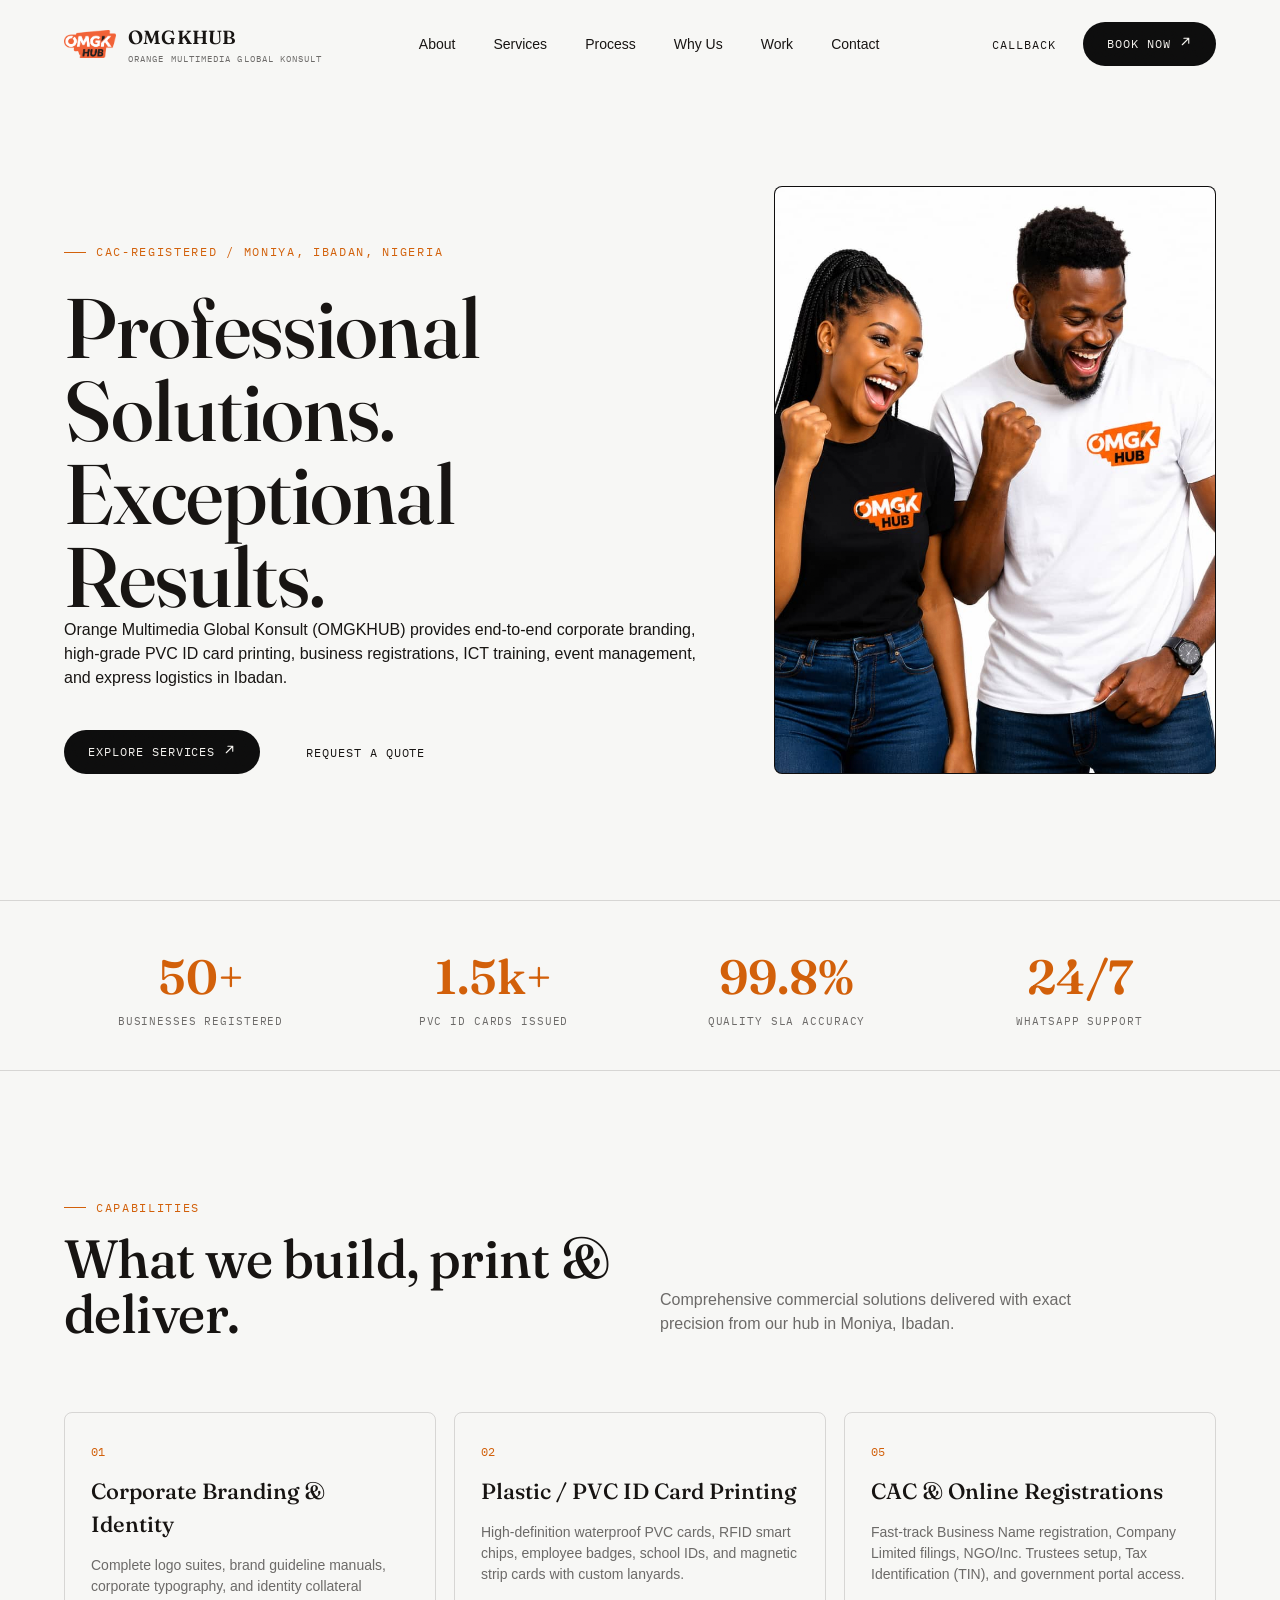
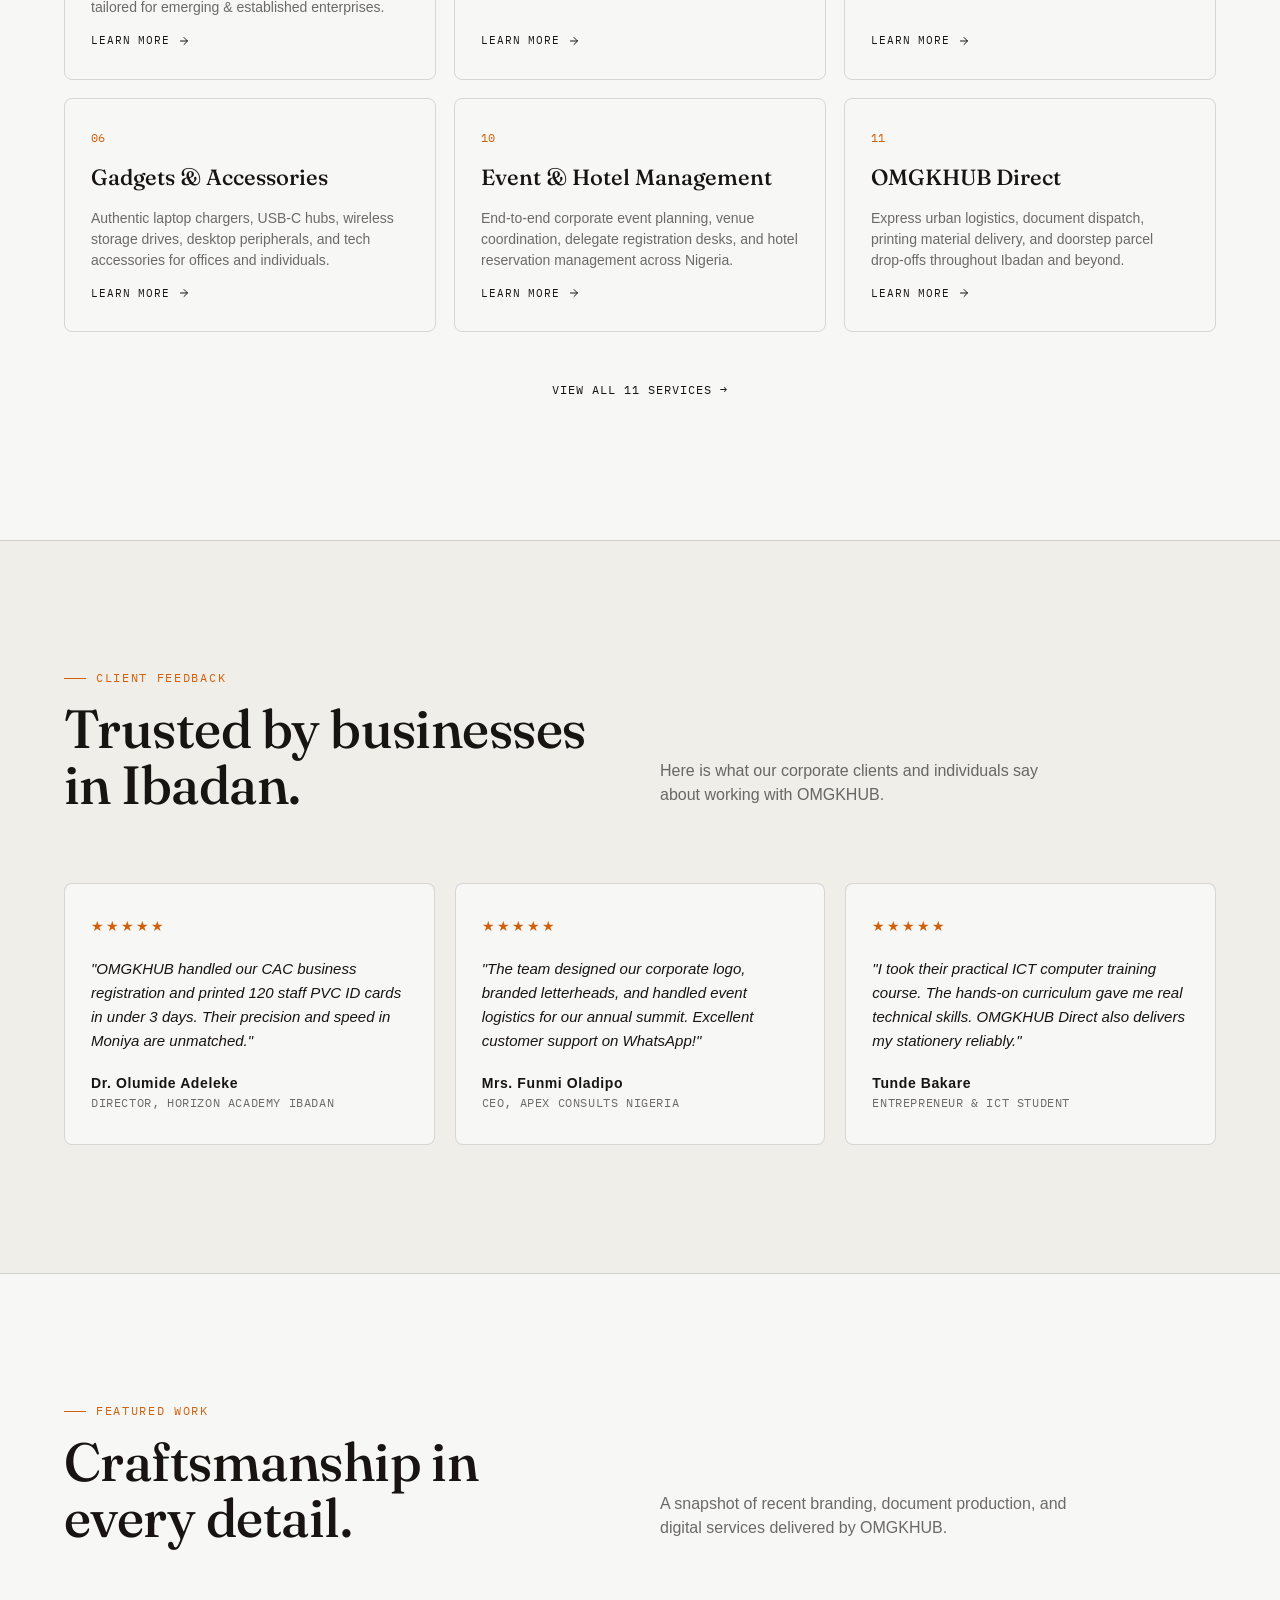
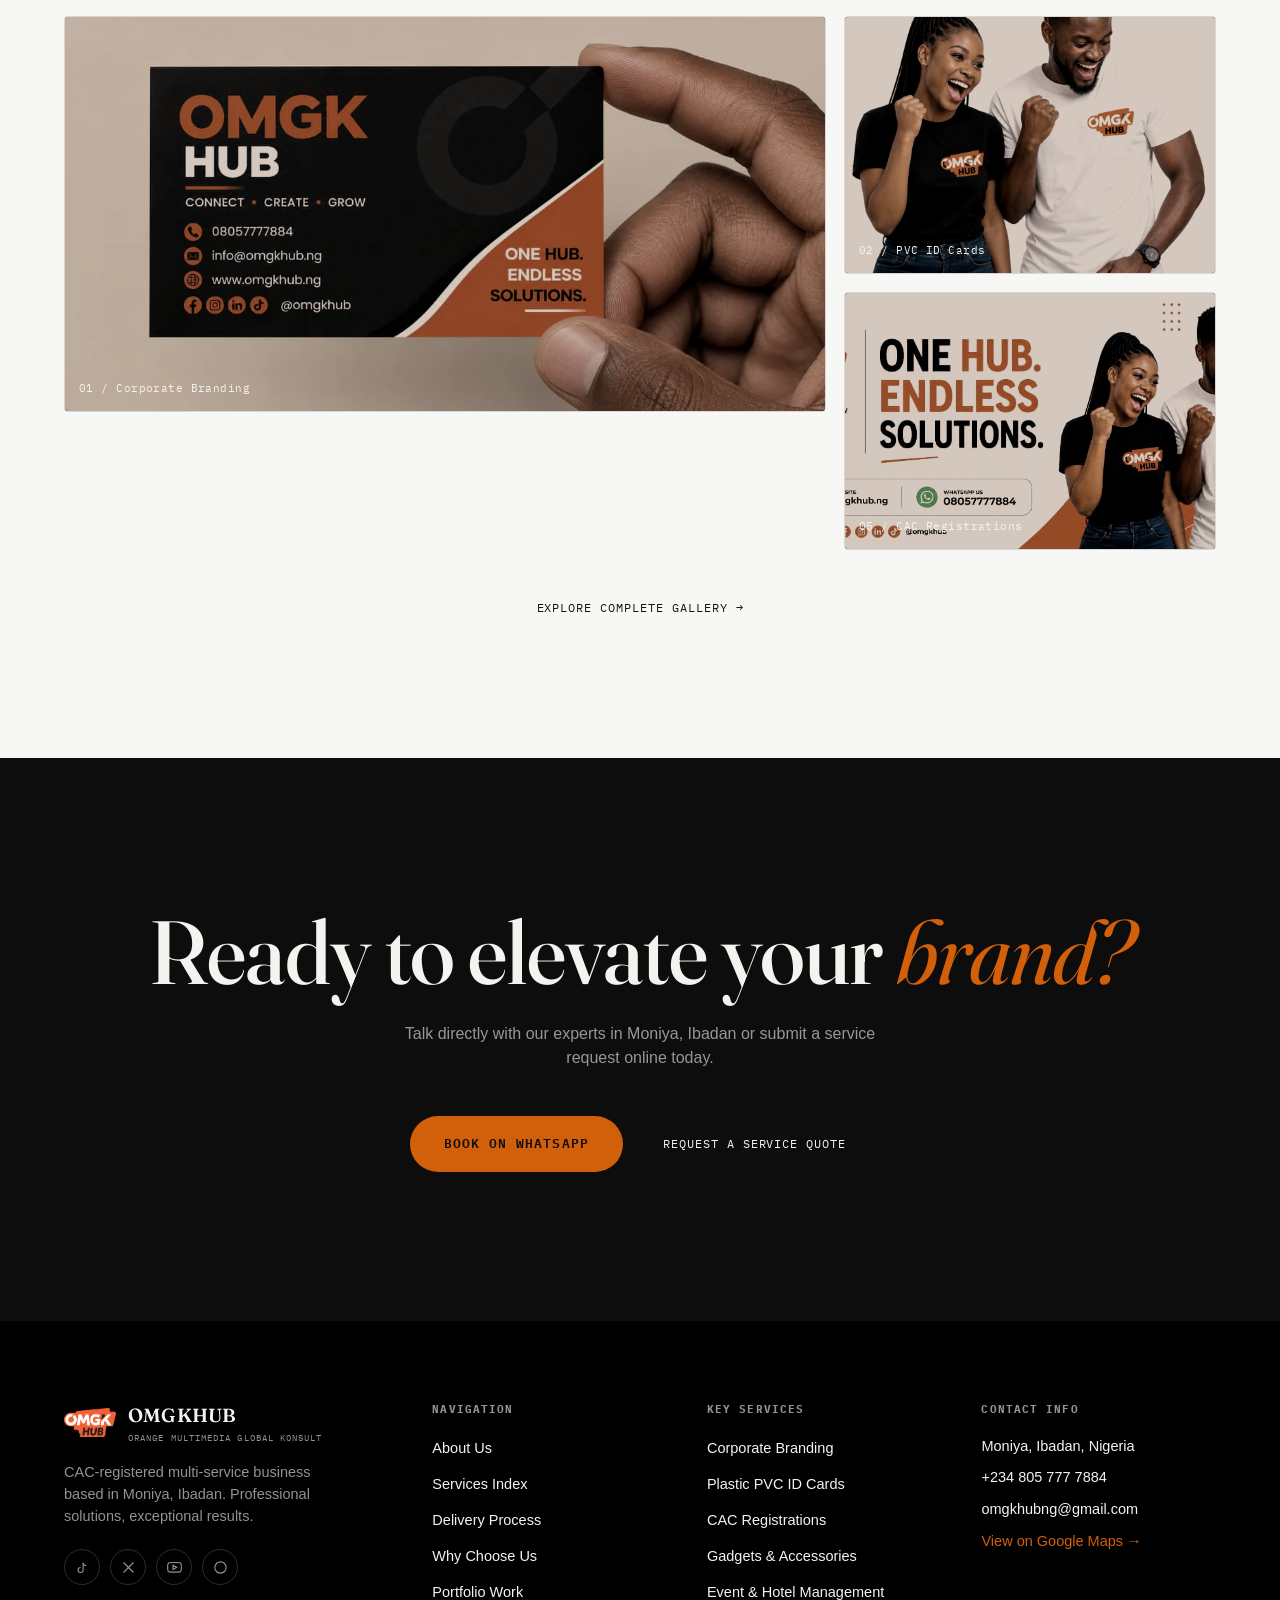
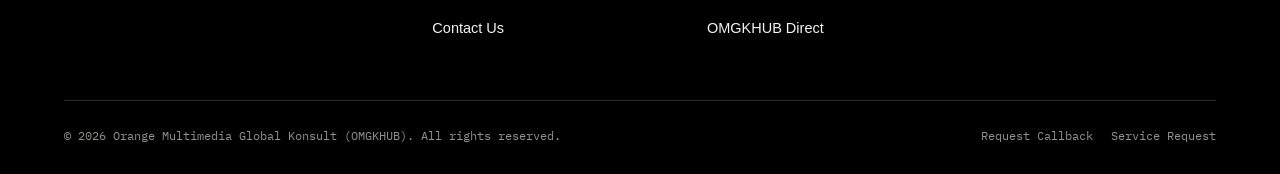
<file: index.html>
<!doctype html>
<html lang="en">
<head>
<meta charset="UTF-8">
<meta name="viewport" content="width=device-width, initial-scale=1.0">
<title>OMGKHUB | Branding, ID Cards, Print, CAC & ICT Training in Ibadan, Nigeria</title>
<meta name="description" content="Orange Multimedia Global Konsult (OMGKHUB) is a CAC-registered, multi-service company in Moniya, Ibadan offering corporate branding, plastic ID cards, graphic design, document services, CAC registration, ICT training, event management and OMGKHUB Direct delivery.">
<meta name="keywords" content="OMGKHUB, Orange Multimedia Global Konsult, corporate branding Ibadan, ID card printing Nigeria, CAC registration Ibadan, event management Ibadan, hotel management Ibadan, OMGKHUB Direct delivery">
<meta name="robots" content="index, follow">
<link rel="canonical" href="https://www.omgkhub.com/index.html">

<meta property="og:type" content="website">
<meta property="og:site_name" content="OMGKHUB">
<meta property="og:title" content="OMGKHUB | Branding, ID Cards, Print, CAC & ICT Training in Ibadan, Nigeria">
<meta property="og:description" content="Orange Multimedia Global Konsult (OMGKHUB) is a CAC-registered, multi-service company in Moniya, Ibadan offering corporate branding, plastic ID cards, graphic design, document services, CAC registration, ICT training, event management and OMGKHUB Direct delivery.">
<meta property="og:image" content="/images/og-cover.jpg">
<meta property="og:url" content="https://www.omgkhub.com/index.html">
<meta property="og:locale" content="en_NG">

<meta name="twitter:card" content="summary_large_image">
<meta name="twitter:title" content="OMGKHUB | Branding, ID Cards, Print, CAC & ICT Training in Ibadan, Nigeria">
<meta name="twitter:description" content="Orange Multimedia Global Konsult (OMGKHUB) is a CAC-registered, multi-service company in Moniya, Ibadan offering corporate branding, plastic ID cards, graphic design, document services, CAC registration, ICT training, event management and OMGKHUB Direct delivery.">
<meta name="twitter:image" content="/images/og-cover.jpg">

<!-- Strictly Favicon Only -->
<link rel="icon" type="image/png" href="images/omgkhub-logo.png">
<link rel="apple-touch-icon" href="images/omgkhub-logo.png">

<script type="application/ld+json">
{
  "@context": "https://schema.org",
  "@type": "ProfessionalService",
  "name": "Orange Multimedia Global Konsult (OMGKHUB)",
  "alternateName": "OMGKHUB",
  "description": "Orange Multimedia Global Konsult (OMGKHUB) is a CAC-registered, multi-service company in Moniya, Ibadan offering corporate branding, plastic ID cards, graphic design, document services, CAC registration, ICT training, event management and OMGKHUB Direct delivery.",
  "slogan": "Professional Solutions... Exceptional Results.",
  "email": "omgkhubng@gmail.com",
  "telephone": "+2348057777884",
  "address": {
    "@type": "PostalAddress",
    "addressLocality": "Moniya, Ibadan",
    "addressRegion": "Oyo State",
    "addressCountry": "NG"
  },
  "areaServed": "NG",
  "priceRange": "$$"
}
</script>

<link rel="preconnect" href="https://fonts.googleapis.com">
<link rel="preconnect" href="https://fonts.gstatic.com" crossorigin>
<link href="https://fonts.googleapis.com/css2?family=Fraunces:ital,opsz,wght@0,9..144,400;0,9..144,600;1,9..144,400&family=IBM+Plex+Mono:wght@400;500;600&display=swap" rel="stylesheet">
<link href="https://api.fontshare.com/v2/css?f[]=general-sans@400,500,600,700&display=swap" rel="stylesheet">
<link rel="stylesheet" href="css/style.css">
</head>
<body>
<a href="#main" class="skip-link">Skip to content</a>
<div class="grain" aria-hidden="true"></div>
<div class="reticle" id="reticle" aria-hidden="true"></div>
<header class="nav" id="nav">
  <a href="index.html" class="brand" aria-label="OMGKHUB, homepage">
    <img class="seal" src="images/omgkhub-logo.png" alt="OMGKHUB logo" width="52" height="29">
    <span>
      <span class="brand-word">OMGKHUB</span>
      <span class="brand-sub">Orange Multimedia Global Konsult</span>
    </span>
  </a>

  <nav class="nav-links" aria-label="Primary">
    <a href="about.html" class="">About</a>
    <a href="services.html" class="">Services</a>
    <a href="process.html" class="">Process</a>
    <a href="why-us.html" class="">Why Us</a>
    <a href="work.html" class="">Work</a>
    <a href="contact.html" class="">Contact</a>
  </nav>

  <div style="display:flex; align-items:center; gap:12px;">
    <button class="btn btn-secondary magnetic" data-magnetic data-open-modal="callbackModal" style="padding:10px 16px; font-size:12px;" aria-label="Request a Callback">
      <span class="btn-label">Callback</span>
    </button>
    <a href="https://wa.me/2348057777884" class="btn btn-primary magnetic" data-magnetic aria-label="Book now on WhatsApp">
      <span class="btn-label">Book Now</span>
      <svg width="13" height="13" viewBox="0 0 24 24" fill="none" aria-hidden="true"><path d="M6 18L18 6M18 6H9M18 6V15" stroke="currentColor" stroke-width="2" stroke-linecap="round" stroke-linejoin="round"/></svg>
    </a>
  </div>

  <button class="nav-toggle" id="navToggle" aria-label="Open menu" aria-expanded="false" aria-controls="mobileMenu">
    <svg width="24" height="24" viewBox="0 0 24 24" fill="none"><path d="M4 7h16M4 12h16M4 17h16" stroke="currentColor" stroke-width="1.6" stroke-linecap="round"/></svg>
  </button>
</header>

<div id="mobileMenu" class="mobile-menu" style="display:none; position:fixed; inset:0; z-index:600; background:var(--ink); color:var(--text-invert); padding:100px 30px; flex-direction:column; gap:26px;">
  <a href="index.html" style="color:var(--orange); font-family:var(--serif); font-size:32px;">Home</a>
  <a href="about.html" style="font-family:var(--serif); font-size:32px;">About</a>
  <a href="services.html" style="font-family:var(--serif); font-size:32px;">Services</a>
  <a href="process.html" style="font-family:var(--serif); font-size:32px;">Process</a>
  <a href="why-us.html" style="font-family:var(--serif); font-size:32px;">Why Us</a>
  <a href="work.html" style="font-family:var(--serif); font-size:32px;">Work</a>
  <a href="contact.html" style="font-family:var(--serif); font-size:32px;">Contact</a>
  <div style="margin-top:20px; display:flex; flex-direction:column; gap:12px;">
    <button class="btn btn-secondary" data-open-modal="callbackModal" style="width:100%; text-align:center;">Request Callback</button>
    <a href="https://wa.me/2348057777884" class="btn btn-primary" style="width:100%; text-align:center;">Book on WhatsApp</a>
  </div>
</div>
<main id="main">

  <!-- HERO SECTION -->
  <section class="hero" id="home" aria-label="Introduction">
    <div class="wrap hero-grid">
      <div>
        <div class="eyebrow hero-kicker">CAC-Registered / Moniya, Ibadan, Nigeria</div>
        <h1>
          <span class="line"><span>Professional Solutions.</span></span>
          <span class="line"><span>Exceptional Results.</span></span>
        </h1>
        <p class="hero-sub">
          Orange Multimedia Global Konsult (OMGKHUB) provides end-to-end corporate branding, high-grade PVC ID card printing, business registrations, ICT training, event management, and express logistics in Ibadan.
        </p>
        <div class="hero-actions">
          <a href="services.html" class="btn btn-primary magnetic" data-magnetic>
            <span>Explore Services</span>
            <svg width="13" height="13" viewBox="0 0 24 24" fill="none" aria-hidden="true"><path d="M6 18L18 6M18 6H9M18 6V15" stroke="currentColor" stroke-width="2" stroke-linecap="round" stroke-linejoin="round"/></svg>
          </a>
          <button class="btn btn-secondary magnetic" data-magnetic data-open-modal="serviceModal">
            <span>Request a Quote</span>
          </button>
        </div>
      </div>

      <div class="hero-frame" style="position:relative; overflow:hidden; border-radius:8px; border:1px solid var(--line);">
        <img src="images/image2.jpeg" alt="OMGKHUB Official Brand Workspace and Operations" style="width:100%; height:100%; object-fit:cover;">
      </div>
    </div>
  </section>

  <!-- KEY STATS STRIP -->
  <section class="sec" style="padding-top:40px; padding-bottom:40px; border-top:1px solid var(--line); border-bottom:1px solid var(--line);">
    <div class="wrap">
      <div style="display:grid; grid-template-columns:repeat(4, 1fr); gap:20px; text-align:center;">
        <div>
          <div style="font-family:var(--serif); font-size:clamp(32px, 4vw, 48px); font-weight:600; color:var(--orange)">50+</div>
          <div style="font-family:var(--mono); font-size:11px; text-transform:uppercase; color:var(--text-dim); letter-spacing:.08em;">Businesses Registered</div>
        </div>
        <div>
          <div style="font-family:var(--serif); font-size:clamp(32px, 4vw, 48px); font-weight:600; color:var(--orange)">1.5k+</div>
          <div style="font-family:var(--mono); font-size:11px; text-transform:uppercase; color:var(--text-dim); letter-spacing:.08em;">PVC ID Cards Issued</div>
        </div>
        <div>
          <div style="font-family:var(--serif); font-size:clamp(32px, 4vw, 48px); font-weight:600; color:var(--orange)">99.8%</div>
          <div style="font-family:var(--mono); font-size:11px; text-transform:uppercase; color:var(--text-dim); letter-spacing:.08em;">Quality SLA Accuracy</div>
        </div>
        <div>
          <div style="font-family:var(--serif); font-size:clamp(32px, 4vw, 48px); font-weight:600; color:var(--orange)">24/7</div>
          <div style="font-family:var(--mono); font-size:11px; text-transform:uppercase; color:var(--text-dim); letter-spacing:.08em;">WhatsApp Support</div>
        </div>
      </div>
    </div>
  </section>

  <!-- SERVICES PREVIEW -->
  <section class="sec" aria-labelledby="serv-h">
    <div class="wrap">
      <div class="sec-head">
        <div class="reveal">
          <div class="eyebrow">Capabilities</div>
          <h2 id="serv-h">What we build, print &amp; deliver.</h2>
        </div>
        <p class="desc reveal">Comprehensive commercial solutions delivered with exact precision from our hub in Moniya, Ibadan.</p>
      </div>

      <div class="teaser-grid reveal">
        <div class="teaser-card">
          <span class="teaser-num">01</span>
          <h3>Corporate Branding &amp; Identity</h3>
          <p>Complete logo suites, brand guideline manuals, corporate typography, and identity collateral tailored for emerging &amp; established enterprises.</p>
          <a href="services.html#service-01" class="teaser-link">Learn More <svg width="12" height="12" viewBox="0 0 24 24" fill="none"><path d="M5 12h14M12 5l7 7-7 7" stroke="currentColor" stroke-width="2" stroke-linecap="round"/></svg></a>
        </div>

        <div class="teaser-card">
          <span class="teaser-num">02</span>
          <h3>Plastic / PVC ID Card Printing</h3>
          <p>High-definition waterproof PVC cards, RFID smart chips, employee badges, school IDs, and magnetic strip cards with custom lanyards.</p>
          <a href="services.html#service-02" class="teaser-link">Learn More <svg width="12" height="12" viewBox="0 0 24 24" fill="none"><path d="M5 12h14M12 5l7 7-7 7" stroke="currentColor" stroke-width="2" stroke-linecap="round"/></svg></a>
        </div>

        <div class="teaser-card">
          <span class="teaser-num">05</span>
          <h3>CAC &amp; Online Registrations</h3>
          <p>Fast-track Business Name registration, Company Limited filings, NGO/Inc. Trustees setup, Tax Identification (TIN), and government portal access.</p>
          <a href="services.html#service-05" class="teaser-link">Learn More <svg width="12" height="12" viewBox="0 0 24 24" fill="none"><path d="M5 12h14M12 5l7 7-7 7" stroke="currentColor" stroke-width="2" stroke-linecap="round"/></svg></a>
        </div>

        <div class="teaser-card">
          <span class="teaser-num">06</span>
          <h3>Gadgets &amp; Accessories</h3>
          <p>Authentic laptop chargers, USB-C hubs, wireless storage drives, desktop peripherals, and tech accessories for offices and individuals.</p>
          <a href="services.html#service-06" class="teaser-link">Learn More <svg width="12" height="12" viewBox="0 0 24 24" fill="none"><path d="M5 12h14M12 5l7 7-7 7" stroke="currentColor" stroke-width="2" stroke-linecap="round"/></svg></a>
        </div>

        <div class="teaser-card">
          <span class="teaser-num">10</span>
          <h3>Event &amp; Hotel Management</h3>
          <p>End-to-end corporate event planning, venue coordination, delegate registration desks, and hotel reservation management across Nigeria.</p>
          <a href="services.html#service-10" class="teaser-link">Learn More <svg width="12" height="12" viewBox="0 0 24 24" fill="none"><path d="M5 12h14M12 5l7 7-7 7" stroke="currentColor" stroke-width="2" stroke-linecap="round"/></svg></a>
        </div>

        <div class="teaser-card">
          <span class="teaser-num">11</span>
          <h3>OMGKHUB Direct</h3>
          <p>Express urban logistics, document dispatch, printing material delivery, and doorstep parcel drop-offs throughout Ibadan and beyond.</p>
          <a href="services.html#service-11" class="teaser-link">Learn More <svg width="12" height="12" viewBox="0 0 24 24" fill="none"><path d="M5 12h14M12 5l7 7-7 7" stroke="currentColor" stroke-width="2" stroke-linecap="round"/></svg></a>
        </div>
      </div>

      <div style="margin-top:36px; text-align:center;">
        <a href="services.html" class="btn btn-secondary">View All 11 Services &rarr;</a>
      </div>
    </div>
  </section>

  <!-- TESTIMONIALS SECTION -->
  <section class="sec" style="background:var(--paper-dim); border-top:1px solid var(--line); border-bottom:1px solid var(--line);" aria-labelledby="testi-h">
    <div class="wrap">
      <div class="sec-head">
        <div class="reveal">
          <div class="eyebrow">Client Feedback</div>
          <h2 id="testi-h">Trusted by businesses in Ibadan.</h2>
        </div>
        <p class="desc reveal">Here is what our corporate clients and individuals say about working with OMGKHUB.</p>
      </div>

      <div class="testi-grid reveal">
        <div class="testi-card">
          <div class="testi-stars">&#9733;&#9733;&#9733;&#9733;&#9733;</div>
          <p class="testi-quote">"OMGKHUB handled our CAC business registration and printed 120 staff PVC ID cards in under 3 days. Their precision and speed in Moniya are unmatched."</p>
          <div class="testi-author">
            <strong>Dr. Olumide Adeleke</strong>
            Director, Horizon Academy Ibadan
          </div>
        </div>

        <div class="testi-card">
          <div class="testi-stars">&#9733;&#9733;&#9733;&#9733;&#9733;</div>
          <p class="testi-quote">"The team designed our corporate logo, branded letterheads, and handled event logistics for our annual summit. Excellent customer support on WhatsApp!"</p>
          <div class="testi-author">
            <strong>Mrs. Funmi Oladipo</strong>
            CEO, Apex Consults Nigeria
          </div>
        </div>

        <div class="testi-card">
          <div class="testi-stars">&#9733;&#9733;&#9733;&#9733;&#9733;</div>
          <p class="testi-quote">"I took their practical ICT computer training course. The hands-on curriculum gave me real technical skills. OMGKHUB Direct also delivers my stationery reliably."</p>
          <div class="testi-author">
            <strong>Tunde Bakare</strong>
            Entrepreneur &amp; ICT Student
          </div>
        </div>
      </div>
    </div>
  </section>

  <!-- PORTFOLIO PREVIEW -->
  <section class="sec" aria-labelledby="work-h">
    <div class="wrap">
      <div class="sec-head">
        <div class="reveal">
          <div class="eyebrow">Featured Work</div>
          <h2 id="work-h">Craftsmanship in every detail.</h2>
        </div>
        <p class="desc reveal">A snapshot of recent branding, document production, and digital services delivered by OMGKHUB.</p>
      </div>

      <div class="work-grid reveal">
        <div class="work-item">
          <div class="work-frame">
            <img src="images/image1.jpeg" alt="Corporate Branding &amp; Print Production">
          </div>
          <span class="work-tag">01 / Corporate Branding</span>
        </div>
        <div class="work-item">
          <div class="work-frame">
            <img src="images/image2.jpeg" alt="PVC ID Card Production">
          </div>
          <span class="work-tag">02 / PVC ID Cards</span>
        </div>
        <div class="work-item">
          <div class="work-frame">
            <img src="images/image3.jpeg" alt="CAC Registrations &amp; Online Portals">
          </div>
          <span class="work-tag">05 / CAC Registrations</span>
        </div>
      </div>

      <div style="margin-top:36px; text-align:center;">
        <a href="work.html" class="btn btn-secondary">Explore Complete Gallery &rarr;</a>
      </div>
    </div>
  </section>

  <!-- CTA STRIP -->
  <section class="cta" aria-labelledby="cta-h">
    <div class="wrap">
      <h2 id="cta-h">Ready to elevate your <em>brand?</em></h2>
      <p class="cta-sub">Talk directly with our experts in Moniya, Ibadan or submit a service request online today.</p>
      <div style="display:flex; justify-content:center; gap:16px; flex-wrap:wrap;">
        <a href="https://wa.me/2348057777884" class="btn btn-primary magnetic" data-magnetic>Book on WhatsApp</a>
        <button class="btn btn-secondary magnetic" data-magnetic data-open-modal="serviceModal" style="background:transparent; color:var(--text-invert); border-color:var(--line-invert);">Request a Service Quote</button>
      </div>
    </div>
  </section>

</main><footer>
  <div class="wrap">
    <div class="foot-top">
      <div class="foot-brand">
        <a href="index.html" class="brand" aria-label="OMGKHUB homepage">
          <img class="seal" src="images/omgkhub-logo.png" alt="OMGKHUB logo" width="52" height="29">
          <span>
            <span class="brand-word" style="color:var(--text-invert)">OMGKHUB</span>
            <span class="brand-sub" style="color:var(--text-invert-dim)">Orange Multimedia Global Konsult</span>
          </span>
        </a>
        <p>CAC-registered multi-service business based in Moniya, Ibadan. Professional solutions, exceptional results.</p>
        <div class="social-row" aria-label="Social Profiles">
          <a class="social-icon" href="https://tiktok.com" aria-label="TikTok" target="_blank" rel="noopener"><svg width="15" height="15" viewBox="0 0 24 24" fill="none" stroke="currentColor" stroke-width="1.8"><path d="M9 12a4 4 0 1 0 4 4V4a5 5 0 0 0 5 5"/></svg></a>
          <a class="social-icon" href="https://x.com" aria-label="X (Twitter)" target="_blank" rel="noopener"><svg width="15" height="15" viewBox="0 0 24 24" fill="none" stroke="currentColor" stroke-width="1.8"><path d="M4 4l16 16M4 20L20 4"/></svg></a>
          <a class="social-icon" href="https://youtube.com" aria-label="YouTube" target="_blank" rel="noopener"><svg width="15" height="15" viewBox="0 0 24 24" fill="none" stroke="currentColor" stroke-width="1.8"><path d="M22.54 6.42a2.78 2.78 0 0 0-1.94-2C18.88 4 12 4 12 4s-6.88 0-8.6.46a2.78 2.78 0 0 0-1.94 2A29 29 0 0 0 1 11.75a29 29 0 0 0 .46 5.33A2.78 2.78 0 0 0 3.4 19c1.72.46 8.6.46 8.6.46s6.88 0 8.6-.46a2.78 2.78 0 0 0 1.94-2 29 29 0 0 0 .46-5.25 29 29 0 0 0-.46-5.33z"/><polygon points="9.75 15.02 15.5 11.75 9.75 8.48 9.75 15.02"/></svg></a>
          <a class="social-icon" href="https://snapchat.com" aria-label="Snapchat" target="_blank" rel="noopener"><svg width="15" height="15" viewBox="0 0 24 24" fill="none" stroke="currentColor" stroke-width="1.8"><circle cx="12" cy="12" r="9"/></svg></a>
        </div>
      </div>

      <div class="foot-col">
        <h4>Navigation</h4>
        <ul>
          <li><a href="about.html">About Us</a></li>
          <li><a href="services.html">Services Index</a></li>
          <li><a href="process.html">Delivery Process</a></li>
          <li><a href="why-us.html">Why Choose Us</a></li>
          <li><a href="work.html">Portfolio Work</a></li>
          <li><a href="contact.html">Contact Us</a></li>
        </ul>
      </div>

      <div class="foot-col">
        <h4>Key Services</h4>
        <ul>
          <li><a href="services.html#service-01">Corporate Branding</a></li>
          <li><a href="services.html#service-02">Plastic PVC ID Cards</a></li>
          <li><a href="services.html#service-05">CAC Registrations</a></li>
          <li><a href="services.html#service-06">Gadgets & Accessories</a></li>
          <li><a href="services.html#service-10">Event & Hotel Management</a></li>
          <li><a href="services.html#service-11">OMGKHUB Direct</a></li>
        </ul>
      </div>

      <div class="foot-col">
        <h4>Contact Info</h4>
        <address style="display:flex; flex-direction:column; gap:10px; font-size:14.5px;">
          <span>Moniya, Ibadan, Nigeria</span>
          <a href="tel:+2348057777884">+234 805 777 7884</a>
          <a href="mailto:omgkhubng@gmail.com">omgkhubng@gmail.com</a>
          <a href="https://maps.google.com/?q=Moniya,+Ibadan,+Nigeria" target="_blank" rel="noopener" style="color:var(--orange)">View on Google Maps &rarr;</a>
        </address>
      </div>
    </div>

    <div class="foot-bottom">
      <span>&copy; <span id="year">2026</span> Orange Multimedia Global Konsult (OMGKHUB). All rights reserved.</span>
      <div style="display:flex; gap:18px;">
        <a href="#" data-open-modal="callbackModal">Request Callback</a>
        <a href="contact.html">Service Request</a>
      </div>
    </div>
  </div>
</footer>

<!-- Callback Request Modal -->
<div id="callbackModal" class="modal-overlay" aria-hidden="true">
  <div class="modal-backdrop"></div>
  <div class="modal-content">
    <button class="modal-close" aria-label="Close modal">&times;</button>
    <div style="margin-bottom:20px;">
      <div class="eyebrow">Quick Contact</div>
      <h3 style="font-family:var(--serif); font-size:24px; margin-top:6px;">Request a Callback</h3>
      <p style="font-size:14px; color:var(--text-dim); margin-top:4px;">Leave your name and phone number. Our team in Ibadan will call you back promptly.</p>
    </div>
    <form name="callback" method="POST" data-netlify="true" data-netlify-honeypot="bot-field">
      <input type="hidden" name="form-name" value="callback">
      <p class="honey" style="display:none;"><label>Don't fill this out if you're human: <input name="bot-field" /></label></p>
      <div class="field">
        <label for="cb-name">Your Name</label>
        <input type="text" id="cb-name" name="name" placeholder="e.g. Adebayo Johnson" required>
      </div>
      <div class="field">
        <label for="cb-phone">Phone / WhatsApp Number</label>
        <input type="tel" id="cb-phone" name="phone" placeholder="+234 800 000 0000" required>
      </div>
      <div class="field">
        <label for="cb-service">Service Interested In</label>
        <select id="cb-service" name="service">
          <option value="General Inquiry">General Inquiry</option>
          <option value="Corporate Branding">Corporate Branding & Identity</option>
          <option value="PVC ID Cards">Plastic / PVC ID Cards</option>
          <option value="CAC Registration">CAC & Online Registrations</option>
          <option value="Gadgets">Gadgets & Accessories</option>
          <option value="Event & Hotel Management">Event & Hotel Management</option>
          <option value="OMGKHUB Direct">OMGKHUB Direct Delivery</option>
        </select>
      </div>
      <button type="submit" class="btn btn-primary" style="width:100%; justify-content:center; padding:14px;">Request Callback Now</button>
    </form>
  </div>
</div>

<!-- Service Request Modal -->
<div id="serviceModal" class="modal-overlay" aria-hidden="true">
  <div class="modal-backdrop"></div>
  <div class="modal-content">
    <button class="modal-close" aria-label="Close modal">&times;</button>
    <div style="margin-bottom:20px;">
      <div class="eyebrow">Order & Booking</div>
      <h3 style="font-family:var(--serif); font-size:24px; margin-top:6px;">Service Request Form</h3>
      <p style="font-size:14px; color:var(--text-dim); margin-top:4px;">Specify your requirements and get a custom quote within hours.</p>
    </div>
    <form name="service-request-modal" method="POST" data-netlify="true" data-netlify-honeypot="bot-field">
      <input type="hidden" name="form-name" value="service-request-modal">
      <p class="honey" style="display:none;"><label>Don't fill this out if you're human: <input name="bot-field" /></label></p>
      <div class="form-row">
        <div class="field">
          <label for="sr-name">Full Name</label>
          <input type="text" id="sr-name" name="name" required>
        </div>
        <div class="field">
          <label for="sr-phone">Phone / WhatsApp</label>
          <input type="tel" id="sr-phone" name="phone" required>
        </div>
      </div>
      <div class="field">
        <label for="sr-email">Email Address</label>
        <input type="email" id="sr-email" name="email" required>
      </div>
      <div class="field">
        <label for="sr-service">Required Service</label>
        <select id="sr-service" name="service" required>
          <option value="Corporate Branding">01. Corporate Branding & Identity Design</option>
          <option value="Plastic PVC ID Cards">02. Plastic / PVC ID Card Printing</option>
          <option value="Graphic Design & Printing">03. Graphic Design & High-Volume Printing</option>
          <option value="Document Processing">04. Document Processing & Secretariat Services</option>
          <option value="CAC & Online Registrations">05. CAC & Online Registrations</option>
          <option value="Gadgets & Accessories">06. Gadgets & Accessories</option>
          <option value="CV Writing">07. Professional CV Writing & Resume Enhancement</option>
          <option value="Practical ICT Training">08. Practical ICT & Digital Skills Training</option>
          <option value="FinTech Account Support">09. FinTech Services - Account Opening Support</option>
          <option value="Event & Hotel Management">10. Event and Hotel Management Services</option>
          <option value="OMGKHUB Direct">11. OMGKHUB Direct (Logistics & Express Delivery)</option>
        </select>
      </div>
      <div class="field">
        <label for="sr-details">Project / Order Details</label>
        <textarea id="sr-details" name="details" placeholder="Describe scope, quantity, deadlines, or specific preferences..." required></textarea>
      </div>
      <button type="submit" class="btn btn-primary" style="width:100%; justify-content:center; padding:14px;">Submit Service Request</button>
    </form>
  </div>
</div>
<script src="js/main.js"></script>
</body>
</html>
</file>
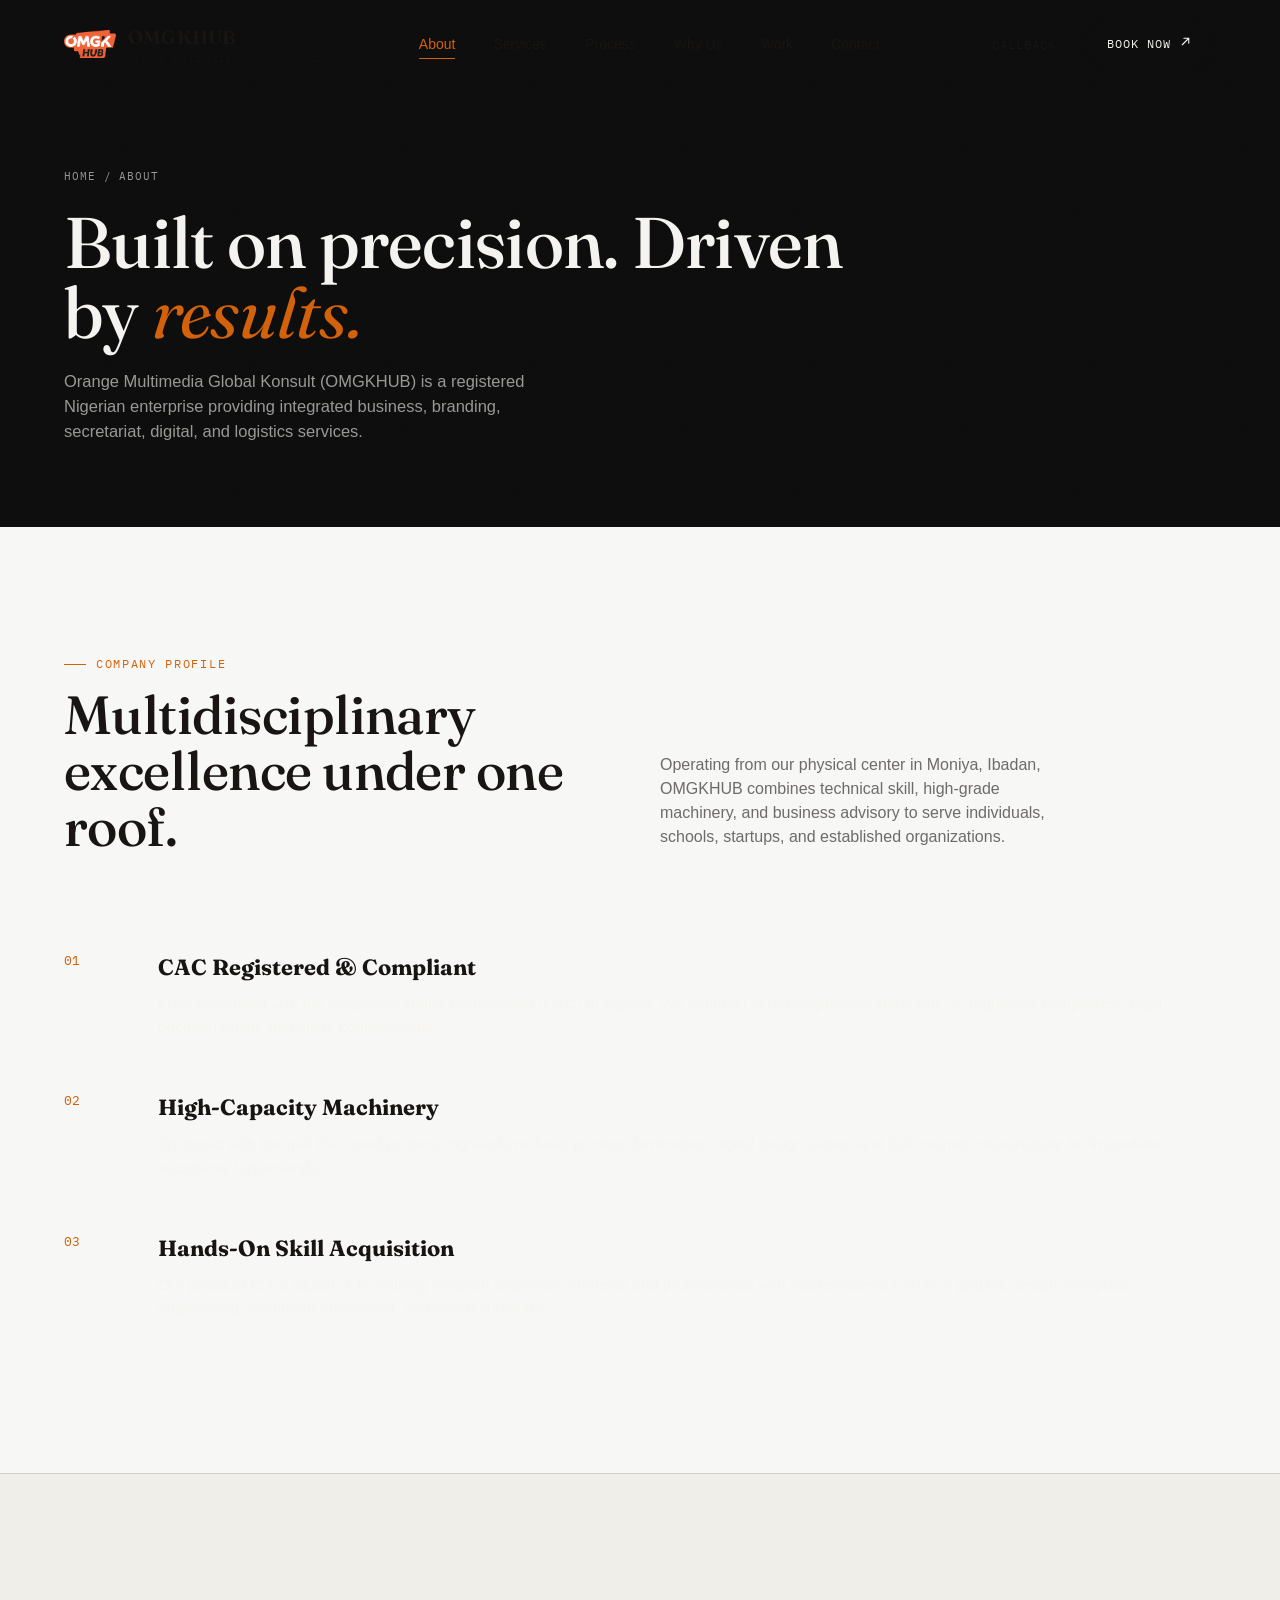
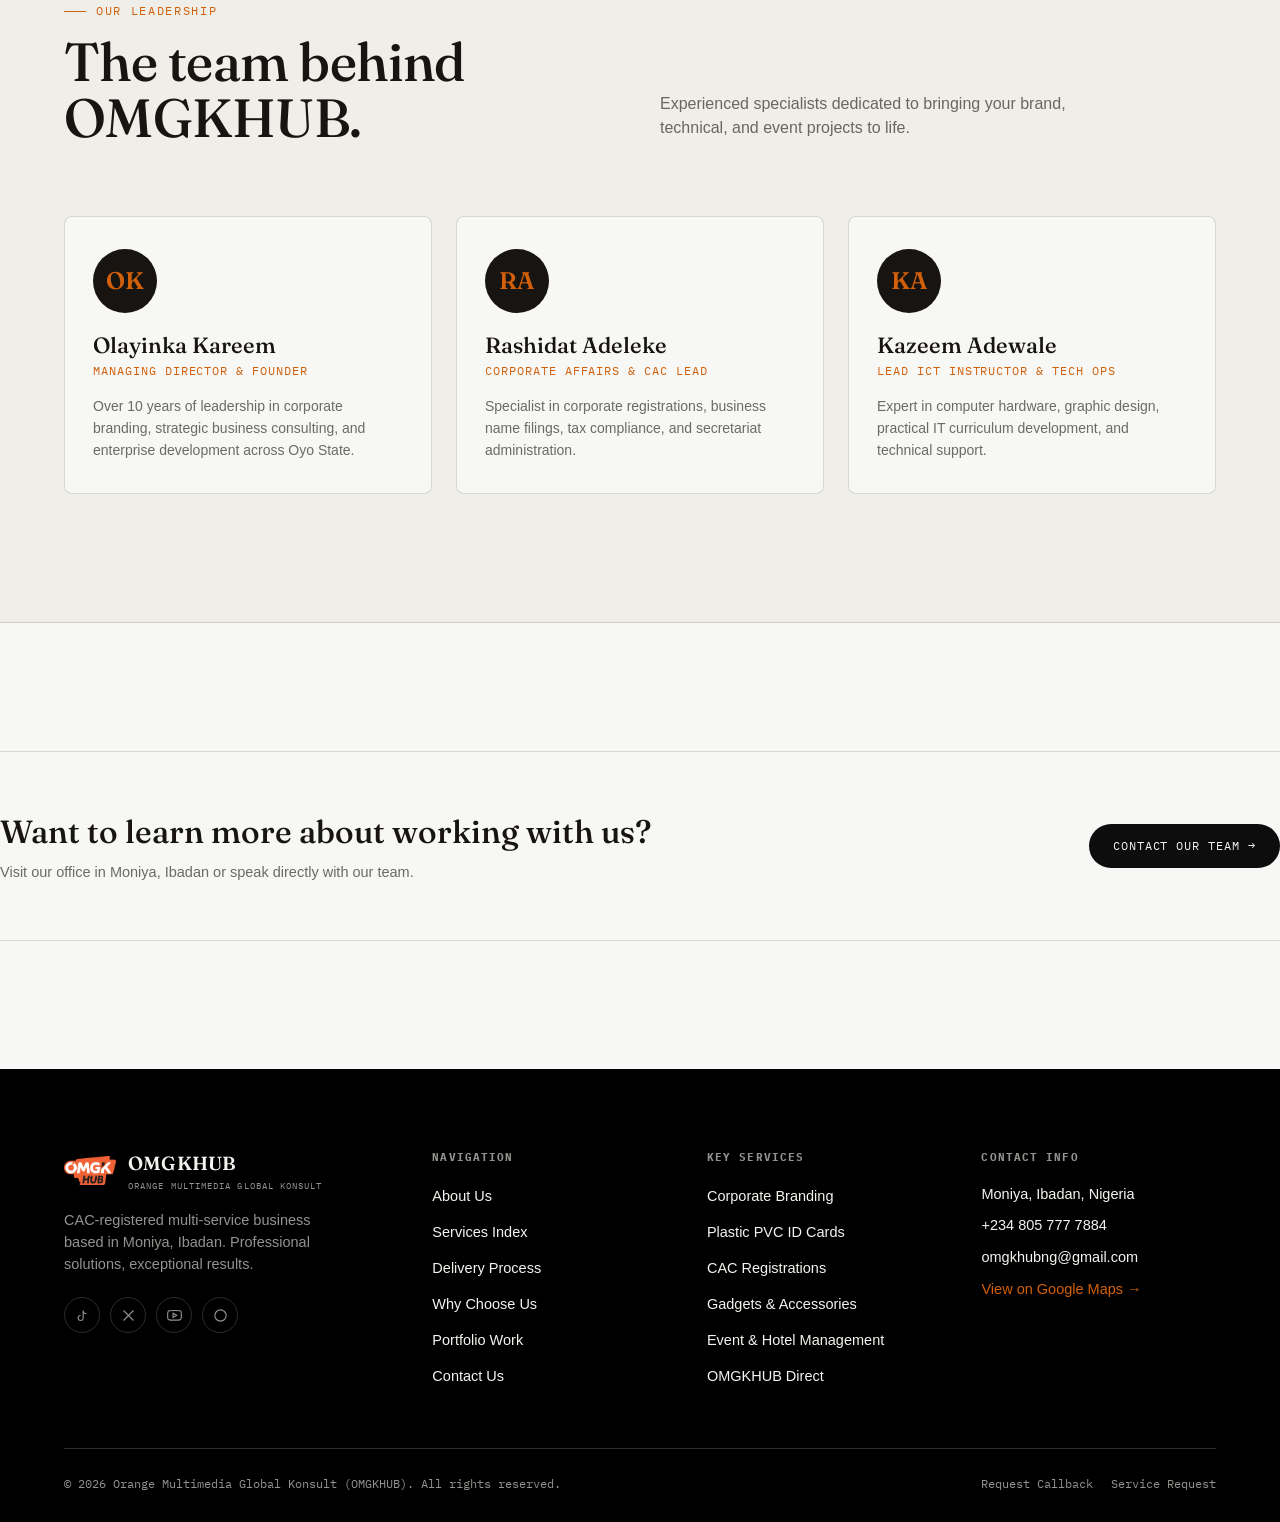
<file: about.html>
<!doctype html>
<html lang="en">

<head>
  <meta charset="UTF-8">
  <meta name="viewport" content="width=device-width, initial-scale=1.0">
  <title>About OMGKHUB | Our Mission, Leadership & Track Record in Ibadan</title>
  <meta name="description"
    content="Learn about Orange Multimedia Global Konsult (OMGKHUB) — a CAC-registered multi-service enterprise based in Moniya, Ibadan offering branding, printing, CAC filings, ICT training and event services.">
  <meta name="keywords"
    content="OMGKHUB, Orange Multimedia Global Konsult, corporate branding Ibadan, ID card printing Nigeria, CAC registration Ibadan, event management Ibadan, hotel management Ibadan, OMGKHUB Direct delivery">
  <meta name="robots" content="index, follow">
  <link rel="canonical" href="https://www.omgkhub.com/about.html">

  <meta property="og:type" content="website">
  <meta property="og:site_name" content="OMGKHUB">
  <meta property="og:title" content="About OMGKHUB | Our Mission, Leadership & Track Record in Ibadan">
  <meta property="og:description"
    content="Learn about Orange Multimedia Global Konsult (OMGKHUB) — a CAC-registered multi-service enterprise based in Moniya, Ibadan offering branding, printing, CAC filings, ICT training and event services.">
  <meta property="og:image" content="/images/og-cover.jpg">
  <meta property="og:url" content="https://www.omgkhub.com/about.html">
  <meta property="og:locale" content="en_NG">

  <meta name="twitter:card" content="summary_large_image">
  <meta name="twitter:title" content="About OMGKHUB | Our Mission, Leadership & Track Record in Ibadan">
  <meta name="twitter:description"
    content="Learn about Orange Multimedia Global Konsult (OMGKHUB) — a CAC-registered multi-service enterprise based in Moniya, Ibadan offering branding, printing, CAC filings, ICT training and event services.">
  <meta name="twitter:image" content="/images/og-cover.jpg">

  <!-- Strictly Favicon Only -->
  <link rel="icon" type="image/png" href="images/omgkhub-logo.png">
  <link rel="apple-touch-icon" href="images/omgkhub-logo.png">

  <script type="application/ld+json">
{
  "@context": "https://schema.org",
  "@type": "ProfessionalService",
  "name": "Orange Multimedia Global Konsult (OMGKHUB)",
  "alternateName": "OMGKHUB",
  "description": "Learn about Orange Multimedia Global Konsult (OMGKHUB) — a CAC-registered multi-service enterprise based in Moniya, Ibadan offering branding, printing, CAC filings, ICT training and event services.",
  "slogan": "Professional Solutions... Exceptional Results.",
  "email": "omgkhubng@gmail.com",
  "telephone": "+2348057777884",
  "address": {
    "@type": "PostalAddress",
    "addressLocality": "Moniya, Ibadan",
    "addressRegion": "Oyo State",
    "addressCountry": "NG"
  },
  "areaServed": "NG",
  "priceRange": "$$"
}
</script>

  <link rel="preconnect" href="https://fonts.googleapis.com">
  <link rel="preconnect" href="https://fonts.gstatic.com" crossorigin>
  <link
    href="https://fonts.googleapis.com/css2?family=Fraunces:ital,opsz,wght@0,9..144,400;0,9..144,600;1,9..144,400&family=IBM+Plex+Mono:wght@400;500;600&display=swap"
    rel="stylesheet">
  <link href="https://api.fontshare.com/v2/css?f[]=general-sans@400,500,600,700&display=swap" rel="stylesheet">
  <link rel="stylesheet" href="css/style.css">
</head>

<body>
  <a href="#main" class="skip-link">Skip to content</a>
  <div class="grain" aria-hidden="true"></div>
  <div class="reticle" id="reticle" aria-hidden="true"></div>
  <header class="nav" id="nav">
    <a href="index.html" class="brand" aria-label="OMGKHUB, homepage">
      <img class="seal" src="images/omgkhub-logo.png" alt="OMGKHUB logo" width="52" height="29">
      <span>
        <span class="brand-word">OMGKHUB</span>
        <span class="brand-sub">Orange Multimedia Global Konsult</span>
      </span>
    </a>

    <nav class="nav-links" aria-label="Primary">
      <a href="about.html" class="active">About</a>
      <a href="services.html" class="">Services</a>
      <a href="process.html" class="">Process</a>
      <a href="why-us.html" class="">Why Us</a>
      <a href="work.html" class="">Work</a>
      <a href="contact.html" class="">Contact</a>
    </nav>

    <div style="display:flex; align-items:center; gap:12px;">
      <button class="btn btn-secondary magnetic" data-magnetic data-open-modal="callbackModal"
        style="padding:10px 16px; font-size:12px;" aria-label="Request a Callback">
        <span class="btn-label">Callback</span>
      </button>
      <a href="https://wa.me/2348057777884" class="btn btn-primary magnetic" data-magnetic
        aria-label="Book now on WhatsApp">
        <span class="btn-label">Book Now</span>
        <svg width="13" height="13" viewBox="0 0 24 24" fill="none" aria-hidden="true">
          <path d="M6 18L18 6M18 6H9M18 6V15" stroke="currentColor" stroke-width="2" stroke-linecap="round"
            stroke-linejoin="round" />
        </svg>
      </a>
    </div>

    <button class="nav-toggle" id="navToggle" aria-label="Open menu" aria-expanded="false" aria-controls="mobileMenu">
      <svg width="24" height="24" viewBox="0 0 24 24" fill="none">
        <path d="M4 7h16M4 12h16M4 17h16" stroke="currentColor" stroke-width="1.6" stroke-linecap="round" />
      </svg>
    </button>
  </header>

  <div id="mobileMenu" class="mobile-menu"
    style="display:none; position:fixed; inset:0; z-index:600; background:var(--ink); color:var(--text-invert); padding:100px 30px; flex-direction:column; gap:26px;">
    <a href="index.html" style="font-family:var(--serif); font-size:32px;">Home</a>
    <a href="about.html" style="color:var(--orange); font-family:var(--serif); font-size:32px;">About</a>
    <a href="services.html" style="font-family:var(--serif); font-size:32px;">Services</a>
    <a href="process.html" style="font-family:var(--serif); font-size:32px;">Process</a>
    <a href="why-us.html" style="font-family:var(--serif); font-size:32px;">Why Us</a>
    <a href="work.html" style="font-family:var(--serif); font-size:32px;">Work</a>
    <a href="contact.html" style="font-family:var(--serif); font-size:32px;">Contact</a>
    <div style="margin-top:20px; display:flex; flex-direction:column; gap:12px;">
      <button class="btn btn-secondary" data-open-modal="callbackModal" style="width:100%; text-align:center;">Request
        Callback</button>
      <a href="https://wa.me/2348057777884" class="btn btn-primary" style="width:100%; text-align:center;">Book on
        WhatsApp</a>
    </div>
  </div>
  <main id="main">
    <section class="page-hero">
      <div class="wrap">
        <div class="breadcrumb">
          <a href="index.html">Home</a> <span>/</span> <span>About</span>
        </div>
        <h1>Built on precision. Driven by <em>results.</em></h1>
        <p class="page-sub">Orange Multimedia Global Konsult (OMGKHUB) is a registered Nigerian enterprise providing
          integrated business, branding, secretariat, digital, and logistics services.</p>
      </div>
    </section>

    <section class="sec">
      <div class="wrap">
        <div class="sec-head">
          <div class="reveal">
            <div class="eyebrow">Company Profile</div>
            <h2>Multidisciplinary excellence under one roof.</h2>
          </div>
          <p class="desc reveal">Operating from our physical center in Moniya, Ibadan, OMGKHUB combines technical skill,
            high-grade machinery, and business advisory to serve individuals, schools, startups, and established
            organizations.</p>
        </div>

        <div class="exec-list reveal">
          <div class="exec-item">
            <span class="exec-num">01</span>
            <div>
              <h3 style="font-family:var(--serif); font-size:22px; margin-bottom:8px;">CAC Registered &amp; Compliant
              </h3>
              <p>Fully accredited with the Corporate Affairs Commission (CAC) of Nigeria. We maintain zero-compromise
                standards on regulatory compliance, legal documentation, and client confidentiality.</p>
            </div>
          </div>
          <div class="exec-item">
            <span class="exec-num">02</span>
            <div>
              <h3 style="font-family:var(--serif); font-size:22px; margin-bottom:8px;">High-Capacity Machinery</h3>
              <p>Equipped with thermal PVC card printers, high-volume laser printers, laminators, digital design suites,
                and fast internet infrastructure for immediate secretariat turnarounds.</p>
            </div>
          </div>
          <div class="exec-item">
            <span class="exec-num">03</span>
            <div>
              <h3 style="font-family:var(--serif); font-size:22px; margin-bottom:8px;">Hands-On Skill Acquisition</h3>
              <p>Our practical ICT &amp; digital skills training program empowers students and professionals with
                market-relevant skills in graphic design, computer engineering, document processing, and web technology.
              </p>
            </div>
          </div>
        </div>
      </div>
    </section>

    <!-- TEAM SECTION -->
    <section class="sec"
      style="background:var(--paper-dim); border-top:1px solid var(--line); border-bottom:1px solid var(--line);">
      <div class="wrap">
        <div class="sec-head">
          <div class="reveal">
            <div class="eyebrow">Our Leadership</div>
            <h2>The team behind OMGKHUB.</h2>
          </div>
          <p class="desc reveal">Experienced specialists dedicated to bringing your brand, technical, and event projects
            to life.</p>
        </div>

        <div class="team-grid reveal">
          <div class="team-card">
            <div class="team-avatar">OK</div>
            <div>
              <h3 class="team-name">Olayinka Kareem</h3>
              <div class="team-role">Managing Director &amp; Founder</div>
            </div>
            <p class="team-bio">Over 10 years of leadership in corporate branding, strategic business consulting, and
              enterprise development across Oyo State.</p>
          </div>

          <div class="team-card">
            <div class="team-avatar">RA</div>
            <div>
              <h3 class="team-name">Rashidat Adeleke</h3>
              <div class="team-role">Corporate Affairs &amp; CAC Lead</div>
            </div>
            <p class="team-bio">Specialist in corporate registrations, business name filings, tax compliance, and
              secretariat administration.</p>
          </div>

          <div class="team-card">
            <div class="team-avatar">KA</div>
            <div>
              <h3 class="team-name">Kazeem Adewale</h3>
              <div class="team-role">Lead ICT Instructor &amp; Tech Ops</div>
            </div>
            <p class="team-bio">Expert in computer hardware, graphic design, practical IT curriculum development, and
              technical support.</p>
          </div>
        </div>
      </div>
    </section>

    <section class="sec">
      <div class="wrap mini-cta">
        <div>
          <h3>Want to learn more about working with us?</h3>
          <p>Visit our office in Moniya, Ibadan or speak directly with our team.</p>
        </div>
        <a href="contact.html" class="btn btn-primary">Contact Our Team &rarr;</a>
      </div>
    </section>
  </main>
  <footer>
    <div class="wrap">
      <div class="foot-top">
        <div class="foot-brand">
          <a href="index.html" class="brand" aria-label="OMGKHUB homepage">
            <img class="seal" src="images/omgkhub-logo.png" alt="OMGKHUB logo" width="52" height="29">
            <span>
              <span class="brand-word" style="color:var(--text-invert)">OMGKHUB</span>
              <span class="brand-sub" style="color:var(--text-invert-dim)">Orange Multimedia Global Konsult</span>
            </span>
          </a>
          <p>CAC-registered multi-service business based in Moniya, Ibadan. Professional solutions, exceptional results.
          </p>
          <div class="social-row" aria-label="Social Profiles">
            <a class="social-icon" href="https://tiktok.com" aria-label="TikTok" target="_blank" rel="noopener"><svg
                width="15" height="15" viewBox="0 0 24 24" fill="none" stroke="currentColor" stroke-width="1.8">
                <path d="M9 12a4 4 0 1 0 4 4V4a5 5 0 0 0 5 5" />
              </svg></a>
            <a class="social-icon" href="https://x.com" aria-label="X (Twitter)" target="_blank" rel="noopener"><svg
                width="15" height="15" viewBox="0 0 24 24" fill="none" stroke="currentColor" stroke-width="1.8">
                <path d="M4 4l16 16M4 20L20 4" />
              </svg></a>
            <a class="social-icon" href="https://youtube.com" aria-label="YouTube" target="_blank" rel="noopener"><svg
                width="15" height="15" viewBox="0 0 24 24" fill="none" stroke="currentColor" stroke-width="1.8">
                <path
                  d="M22.54 6.42a2.78 2.78 0 0 0-1.94-2C18.88 4 12 4 12 4s-6.88 0-8.6.46a2.78 2.78 0 0 0-1.94 2A29 29 0 0 0 1 11.75a29 29 0 0 0 .46 5.33A2.78 2.78 0 0 0 3.4 19c1.72.46 8.6.46 8.6.46s6.88 0 8.6-.46a2.78 2.78 0 0 0 1.94-2 29 29 0 0 0 .46-5.25 29 29 0 0 0-.46-5.33z" />
                <polygon points="9.75 15.02 15.5 11.75 9.75 8.48 9.75 15.02" />
              </svg></a>
            <a class="social-icon" href="https://snapchat.com" aria-label="Snapchat" target="_blank" rel="noopener"><svg
                width="15" height="15" viewBox="0 0 24 24" fill="none" stroke="currentColor" stroke-width="1.8">
                <circle cx="12" cy="12" r="9" />
              </svg></a>
          </div>
        </div>

        <div class="foot-col">
          <h4>Navigation</h4>
          <ul>
            <li><a href="about.html">About Us</a></li>
            <li><a href="services.html">Services Index</a></li>
            <li><a href="process.html">Delivery Process</a></li>
            <li><a href="why-us.html">Why Choose Us</a></li>
            <li><a href="work.html">Portfolio Work</a></li>
            <li><a href="contact.html">Contact Us</a></li>
          </ul>
        </div>

        <div class="foot-col">
          <h4>Key Services</h4>
          <ul>
            <li><a href="services.html#service-01">Corporate Branding</a></li>
            <li><a href="services.html#service-02">Plastic PVC ID Cards</a></li>
            <li><a href="services.html#service-05">CAC Registrations</a></li>
            <li><a href="services.html#service-06">Gadgets & Accessories</a></li>
            <li><a href="services.html#service-10">Event & Hotel Management</a></li>
            <li><a href="services.html#service-11">OMGKHUB Direct</a></li>
          </ul>
        </div>

        <div class="foot-col">
          <h4>Contact Info</h4>
          <address style="display:flex; flex-direction:column; gap:10px; font-size:14.5px;">
            <span>Moniya, Ibadan, Nigeria</span>
            <a href="tel:+2348057777884">+234 805 777 7884</a>
            <a href="mailto:omgkhubng@gmail.com">omgkhubng@gmail.com</a>
            <a href="https://maps.google.com/?q=Moniya,+Ibadan,+Nigeria" target="_blank" rel="noopener"
              style="color:var(--orange)">View on Google Maps &rarr;</a>
          </address>
        </div>
      </div>

      <div class="foot-bottom">
        <span>&copy; <span id="year">2026</span> Orange Multimedia Global Konsult (OMGKHUB). All rights reserved.</span>
        <div style="display:flex; gap:18px;">
          <a href="#" data-open-modal="callbackModal">Request Callback</a>
          <a href="contact.html">Service Request</a>
        </div>
      </div>
    </div>
  </footer>

  <!-- Callback Request Modal -->
  <div id="callbackModal" class="modal-overlay" aria-hidden="true">
    <div class="modal-backdrop"></div>
    <div class="modal-content">
      <button class="modal-close" aria-label="Close modal">&times;</button>
      <div style="margin-bottom:20px;">
        <div class="eyebrow">Quick Contact</div>
        <h3 style="font-family:var(--serif); font-size:24px; margin-top:6px;">Request a Callback</h3>
        <p style="font-size:14px; color:var(--text-dim); margin-top:4px;">Leave your name and phone number. Our team in
          Ibadan will call you back promptly.</p>
      </div>
      <form name="callback" method="POST" data-netlify="true" data-netlify-honeypot="bot-field">
        <input type="hidden" name="form-name" value="callback">
        <p class="honey" style="display:none;"><label>Don't fill this out if you're human: <input
              name="bot-field" /></label></p>
        <div class="field">
          <label for="cb-name">Your Name</label>
          <input type="text" id="cb-name" name="name" placeholder="e.g. Adebayo Johnson" required>
        </div>
        <div class="field">
          <label for="cb-phone">Phone / WhatsApp Number</label>
          <input type="tel" id="cb-phone" name="phone" placeholder="+234 800 000 0000" required>
        </div>
        <div class="field">
          <label for="cb-service">Service Interested In</label>
          <select id="cb-service" name="service">
            <option value="General Inquiry">General Inquiry</option>
            <option value="Corporate Branding">Corporate Branding & Identity</option>
            <option value="PVC ID Cards">Plastic / PVC ID Cards</option>
            <option value="CAC Registration">CAC & Online Registrations</option>
            <option value="Gadgets">Gadgets & Accessories</option>
            <option value="Event & Hotel Management">Event & Hotel Management</option>
            <option value="OMGKHUB Direct">OMGKHUB Direct Delivery</option>
          </select>
        </div>
        <button type="submit" class="btn btn-primary" style="width:100%; justify-content:center; padding:14px;">Request
          Callback Now</button>
      </form>
    </div>
  </div>

  <!-- Service Request Modal -->
  <div id="serviceModal" class="modal-overlay" aria-hidden="true">
    <div class="modal-backdrop"></div>
    <div class="modal-content">
      <button class="modal-close" aria-label="Close modal">&times;</button>
      <div style="margin-bottom:20px;">
        <div class="eyebrow">Order & Booking</div>
        <h3 style="font-family:var(--serif); font-size:24px; margin-top:6px;">Service Request Form</h3>
        <p style="font-size:14px; color:var(--text-dim); margin-top:4px;">Specify your requirements and get a custom
          quote within hours.</p>
      </div>
      <form name="service-request-modal" method="POST" data-netlify="true" data-netlify-honeypot="bot-field">
        <input type="hidden" name="form-name" value="service-request-modal">
        <p class="honey" style="display:none;"><label>Don't fill this out if you're human: <input
              name="bot-field" /></label></p>
        <div class="form-row">
          <div class="field">
            <label for="sr-name">Full Name</label>
            <input type="text" id="sr-name" name="name" required>
          </div>
          <div class="field">
            <label for="sr-phone">Phone / WhatsApp</label>
            <input type="tel" id="sr-phone" name="phone" required>
          </div>
        </div>
        <div class="field">
          <label for="sr-email">Email Address</label>
          <input type="email" id="sr-email" name="email" required>
        </div>
        <div class="field">
          <label for="sr-service">Required Service</label>
          <select id="sr-service" name="service" required>
            <option value="Corporate Branding">01. Corporate Branding & Identity Design</option>
            <option value="Plastic PVC ID Cards">02. Plastic / PVC ID Card Printing</option>
            <option value="Graphic Design & Printing">03. Graphic Design & High-Volume Printing</option>
            <option value="Document Processing">04. Document Processing & Secretariat Services</option>
            <option value="CAC & Online Registrations">05. CAC & Online Registrations</option>
            <option value="Gadgets & Accessories">06. Gadgets & Accessories</option>
            <option value="CV Writing">07. Professional CV Writing & Resume Enhancement</option>
            <option value="Practical ICT Training">08. Practical ICT & Digital Skills Training</option>
            <option value="FinTech Account Support">09. FinTech Services - Account Opening Support</option>
            <option value="Event & Hotel Management">10. Event and Hotel Management Services</option>
            <option value="OMGKHUB Direct">11. OMGKHUB Direct (Logistics & Express Delivery)</option>
          </select>
        </div>
        <div class="field">
          <label for="sr-details">Project / Order Details</label>
          <textarea id="sr-details" name="details"
            placeholder="Describe scope, quantity, deadlines, or specific preferences..." required></textarea>
        </div>
        <button type="submit" class="btn btn-primary" style="width:100%; justify-content:center; padding:14px;">Submit
          Service Request</button>
      </form>
    </div>
  </div>
  <script src="js/main.js"></script>
</body>

</html>
</file>
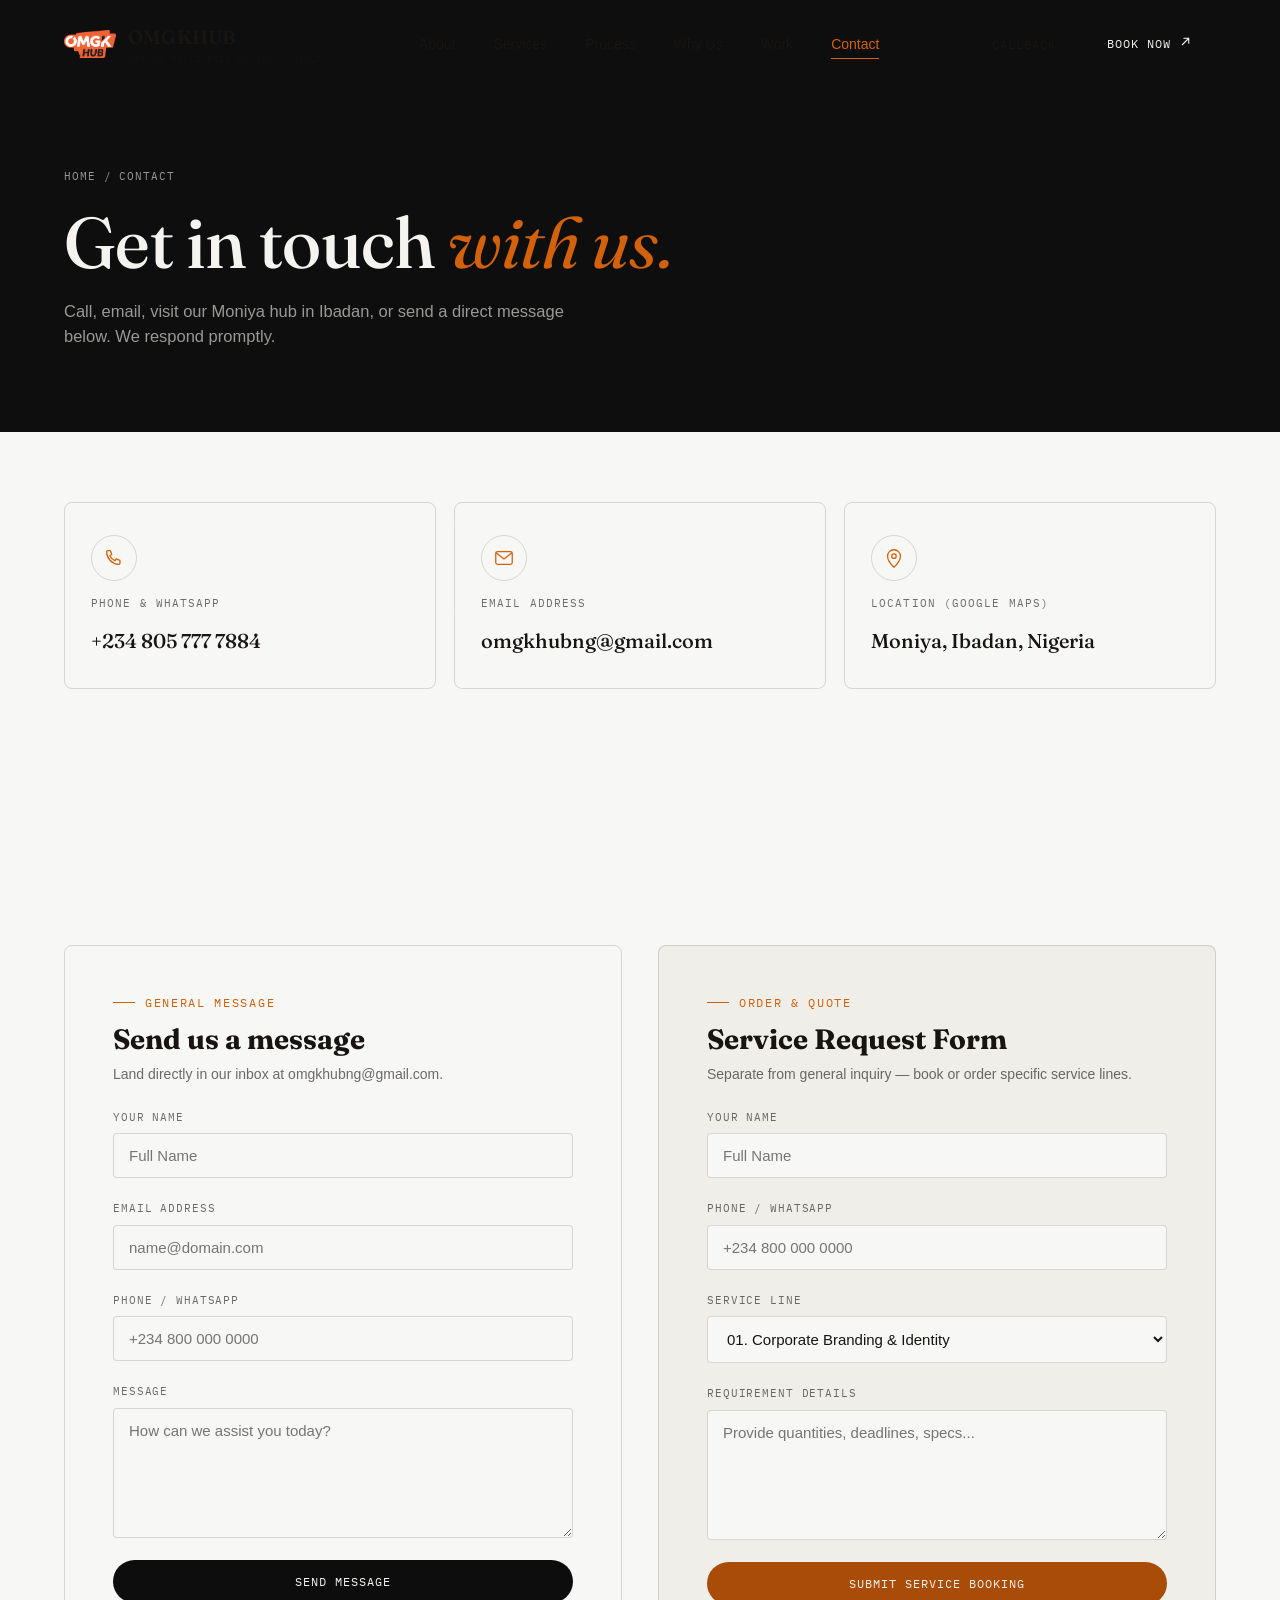
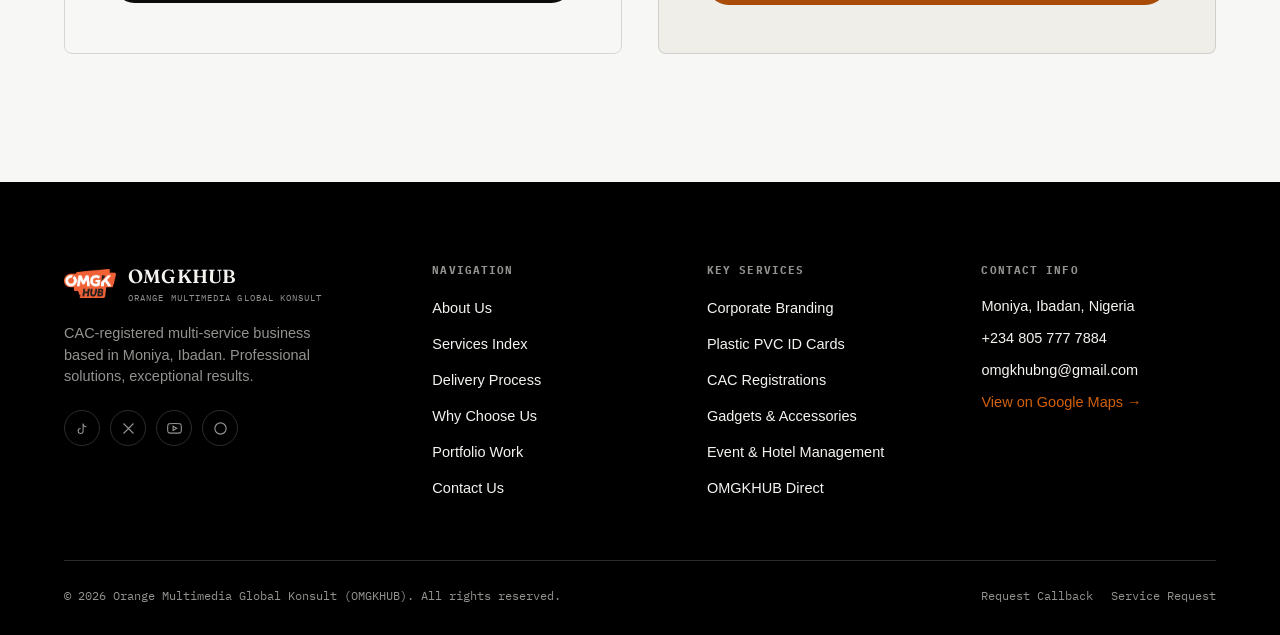
<file: contact.html>
<!doctype html>
<html lang="en">
<head>
<meta charset="UTF-8">
<meta name="viewport" content="width=device-width, initial-scale=1.0">
<title>Contact Us | OMGKHUB Moniya, Ibadan, Nigeria</title>
<meta name="description" content="Get in touch with OMGKHUB in Moniya, Ibadan. Call +234 805 777 7884, email omgkhubng@gmail.com, view Google Maps location, or submit a message or service request.">
<meta name="keywords" content="OMGKHUB, Orange Multimedia Global Konsult, corporate branding Ibadan, ID card printing Nigeria, CAC registration Ibadan, event management Ibadan, hotel management Ibadan, OMGKHUB Direct delivery">
<meta name="robots" content="index, follow">
<link rel="canonical" href="https://www.omgkhub.com/contact.html">

<meta property="og:type" content="website">
<meta property="og:site_name" content="OMGKHUB">
<meta property="og:title" content="Contact Us | OMGKHUB Moniya, Ibadan, Nigeria">
<meta property="og:description" content="Get in touch with OMGKHUB in Moniya, Ibadan. Call +234 805 777 7884, email omgkhubng@gmail.com, view Google Maps location, or submit a message or service request.">
<meta property="og:image" content="/images/og-cover.jpg">
<meta property="og:url" content="https://www.omgkhub.com/contact.html">
<meta property="og:locale" content="en_NG">

<meta name="twitter:card" content="summary_large_image">
<meta name="twitter:title" content="Contact Us | OMGKHUB Moniya, Ibadan, Nigeria">
<meta name="twitter:description" content="Get in touch with OMGKHUB in Moniya, Ibadan. Call +234 805 777 7884, email omgkhubng@gmail.com, view Google Maps location, or submit a message or service request.">
<meta name="twitter:image" content="/images/og-cover.jpg">

<!-- Strictly Favicon Only -->
<link rel="icon" type="image/png" href="images/omgkhub-logo.png">
<link rel="apple-touch-icon" href="images/omgkhub-logo.png">

<script type="application/ld+json">
{
  "@context": "https://schema.org",
  "@type": "ProfessionalService",
  "name": "Orange Multimedia Global Konsult (OMGKHUB)",
  "alternateName": "OMGKHUB",
  "description": "Get in touch with OMGKHUB in Moniya, Ibadan. Call +234 805 777 7884, email omgkhubng@gmail.com, view Google Maps location, or submit a message or service request.",
  "slogan": "Professional Solutions... Exceptional Results.",
  "email": "omgkhubng@gmail.com",
  "telephone": "+2348057777884",
  "address": {
    "@type": "PostalAddress",
    "addressLocality": "Moniya, Ibadan",
    "addressRegion": "Oyo State",
    "addressCountry": "NG"
  },
  "areaServed": "NG",
  "priceRange": "$$"
}
</script>

<link rel="preconnect" href="https://fonts.googleapis.com">
<link rel="preconnect" href="https://fonts.gstatic.com" crossorigin>
<link href="https://fonts.googleapis.com/css2?family=Fraunces:ital,opsz,wght@0,9..144,400;0,9..144,600;1,9..144,400&family=IBM+Plex+Mono:wght@400;500;600&display=swap" rel="stylesheet">
<link href="https://api.fontshare.com/v2/css?f[]=general-sans@400,500,600,700&display=swap" rel="stylesheet">
<link rel="stylesheet" href="css/style.css">
</head>
<body>
<a href="#main" class="skip-link">Skip to content</a>
<div class="grain" aria-hidden="true"></div>
<div class="reticle" id="reticle" aria-hidden="true"></div>
<header class="nav" id="nav">
  <a href="index.html" class="brand" aria-label="OMGKHUB, homepage">
    <img class="seal" src="images/omgkhub-logo.png" alt="OMGKHUB logo" width="52" height="29">
    <span>
      <span class="brand-word">OMGKHUB</span>
      <span class="brand-sub">Orange Multimedia Global Konsult</span>
    </span>
  </a>

  <nav class="nav-links" aria-label="Primary">
    <a href="about.html" class="">About</a>
    <a href="services.html" class="">Services</a>
    <a href="process.html" class="">Process</a>
    <a href="why-us.html" class="">Why Us</a>
    <a href="work.html" class="">Work</a>
    <a href="contact.html" class="active">Contact</a>
  </nav>

  <div style="display:flex; align-items:center; gap:12px;">
    <button class="btn btn-secondary magnetic" data-magnetic data-open-modal="callbackModal" style="padding:10px 16px; font-size:12px;" aria-label="Request a Callback">
      <span class="btn-label">Callback</span>
    </button>
    <a href="https://wa.me/2348057777884" class="btn btn-primary magnetic" data-magnetic aria-label="Book now on WhatsApp">
      <span class="btn-label">Book Now</span>
      <svg width="13" height="13" viewBox="0 0 24 24" fill="none" aria-hidden="true"><path d="M6 18L18 6M18 6H9M18 6V15" stroke="currentColor" stroke-width="2" stroke-linecap="round" stroke-linejoin="round"/></svg>
    </a>
  </div>

  <button class="nav-toggle" id="navToggle" aria-label="Open menu" aria-expanded="false" aria-controls="mobileMenu">
    <svg width="24" height="24" viewBox="0 0 24 24" fill="none"><path d="M4 7h16M4 12h16M4 17h16" stroke="currentColor" stroke-width="1.6" stroke-linecap="round"/></svg>
  </button>
</header>

<div id="mobileMenu" class="mobile-menu" style="display:none; position:fixed; inset:0; z-index:600; background:var(--ink); color:var(--text-invert); padding:100px 30px; flex-direction:column; gap:26px;">
  <a href="index.html" style="font-family:var(--serif); font-size:32px;">Home</a>
  <a href="about.html" style="font-family:var(--serif); font-size:32px;">About</a>
  <a href="services.html" style="font-family:var(--serif); font-size:32px;">Services</a>
  <a href="process.html" style="font-family:var(--serif); font-size:32px;">Process</a>
  <a href="why-us.html" style="font-family:var(--serif); font-size:32px;">Why Us</a>
  <a href="work.html" style="font-family:var(--serif); font-size:32px;">Work</a>
  <a href="contact.html" style="color:var(--orange); font-family:var(--serif); font-size:32px;">Contact</a>
  <div style="margin-top:20px; display:flex; flex-direction:column; gap:12px;">
    <button class="btn btn-secondary" data-open-modal="callbackModal" style="width:100%; text-align:center;">Request Callback</button>
    <a href="https://wa.me/2348057777884" class="btn btn-primary" style="width:100%; text-align:center;">Book on WhatsApp</a>
  </div>
</div>
<main id="main">
  <section class="page-hero">
    <div class="wrap">
      <div class="breadcrumb">
        <a href="index.html">Home</a> <span>/</span> <span>Contact</span>
      </div>
      <h1>Get in touch <em>with us.</em></h1>
      <p class="page-sub">Call, email, visit our Moniya hub in Ibadan, or send a direct message below. We respond promptly.</p>
    </div>
  </section>

  <section class="sec" style="padding-top:70px;">
    <div class="wrap">
      <div class="contact-grid reveal">

        <!-- Phone Card -->
        <a class="contact-card magnetic" href="tel:+2348057777884" data-magnetic>
          <span class="contact-icon" aria-hidden="true">
            <svg width="22" height="22" viewBox="0 0 24 24" fill="none"><path d="M5 4h3l1.5 4-2 1.5a11 11 0 005.5 5.5l1.5-2 4 1.5v3a1.5 1.5 0 01-1.6 1.5A14 14 0 014 5.6 1.5 1.5 0 015 4z" stroke="currentColor" stroke-width="1.4" stroke-linejoin="round"/></svg>
          </span>
          <span class="contact-label">Phone &amp; WhatsApp</span>
          <span class="contact-value">+234 805 777 7884</span>
        </a>

        <!-- Email Card -->
        <a class="contact-card magnetic" href="mailto:omgkhubng@gmail.com" data-magnetic>
          <span class="contact-icon" aria-hidden="true">
            <svg width="22" height="22" viewBox="0 0 24 24" fill="none"><rect x="3" y="5" width="18" height="14" rx="2" stroke="currentColor" stroke-width="1.4"/><path d="M3 6l9 7 9-7" stroke="currentColor" stroke-width="1.4" stroke-linejoin="round"/></svg>
          </span>
          <span class="contact-label">Email Address</span>
          <span class="contact-value">omgkhubng@gmail.com</span>
        </a>

        <!-- Location Card (Fix: Google Maps Link) -->
        <a class="contact-card magnetic" href="https://maps.google.com/?q=Moniya,+Ibadan,+Nigeria" target="_blank" rel="noopener" data-magnetic>
          <span class="contact-icon" aria-hidden="true">
            <svg width="22" height="22" viewBox="0 0 24 24" fill="none"><path d="M12 22s7-6.5 7-12a7 7 0 10-14 0c0 5.5 7 12 7 12z" stroke="currentColor" stroke-width="1.4" stroke-linejoin="round"/><circle cx="12" cy="10" r="2.4" stroke="currentColor" stroke-width="1.4"/></svg>
          </span>
          <span class="contact-label">Location (Google Maps)</span>
          <span class="contact-value">Moniya, Ibadan, Nigeria</span>
        </a>

      </div>
    </div>
  </section>

  <!-- GENERAL CONTACT FORM & SERVICE REQUEST -->
  <section class="sec" aria-labelledby="form-h">
    <div class="wrap">
      <div style="display:grid; grid-template-columns:1fr 1fr; gap:36px;">

        <!-- GENERAL CONTACT FORM -->
        <div class="form-panel reveal">
          <div style="margin-bottom:24px;">
            <div class="eyebrow">General Message</div>
            <h2 id="form-h" style="font-family:var(--serif); font-size:28px; margin-top:6px;">Send us a message</h2>
            <p style="font-size:14px; color:var(--text-dim); margin-top:4px;">Land directly in our inbox at omgkhubng@gmail.com.</p>
          </div>

          <form name="contact" method="POST" data-netlify="true" data-netlify-honeypot="bot-field">
            <input type="hidden" name="form-name" value="contact">
            <p class="honey" style="display:none;"><label>Don't fill this out if you're human: <input name="bot-field" /></label></p>

            <div class="field">
              <label for="c-name">Your Name</label>
              <input type="text" id="c-name" name="name" required placeholder="Full Name">
            </div>

            <div class="field">
              <label for="c-email">Email Address</label>
              <input type="email" id="c-email" name="email" required placeholder="name@domain.com">
            </div>

            <div class="field">
              <label for="c-phone">Phone / WhatsApp</label>
              <input type="tel" id="c-phone" name="phone" placeholder="+234 800 000 0000">
            </div>

            <div class="field">
              <label for="c-message">Message</label>
              <textarea id="c-message" name="message" required placeholder="How can we assist you today?"></textarea>
            </div>

            <button type="submit" class="btn btn-primary" style="width:100%; justify-content:center; padding:14px;">Send Message</button>
          </form>
        </div>

        <!-- DEDICATED SERVICE REQUEST FORM -->
        <div class="form-panel reveal" style="background:var(--paper-dim);">
          <div style="margin-bottom:24px;">
            <div class="eyebrow">Order &amp; Quote</div>
            <h2 style="font-family:var(--serif); font-size:28px; margin-top:6px;">Service Request Form</h2>
            <p style="font-size:14px; color:var(--text-dim); margin-top:4px;">Separate from general inquiry — book or order specific service lines.</p>
          </div>

          <form name="service-booking" method="POST" data-netlify="true" data-netlify-honeypot="bot-field">
            <input type="hidden" name="form-name" value="service-booking">
            <p class="honey" style="display:none;"><label>Don't fill this out if you're human: <input name="bot-field" /></label></p>

            <div class="field">
              <label for="sr2-name">Your Name</label>
              <input type="text" id="sr2-name" name="name" required placeholder="Full Name">
            </div>

            <div class="field">
              <label for="sr2-phone">Phone / WhatsApp</label>
              <input type="tel" id="sr2-phone" name="phone" required placeholder="+234 800 000 0000">
            </div>

            <div class="field">
              <label for="sr2-service">Service Line</label>
              <select id="sr2-service" name="service" required>
                <option value="Corporate Branding">01. Corporate Branding &amp; Identity</option>
                <option value="PVC ID Cards">02. Plastic / PVC ID Cards</option>
                <option value="Graphic Design &amp; Printing">03. Graphic Design &amp; Printing</option>
                <option value="Document Secretariat">04. Document Processing</option>
                <option value="CAC Registrations">05. CAC &amp; Online Registrations</option>
                <option value="Gadgets &amp; Accessories">06. Gadgets &amp; Accessories</option>
                <option value="CV Writing">07. CV Writing &amp; Resume Enhancement</option>
                <option value="ICT Training">08. Practical ICT Training</option>
                <option value="FinTech Account Support">09. FinTech Account Opening Support</option>
                <option value="Event &amp; Hotel Management">10. Event and Hotel Management</option>
                <option value="OMGKHUB Direct">11. OMGKHUB Direct Logistics</option>
              </select>
            </div>

            <div class="field">
              <label for="sr2-details">Requirement Details</label>
              <textarea id="sr2-details" name="details" required placeholder="Provide quantities, deadlines, specs..."></textarea>
            </div>

            <button type="submit" class="btn btn-primary" style="width:100%; justify-content:center; padding:14px; background:var(--orange-deep);">Submit Service Booking</button>
          </form>
        </div>

      </div>
    </div>
  </section>
</main><footer>
  <div class="wrap">
    <div class="foot-top">
      <div class="foot-brand">
        <a href="index.html" class="brand" aria-label="OMGKHUB homepage">
          <img class="seal" src="images/omgkhub-logo.png" alt="OMGKHUB logo" width="52" height="29">
          <span>
            <span class="brand-word" style="color:var(--text-invert)">OMGKHUB</span>
            <span class="brand-sub" style="color:var(--text-invert-dim)">Orange Multimedia Global Konsult</span>
          </span>
        </a>
        <p>CAC-registered multi-service business based in Moniya, Ibadan. Professional solutions, exceptional results.</p>
        <div class="social-row" aria-label="Social Profiles">
          <a class="social-icon" href="https://tiktok.com" aria-label="TikTok" target="_blank" rel="noopener"><svg width="15" height="15" viewBox="0 0 24 24" fill="none" stroke="currentColor" stroke-width="1.8"><path d="M9 12a4 4 0 1 0 4 4V4a5 5 0 0 0 5 5"/></svg></a>
          <a class="social-icon" href="https://x.com" aria-label="X (Twitter)" target="_blank" rel="noopener"><svg width="15" height="15" viewBox="0 0 24 24" fill="none" stroke="currentColor" stroke-width="1.8"><path d="M4 4l16 16M4 20L20 4"/></svg></a>
          <a class="social-icon" href="https://youtube.com" aria-label="YouTube" target="_blank" rel="noopener"><svg width="15" height="15" viewBox="0 0 24 24" fill="none" stroke="currentColor" stroke-width="1.8"><path d="M22.54 6.42a2.78 2.78 0 0 0-1.94-2C18.88 4 12 4 12 4s-6.88 0-8.6.46a2.78 2.78 0 0 0-1.94 2A29 29 0 0 0 1 11.75a29 29 0 0 0 .46 5.33A2.78 2.78 0 0 0 3.4 19c1.72.46 8.6.46 8.6.46s6.88 0 8.6-.46a2.78 2.78 0 0 0 1.94-2 29 29 0 0 0 .46-5.25 29 29 0 0 0-.46-5.33z"/><polygon points="9.75 15.02 15.5 11.75 9.75 8.48 9.75 15.02"/></svg></a>
          <a class="social-icon" href="https://snapchat.com" aria-label="Snapchat" target="_blank" rel="noopener"><svg width="15" height="15" viewBox="0 0 24 24" fill="none" stroke="currentColor" stroke-width="1.8"><circle cx="12" cy="12" r="9"/></svg></a>
        </div>
      </div>

      <div class="foot-col">
        <h4>Navigation</h4>
        <ul>
          <li><a href="about.html">About Us</a></li>
          <li><a href="services.html">Services Index</a></li>
          <li><a href="process.html">Delivery Process</a></li>
          <li><a href="why-us.html">Why Choose Us</a></li>
          <li><a href="work.html">Portfolio Work</a></li>
          <li><a href="contact.html">Contact Us</a></li>
        </ul>
      </div>

      <div class="foot-col">
        <h4>Key Services</h4>
        <ul>
          <li><a href="services.html#service-01">Corporate Branding</a></li>
          <li><a href="services.html#service-02">Plastic PVC ID Cards</a></li>
          <li><a href="services.html#service-05">CAC Registrations</a></li>
          <li><a href="services.html#service-06">Gadgets & Accessories</a></li>
          <li><a href="services.html#service-10">Event & Hotel Management</a></li>
          <li><a href="services.html#service-11">OMGKHUB Direct</a></li>
        </ul>
      </div>

      <div class="foot-col">
        <h4>Contact Info</h4>
        <address style="display:flex; flex-direction:column; gap:10px; font-size:14.5px;">
          <span>Moniya, Ibadan, Nigeria</span>
          <a href="tel:+2348057777884">+234 805 777 7884</a>
          <a href="mailto:omgkhubng@gmail.com">omgkhubng@gmail.com</a>
          <a href="https://maps.google.com/?q=Moniya,+Ibadan,+Nigeria" target="_blank" rel="noopener" style="color:var(--orange)">View on Google Maps &rarr;</a>
        </address>
      </div>
    </div>

    <div class="foot-bottom">
      <span>&copy; <span id="year">2026</span> Orange Multimedia Global Konsult (OMGKHUB). All rights reserved.</span>
      <div style="display:flex; gap:18px;">
        <a href="#" data-open-modal="callbackModal">Request Callback</a>
        <a href="contact.html">Service Request</a>
      </div>
    </div>
  </div>
</footer>

<!-- Callback Request Modal -->
<div id="callbackModal" class="modal-overlay" aria-hidden="true">
  <div class="modal-backdrop"></div>
  <div class="modal-content">
    <button class="modal-close" aria-label="Close modal">&times;</button>
    <div style="margin-bottom:20px;">
      <div class="eyebrow">Quick Contact</div>
      <h3 style="font-family:var(--serif); font-size:24px; margin-top:6px;">Request a Callback</h3>
      <p style="font-size:14px; color:var(--text-dim); margin-top:4px;">Leave your name and phone number. Our team in Ibadan will call you back promptly.</p>
    </div>
    <form name="callback" method="POST" data-netlify="true" data-netlify-honeypot="bot-field">
      <input type="hidden" name="form-name" value="callback">
      <p class="honey" style="display:none;"><label>Don't fill this out if you're human: <input name="bot-field" /></label></p>
      <div class="field">
        <label for="cb-name">Your Name</label>
        <input type="text" id="cb-name" name="name" placeholder="e.g. Adebayo Johnson" required>
      </div>
      <div class="field">
        <label for="cb-phone">Phone / WhatsApp Number</label>
        <input type="tel" id="cb-phone" name="phone" placeholder="+234 800 000 0000" required>
      </div>
      <div class="field">
        <label for="cb-service">Service Interested In</label>
        <select id="cb-service" name="service">
          <option value="General Inquiry">General Inquiry</option>
          <option value="Corporate Branding">Corporate Branding & Identity</option>
          <option value="PVC ID Cards">Plastic / PVC ID Cards</option>
          <option value="CAC Registration">CAC & Online Registrations</option>
          <option value="Gadgets">Gadgets & Accessories</option>
          <option value="Event & Hotel Management">Event & Hotel Management</option>
          <option value="OMGKHUB Direct">OMGKHUB Direct Delivery</option>
        </select>
      </div>
      <button type="submit" class="btn btn-primary" style="width:100%; justify-content:center; padding:14px;">Request Callback Now</button>
    </form>
  </div>
</div>

<!-- Service Request Modal -->
<div id="serviceModal" class="modal-overlay" aria-hidden="true">
  <div class="modal-backdrop"></div>
  <div class="modal-content">
    <button class="modal-close" aria-label="Close modal">&times;</button>
    <div style="margin-bottom:20px;">
      <div class="eyebrow">Order & Booking</div>
      <h3 style="font-family:var(--serif); font-size:24px; margin-top:6px;">Service Request Form</h3>
      <p style="font-size:14px; color:var(--text-dim); margin-top:4px;">Specify your requirements and get a custom quote within hours.</p>
    </div>
    <form name="service-request-modal" method="POST" data-netlify="true" data-netlify-honeypot="bot-field">
      <input type="hidden" name="form-name" value="service-request-modal">
      <p class="honey" style="display:none;"><label>Don't fill this out if you're human: <input name="bot-field" /></label></p>
      <div class="form-row">
        <div class="field">
          <label for="sr-name">Full Name</label>
          <input type="text" id="sr-name" name="name" required>
        </div>
        <div class="field">
          <label for="sr-phone">Phone / WhatsApp</label>
          <input type="tel" id="sr-phone" name="phone" required>
        </div>
      </div>
      <div class="field">
        <label for="sr-email">Email Address</label>
        <input type="email" id="sr-email" name="email" required>
      </div>
      <div class="field">
        <label for="sr-service">Required Service</label>
        <select id="sr-service" name="service" required>
          <option value="Corporate Branding">01. Corporate Branding & Identity Design</option>
          <option value="Plastic PVC ID Cards">02. Plastic / PVC ID Card Printing</option>
          <option value="Graphic Design & Printing">03. Graphic Design & High-Volume Printing</option>
          <option value="Document Processing">04. Document Processing & Secretariat Services</option>
          <option value="CAC & Online Registrations">05. CAC & Online Registrations</option>
          <option value="Gadgets & Accessories">06. Gadgets & Accessories</option>
          <option value="CV Writing">07. Professional CV Writing & Resume Enhancement</option>
          <option value="Practical ICT Training">08. Practical ICT & Digital Skills Training</option>
          <option value="FinTech Account Support">09. FinTech Services - Account Opening Support</option>
          <option value="Event & Hotel Management">10. Event and Hotel Management Services</option>
          <option value="OMGKHUB Direct">11. OMGKHUB Direct (Logistics & Express Delivery)</option>
        </select>
      </div>
      <div class="field">
        <label for="sr-details">Project / Order Details</label>
        <textarea id="sr-details" name="details" placeholder="Describe scope, quantity, deadlines, or specific preferences..." required></textarea>
      </div>
      <button type="submit" class="btn btn-primary" style="width:100%; justify-content:center; padding:14px;">Submit Service Request</button>
    </form>
  </div>
</div>
<script src="js/main.js"></script>
</body>
</html>
</file>
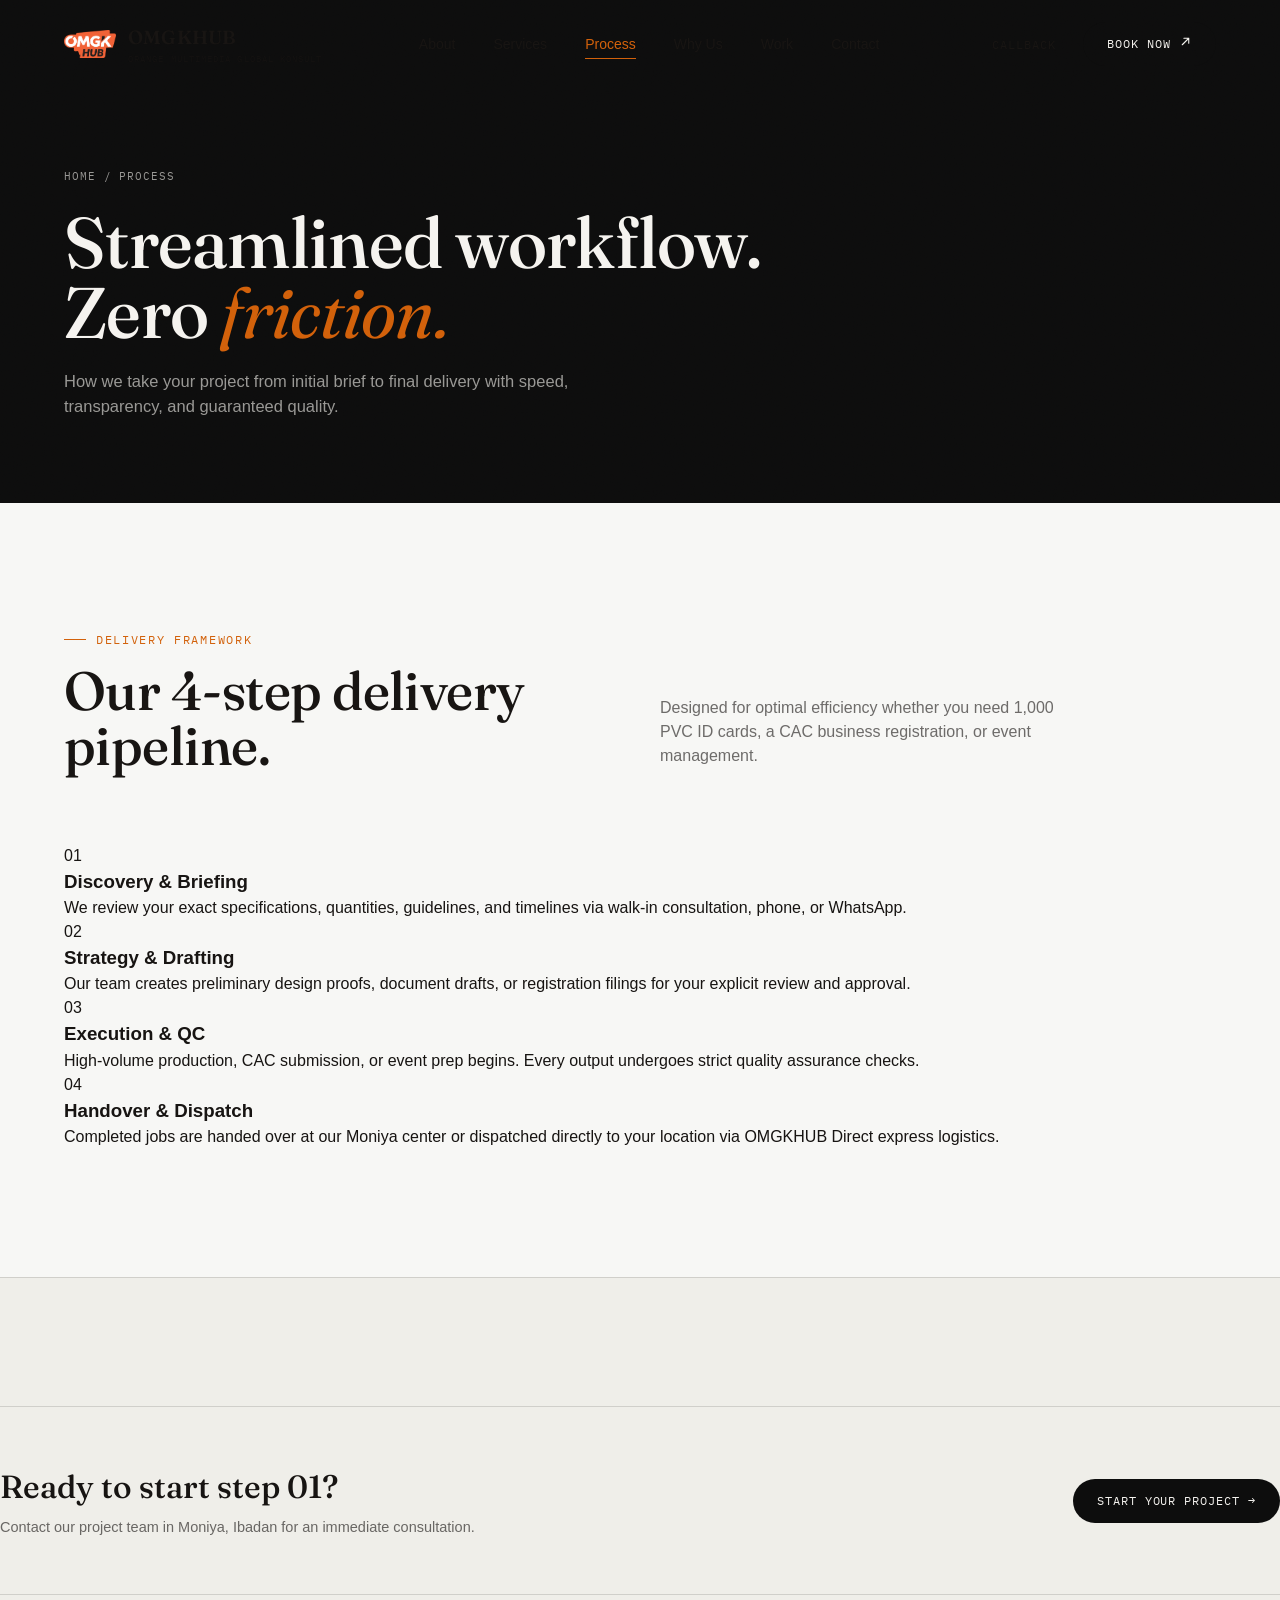
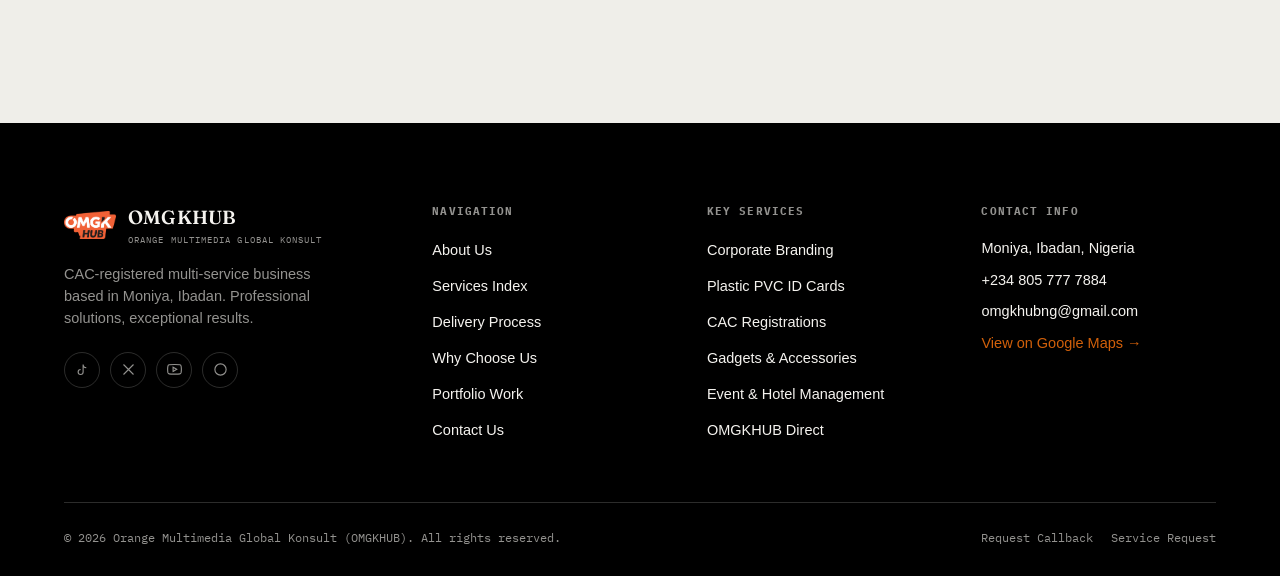
<file: process.html>
<!doctype html>
<html lang="en">
<head>
<meta charset="UTF-8">
<meta name="viewport" content="width=device-width, initial-scale=1.0">
<title>Process | How OMGKHUB Delivers Quality & Speed in Ibadan</title>
<meta name="description" content="Learn about OMGKHUB workflow process from initial discovery and strategy to execution, quality control, and final delivery via OMGKHUB Direct.">
<meta name="keywords" content="OMGKHUB, Orange Multimedia Global Konsult, corporate branding Ibadan, ID card printing Nigeria, CAC registration Ibadan, event management Ibadan, hotel management Ibadan, OMGKHUB Direct delivery">
<meta name="robots" content="index, follow">
<link rel="canonical" href="https://www.omgkhub.com/process.html">

<meta property="og:type" content="website">
<meta property="og:site_name" content="OMGKHUB">
<meta property="og:title" content="Process | How OMGKHUB Delivers Quality & Speed in Ibadan">
<meta property="og:description" content="Learn about OMGKHUB workflow process from initial discovery and strategy to execution, quality control, and final delivery via OMGKHUB Direct.">
<meta property="og:image" content="/images/og-cover.jpg">
<meta property="og:url" content="https://www.omgkhub.com/process.html">
<meta property="og:locale" content="en_NG">

<meta name="twitter:card" content="summary_large_image">
<meta name="twitter:title" content="Process | How OMGKHUB Delivers Quality & Speed in Ibadan">
<meta name="twitter:description" content="Learn about OMGKHUB workflow process from initial discovery and strategy to execution, quality control, and final delivery via OMGKHUB Direct.">
<meta name="twitter:image" content="/images/og-cover.jpg">

<!-- Strictly Favicon Only -->
<link rel="icon" type="image/png" href="images/omgkhub-logo.png">
<link rel="apple-touch-icon" href="images/omgkhub-logo.png">

<script type="application/ld+json">
{
  "@context": "https://schema.org",
  "@type": "ProfessionalService",
  "name": "Orange Multimedia Global Konsult (OMGKHUB)",
  "alternateName": "OMGKHUB",
  "description": "Learn about OMGKHUB workflow process from initial discovery and strategy to execution, quality control, and final delivery via OMGKHUB Direct.",
  "slogan": "Professional Solutions... Exceptional Results.",
  "email": "omgkhubng@gmail.com",
  "telephone": "+2348057777884",
  "address": {
    "@type": "PostalAddress",
    "addressLocality": "Moniya, Ibadan",
    "addressRegion": "Oyo State",
    "addressCountry": "NG"
  },
  "areaServed": "NG",
  "priceRange": "$$"
}
</script>

<link rel="preconnect" href="https://fonts.googleapis.com">
<link rel="preconnect" href="https://fonts.gstatic.com" crossorigin>
<link href="https://fonts.googleapis.com/css2?family=Fraunces:ital,opsz,wght@0,9..144,400;0,9..144,600;1,9..144,400&family=IBM+Plex+Mono:wght@400;500;600&display=swap" rel="stylesheet">
<link href="https://api.fontshare.com/v2/css?f[]=general-sans@400,500,600,700&display=swap" rel="stylesheet">
<link rel="stylesheet" href="css/style.css">
</head>
<body>
<a href="#main" class="skip-link">Skip to content</a>
<div class="grain" aria-hidden="true"></div>
<div class="reticle" id="reticle" aria-hidden="true"></div>
<header class="nav" id="nav">
  <a href="index.html" class="brand" aria-label="OMGKHUB, homepage">
    <img class="seal" src="images/omgkhub-logo.png" alt="OMGKHUB logo" width="52" height="29">
    <span>
      <span class="brand-word">OMGKHUB</span>
      <span class="brand-sub">Orange Multimedia Global Konsult</span>
    </span>
  </a>

  <nav class="nav-links" aria-label="Primary">
    <a href="about.html" class="">About</a>
    <a href="services.html" class="">Services</a>
    <a href="process.html" class="active">Process</a>
    <a href="why-us.html" class="">Why Us</a>
    <a href="work.html" class="">Work</a>
    <a href="contact.html" class="">Contact</a>
  </nav>

  <div style="display:flex; align-items:center; gap:12px;">
    <button class="btn btn-secondary magnetic" data-magnetic data-open-modal="callbackModal" style="padding:10px 16px; font-size:12px;" aria-label="Request a Callback">
      <span class="btn-label">Callback</span>
    </button>
    <a href="https://wa.me/2348057777884" class="btn btn-primary magnetic" data-magnetic aria-label="Book now on WhatsApp">
      <span class="btn-label">Book Now</span>
      <svg width="13" height="13" viewBox="0 0 24 24" fill="none" aria-hidden="true"><path d="M6 18L18 6M18 6H9M18 6V15" stroke="currentColor" stroke-width="2" stroke-linecap="round" stroke-linejoin="round"/></svg>
    </a>
  </div>

  <button class="nav-toggle" id="navToggle" aria-label="Open menu" aria-expanded="false" aria-controls="mobileMenu">
    <svg width="24" height="24" viewBox="0 0 24 24" fill="none"><path d="M4 7h16M4 12h16M4 17h16" stroke="currentColor" stroke-width="1.6" stroke-linecap="round"/></svg>
  </button>
</header>

<div id="mobileMenu" class="mobile-menu" style="display:none; position:fixed; inset:0; z-index:600; background:var(--ink); color:var(--text-invert); padding:100px 30px; flex-direction:column; gap:26px;">
  <a href="index.html" style="font-family:var(--serif); font-size:32px;">Home</a>
  <a href="about.html" style="font-family:var(--serif); font-size:32px;">About</a>
  <a href="services.html" style="font-family:var(--serif); font-size:32px;">Services</a>
  <a href="process.html" style="color:var(--orange); font-family:var(--serif); font-size:32px;">Process</a>
  <a href="why-us.html" style="font-family:var(--serif); font-size:32px;">Why Us</a>
  <a href="work.html" style="font-family:var(--serif); font-size:32px;">Work</a>
  <a href="contact.html" style="font-family:var(--serif); font-size:32px;">Contact</a>
  <div style="margin-top:20px; display:flex; flex-direction:column; gap:12px;">
    <button class="btn btn-secondary" data-open-modal="callbackModal" style="width:100%; text-align:center;">Request Callback</button>
    <a href="https://wa.me/2348057777884" class="btn btn-primary" style="width:100%; text-align:center;">Book on WhatsApp</a>
  </div>
</div>
<main id="main">
  <section class="page-hero">
    <div class="wrap">
      <div class="breadcrumb">
        <a href="index.html">Home</a> <span>/</span> <span>Process</span>
      </div>
      <h1>Streamlined workflow. Zero <em>friction.</em></h1>
      <p class="page-sub">How we take your project from initial brief to final delivery with speed, transparency, and guaranteed quality.</p>
    </div>
  </section>

  <section class="sec">
    <div class="wrap">
      <div class="sec-head">
        <div class="reveal">
          <div class="eyebrow">Delivery Framework</div>
          <h2>Our 4-step delivery pipeline.</h2>
        </div>
        <p class="desc reveal">Designed for optimal efficiency whether you need 1,000 PVC ID cards, a CAC business registration, or event management.</p>
      </div>

      <div class="steps reveal">
        <div class="step-card">
          <span class="step-num">01</span>
          <h3>Discovery &amp; Briefing</h3>
          <p>We review your exact specifications, quantities, guidelines, and timelines via walk-in consultation, phone, or WhatsApp.</p>
        </div>
        <div class="step-card">
          <span class="step-num">02</span>
          <h3>Strategy &amp; Drafting</h3>
          <p>Our team creates preliminary design proofs, document drafts, or registration filings for your explicit review and approval.</p>
        </div>
        <div class="step-card">
          <span class="step-num">03</span>
          <h3>Execution &amp; QC</h3>
          <p>High-volume production, CAC submission, or event prep begins. Every output undergoes strict quality assurance checks.</p>
        </div>
        <div class="step-card">
          <span class="step-num">04</span>
          <h3>Handover &amp; Dispatch</h3>
          <p>Completed jobs are handed over at our Moniya center or dispatched directly to your location via OMGKHUB Direct express logistics.</p>
        </div>
      </div>
    </div>
  </section>

  <section class="sec" style="background:var(--paper-dim); border-top:1px solid var(--line);">
    <div class="wrap mini-cta">
      <div>
        <h3>Ready to start step 01?</h3>
        <p>Contact our project team in Moniya, Ibadan for an immediate consultation.</p>
      </div>
      <a href="contact.html" class="btn btn-primary">Start Your Project &rarr;</a>
    </div>
  </section>
</main><footer>
  <div class="wrap">
    <div class="foot-top">
      <div class="foot-brand">
        <a href="index.html" class="brand" aria-label="OMGKHUB homepage">
          <img class="seal" src="images/omgkhub-logo.png" alt="OMGKHUB logo" width="52" height="29">
          <span>
            <span class="brand-word" style="color:var(--text-invert)">OMGKHUB</span>
            <span class="brand-sub" style="color:var(--text-invert-dim)">Orange Multimedia Global Konsult</span>
          </span>
        </a>
        <p>CAC-registered multi-service business based in Moniya, Ibadan. Professional solutions, exceptional results.</p>
        <div class="social-row" aria-label="Social Profiles">
          <a class="social-icon" href="https://tiktok.com" aria-label="TikTok" target="_blank" rel="noopener"><svg width="15" height="15" viewBox="0 0 24 24" fill="none" stroke="currentColor" stroke-width="1.8"><path d="M9 12a4 4 0 1 0 4 4V4a5 5 0 0 0 5 5"/></svg></a>
          <a class="social-icon" href="https://x.com" aria-label="X (Twitter)" target="_blank" rel="noopener"><svg width="15" height="15" viewBox="0 0 24 24" fill="none" stroke="currentColor" stroke-width="1.8"><path d="M4 4l16 16M4 20L20 4"/></svg></a>
          <a class="social-icon" href="https://youtube.com" aria-label="YouTube" target="_blank" rel="noopener"><svg width="15" height="15" viewBox="0 0 24 24" fill="none" stroke="currentColor" stroke-width="1.8"><path d="M22.54 6.42a2.78 2.78 0 0 0-1.94-2C18.88 4 12 4 12 4s-6.88 0-8.6.46a2.78 2.78 0 0 0-1.94 2A29 29 0 0 0 1 11.75a29 29 0 0 0 .46 5.33A2.78 2.78 0 0 0 3.4 19c1.72.46 8.6.46 8.6.46s6.88 0 8.6-.46a2.78 2.78 0 0 0 1.94-2 29 29 0 0 0 .46-5.25 29 29 0 0 0-.46-5.33z"/><polygon points="9.75 15.02 15.5 11.75 9.75 8.48 9.75 15.02"/></svg></a>
          <a class="social-icon" href="https://snapchat.com" aria-label="Snapchat" target="_blank" rel="noopener"><svg width="15" height="15" viewBox="0 0 24 24" fill="none" stroke="currentColor" stroke-width="1.8"><circle cx="12" cy="12" r="9"/></svg></a>
        </div>
      </div>

      <div class="foot-col">
        <h4>Navigation</h4>
        <ul>
          <li><a href="about.html">About Us</a></li>
          <li><a href="services.html">Services Index</a></li>
          <li><a href="process.html">Delivery Process</a></li>
          <li><a href="why-us.html">Why Choose Us</a></li>
          <li><a href="work.html">Portfolio Work</a></li>
          <li><a href="contact.html">Contact Us</a></li>
        </ul>
      </div>

      <div class="foot-col">
        <h4>Key Services</h4>
        <ul>
          <li><a href="services.html#service-01">Corporate Branding</a></li>
          <li><a href="services.html#service-02">Plastic PVC ID Cards</a></li>
          <li><a href="services.html#service-05">CAC Registrations</a></li>
          <li><a href="services.html#service-06">Gadgets & Accessories</a></li>
          <li><a href="services.html#service-10">Event & Hotel Management</a></li>
          <li><a href="services.html#service-11">OMGKHUB Direct</a></li>
        </ul>
      </div>

      <div class="foot-col">
        <h4>Contact Info</h4>
        <address style="display:flex; flex-direction:column; gap:10px; font-size:14.5px;">
          <span>Moniya, Ibadan, Nigeria</span>
          <a href="tel:+2348057777884">+234 805 777 7884</a>
          <a href="mailto:omgkhubng@gmail.com">omgkhubng@gmail.com</a>
          <a href="https://maps.google.com/?q=Moniya,+Ibadan,+Nigeria" target="_blank" rel="noopener" style="color:var(--orange)">View on Google Maps &rarr;</a>
        </address>
      </div>
    </div>

    <div class="foot-bottom">
      <span>&copy; <span id="year">2026</span> Orange Multimedia Global Konsult (OMGKHUB). All rights reserved.</span>
      <div style="display:flex; gap:18px;">
        <a href="#" data-open-modal="callbackModal">Request Callback</a>
        <a href="contact.html">Service Request</a>
      </div>
    </div>
  </div>
</footer>

<!-- Callback Request Modal -->
<div id="callbackModal" class="modal-overlay" aria-hidden="true">
  <div class="modal-backdrop"></div>
  <div class="modal-content">
    <button class="modal-close" aria-label="Close modal">&times;</button>
    <div style="margin-bottom:20px;">
      <div class="eyebrow">Quick Contact</div>
      <h3 style="font-family:var(--serif); font-size:24px; margin-top:6px;">Request a Callback</h3>
      <p style="font-size:14px; color:var(--text-dim); margin-top:4px;">Leave your name and phone number. Our team in Ibadan will call you back promptly.</p>
    </div>
    <form name="callback" method="POST" data-netlify="true" data-netlify-honeypot="bot-field">
      <input type="hidden" name="form-name" value="callback">
      <p class="honey" style="display:none;"><label>Don't fill this out if you're human: <input name="bot-field" /></label></p>
      <div class="field">
        <label for="cb-name">Your Name</label>
        <input type="text" id="cb-name" name="name" placeholder="e.g. Adebayo Johnson" required>
      </div>
      <div class="field">
        <label for="cb-phone">Phone / WhatsApp Number</label>
        <input type="tel" id="cb-phone" name="phone" placeholder="+234 800 000 0000" required>
      </div>
      <div class="field">
        <label for="cb-service">Service Interested In</label>
        <select id="cb-service" name="service">
          <option value="General Inquiry">General Inquiry</option>
          <option value="Corporate Branding">Corporate Branding & Identity</option>
          <option value="PVC ID Cards">Plastic / PVC ID Cards</option>
          <option value="CAC Registration">CAC & Online Registrations</option>
          <option value="Gadgets">Gadgets & Accessories</option>
          <option value="Event & Hotel Management">Event & Hotel Management</option>
          <option value="OMGKHUB Direct">OMGKHUB Direct Delivery</option>
        </select>
      </div>
      <button type="submit" class="btn btn-primary" style="width:100%; justify-content:center; padding:14px;">Request Callback Now</button>
    </form>
  </div>
</div>

<!-- Service Request Modal -->
<div id="serviceModal" class="modal-overlay" aria-hidden="true">
  <div class="modal-backdrop"></div>
  <div class="modal-content">
    <button class="modal-close" aria-label="Close modal">&times;</button>
    <div style="margin-bottom:20px;">
      <div class="eyebrow">Order & Booking</div>
      <h3 style="font-family:var(--serif); font-size:24px; margin-top:6px;">Service Request Form</h3>
      <p style="font-size:14px; color:var(--text-dim); margin-top:4px;">Specify your requirements and get a custom quote within hours.</p>
    </div>
    <form name="service-request-modal" method="POST" data-netlify="true" data-netlify-honeypot="bot-field">
      <input type="hidden" name="form-name" value="service-request-modal">
      <p class="honey" style="display:none;"><label>Don't fill this out if you're human: <input name="bot-field" /></label></p>
      <div class="form-row">
        <div class="field">
          <label for="sr-name">Full Name</label>
          <input type="text" id="sr-name" name="name" required>
        </div>
        <div class="field">
          <label for="sr-phone">Phone / WhatsApp</label>
          <input type="tel" id="sr-phone" name="phone" required>
        </div>
      </div>
      <div class="field">
        <label for="sr-email">Email Address</label>
        <input type="email" id="sr-email" name="email" required>
      </div>
      <div class="field">
        <label for="sr-service">Required Service</label>
        <select id="sr-service" name="service" required>
          <option value="Corporate Branding">01. Corporate Branding & Identity Design</option>
          <option value="Plastic PVC ID Cards">02. Plastic / PVC ID Card Printing</option>
          <option value="Graphic Design & Printing">03. Graphic Design & High-Volume Printing</option>
          <option value="Document Processing">04. Document Processing & Secretariat Services</option>
          <option value="CAC & Online Registrations">05. CAC & Online Registrations</option>
          <option value="Gadgets & Accessories">06. Gadgets & Accessories</option>
          <option value="CV Writing">07. Professional CV Writing & Resume Enhancement</option>
          <option value="Practical ICT Training">08. Practical ICT & Digital Skills Training</option>
          <option value="FinTech Account Support">09. FinTech Services - Account Opening Support</option>
          <option value="Event & Hotel Management">10. Event and Hotel Management Services</option>
          <option value="OMGKHUB Direct">11. OMGKHUB Direct (Logistics & Express Delivery)</option>
        </select>
      </div>
      <div class="field">
        <label for="sr-details">Project / Order Details</label>
        <textarea id="sr-details" name="details" placeholder="Describe scope, quantity, deadlines, or specific preferences..." required></textarea>
      </div>
      <button type="submit" class="btn btn-primary" style="width:100%; justify-content:center; padding:14px;">Submit Service Request</button>
    </form>
  </div>
</div>
<script src="js/main.js"></script>
</body>
</html>
</file>
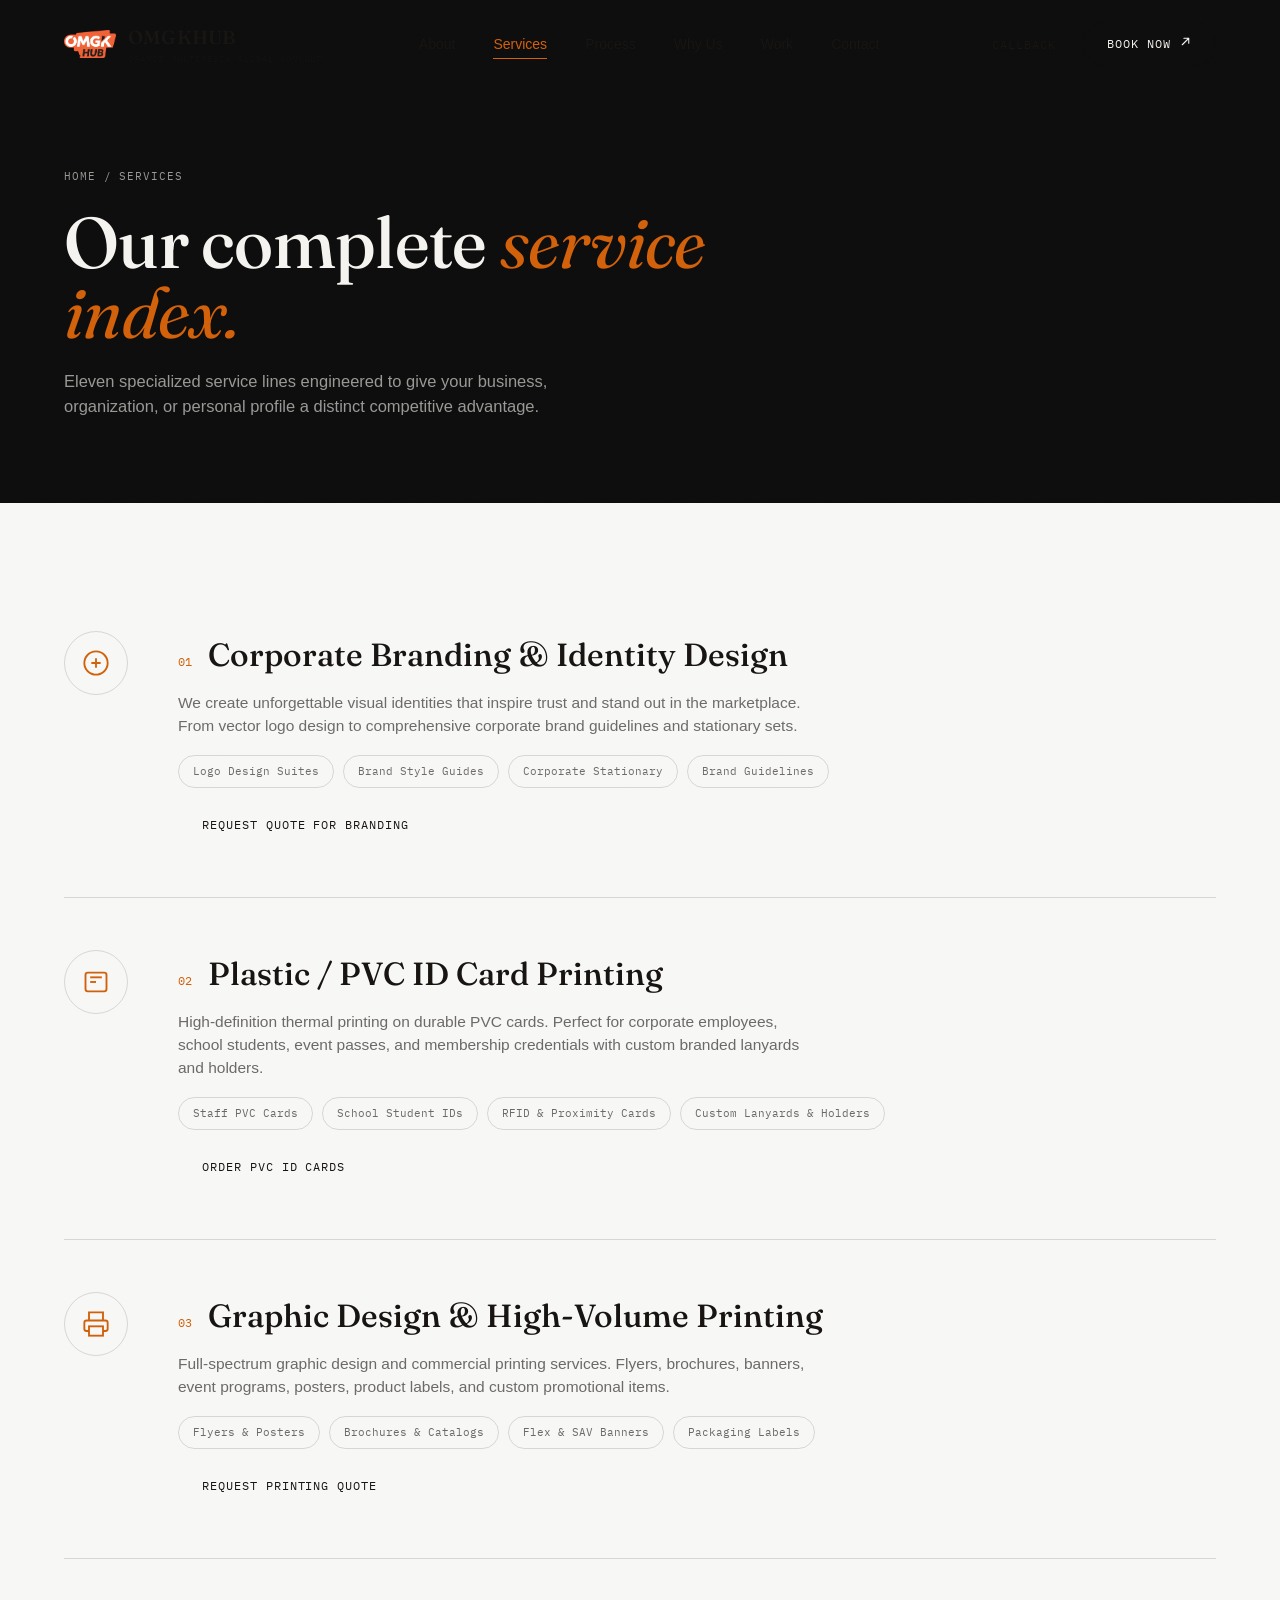
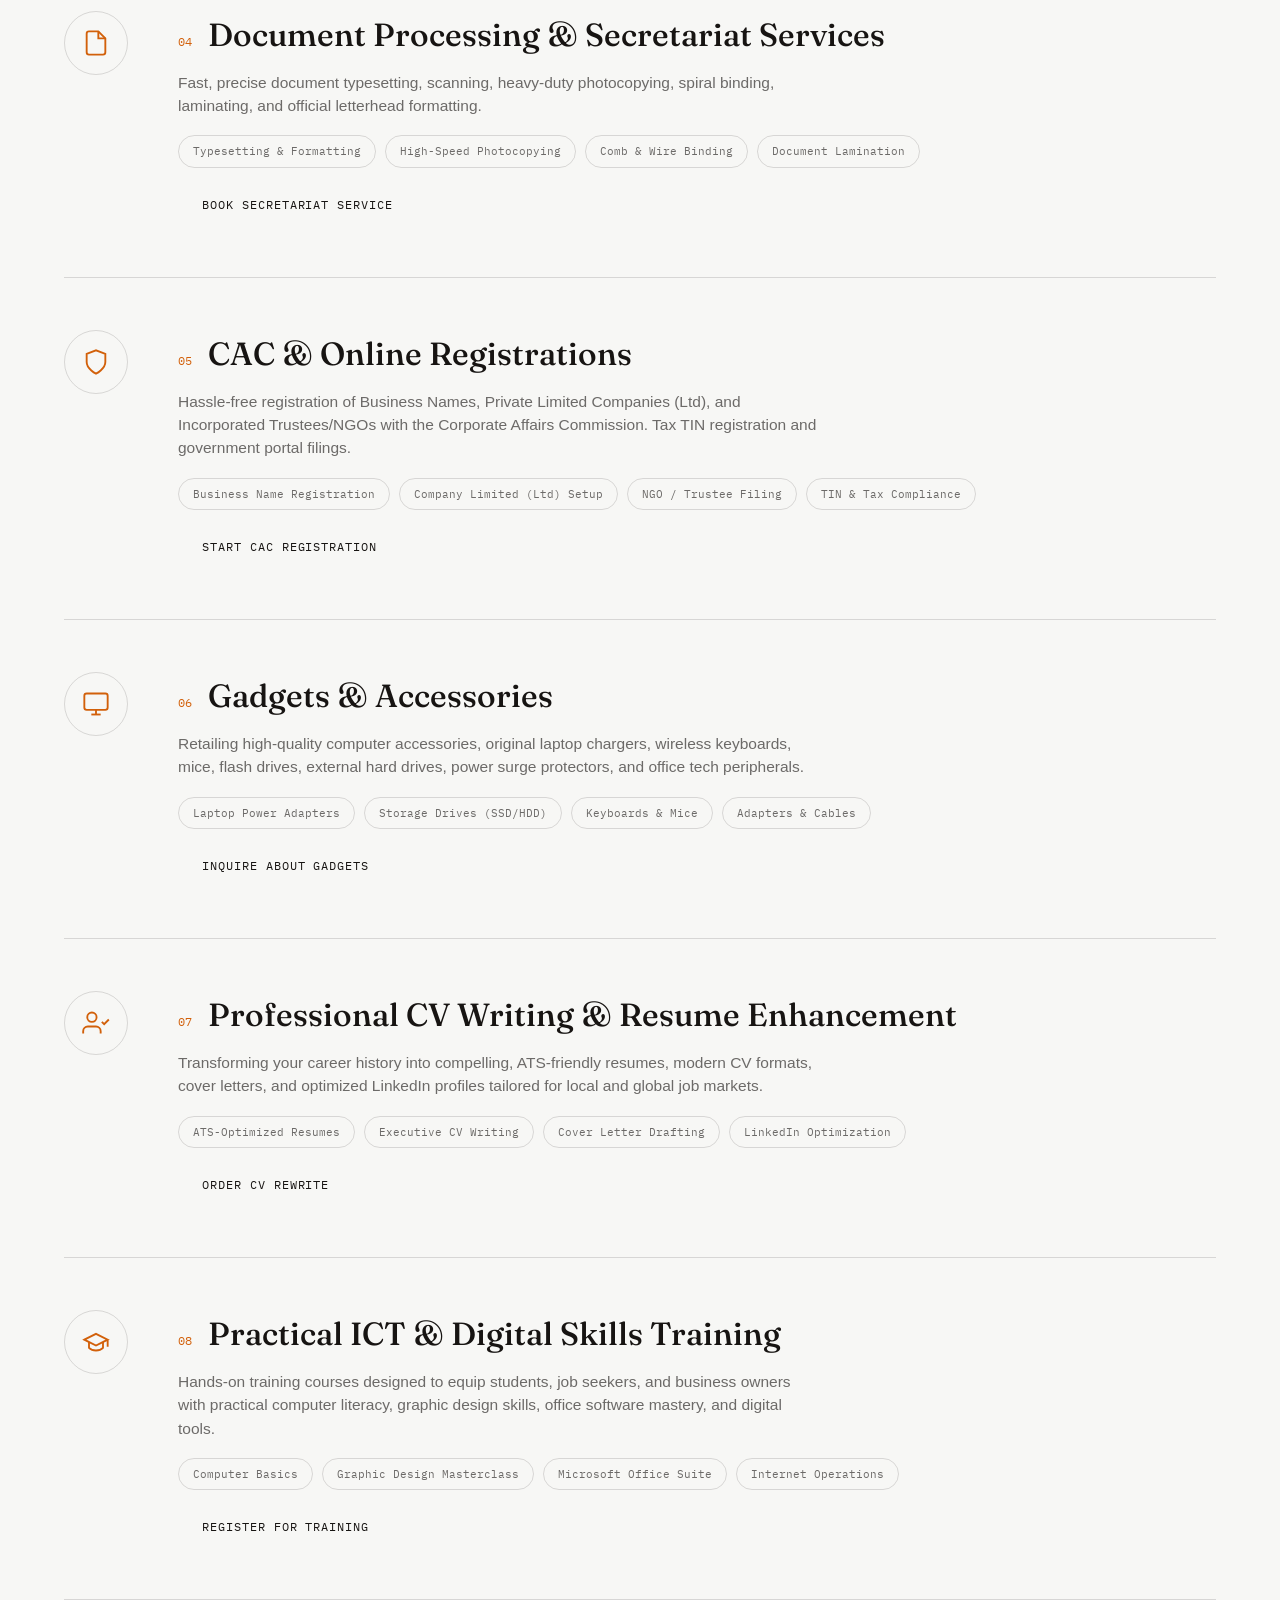
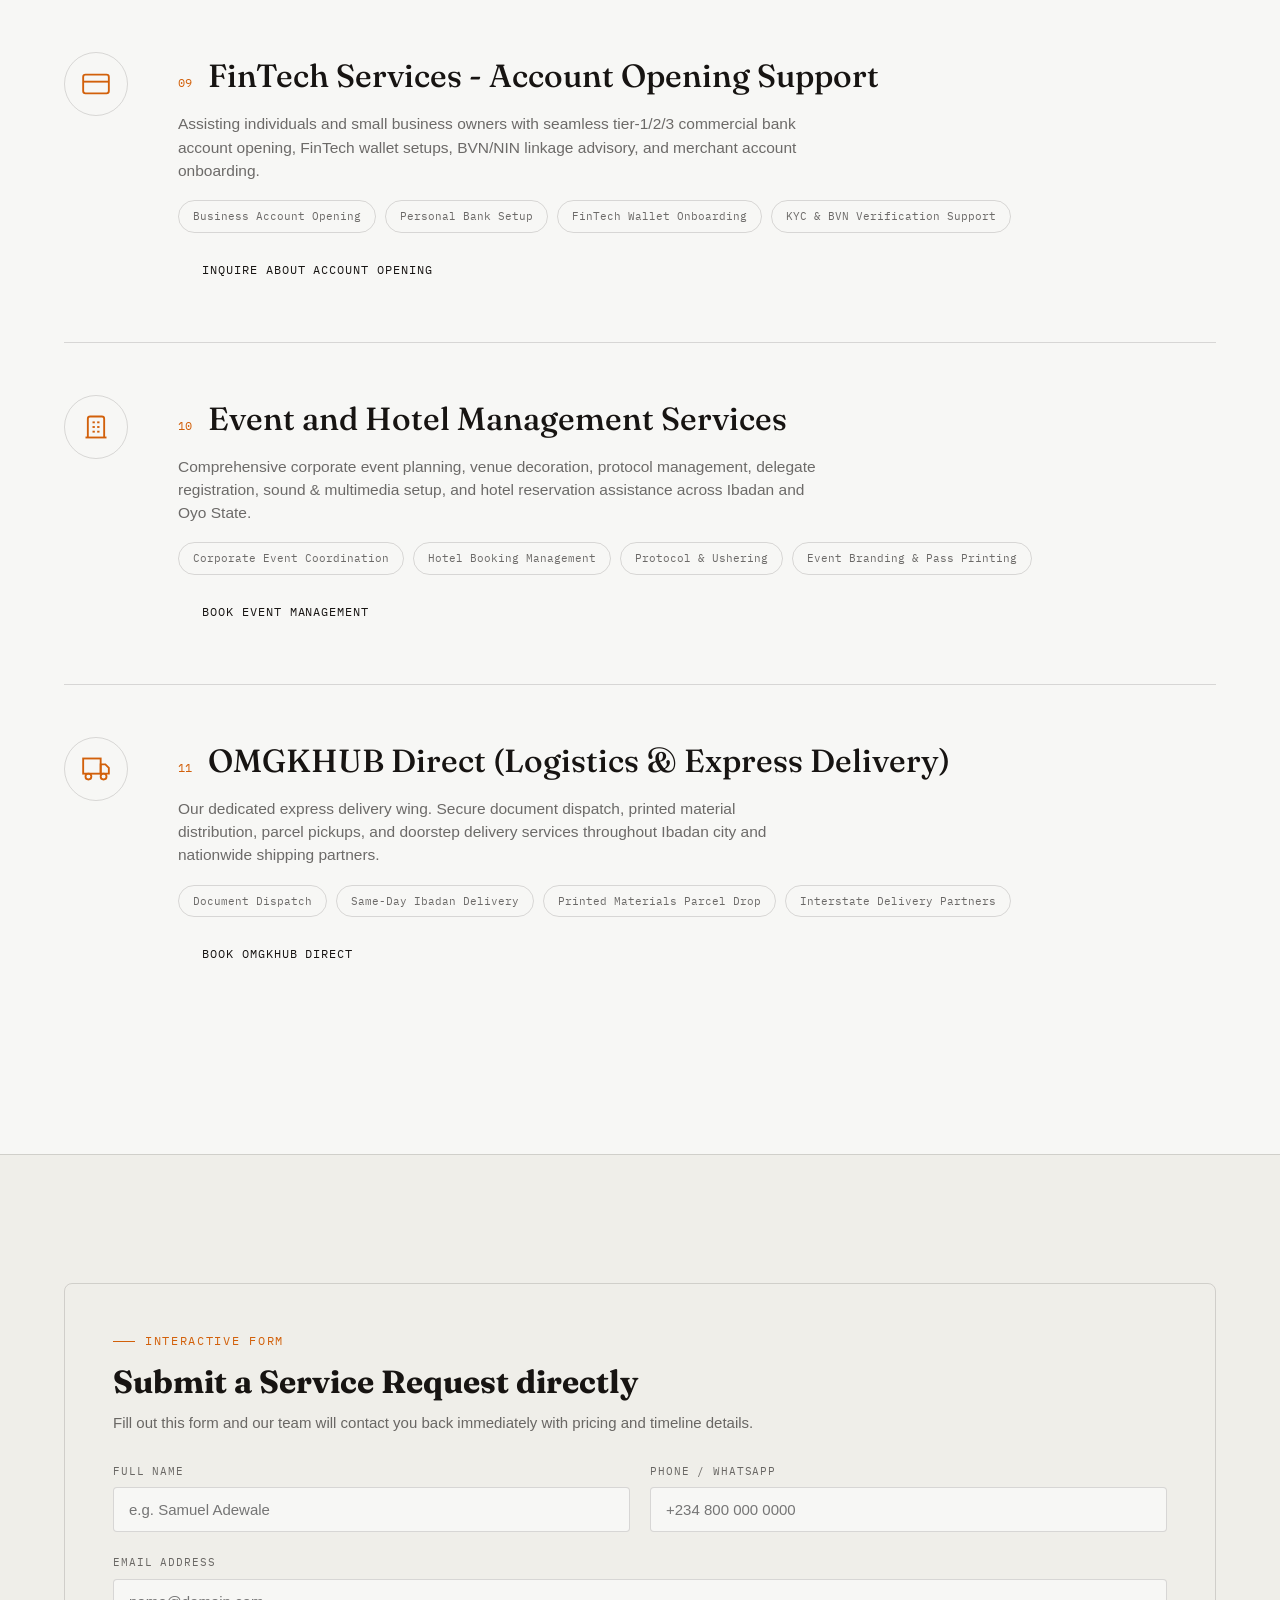
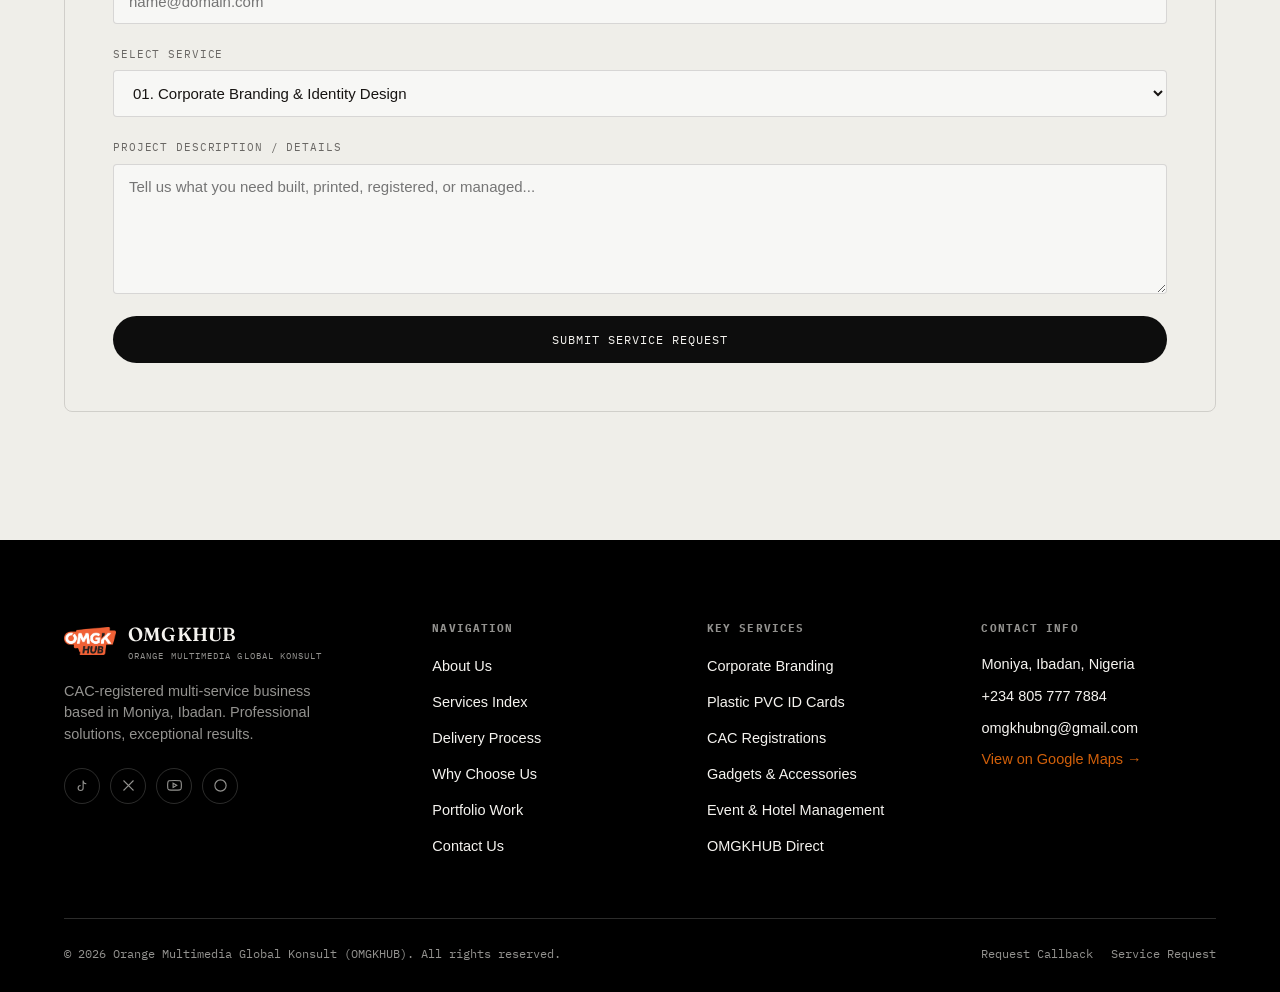
<file: services.html>
<!doctype html>
<html lang="en">
<head>
<meta charset="UTF-8">
<meta name="viewport" content="width=device-width, initial-scale=1.0">
<title>Services | OMGKHUB Branding, PVC ID Cards, CAC, Event Management & Delivery</title>
<meta name="description" content="Explore the 11 core service lines offered by OMGKHUB in Moniya, Ibadan: Branding, PVC ID Card Printing, Graphic Design, CAC Registration, Gadgets, CV Writing, ICT Training, FinTech Account Support, Event/Hotel Management, and OMGKHUB Direct logistics.">
<meta name="keywords" content="OMGKHUB, Orange Multimedia Global Konsult, corporate branding Ibadan, ID card printing Nigeria, CAC registration Ibadan, event management Ibadan, hotel management Ibadan, OMGKHUB Direct delivery">
<meta name="robots" content="index, follow">
<link rel="canonical" href="https://www.omgkhub.com/services.html">

<meta property="og:type" content="website">
<meta property="og:site_name" content="OMGKHUB">
<meta property="og:title" content="Services | OMGKHUB Branding, PVC ID Cards, CAC, Event Management & Delivery">
<meta property="og:description" content="Explore the 11 core service lines offered by OMGKHUB in Moniya, Ibadan: Branding, PVC ID Card Printing, Graphic Design, CAC Registration, Gadgets, CV Writing, ICT Training, FinTech Account Support, Event/Hotel Management, and OMGKHUB Direct logistics.">
<meta property="og:image" content="/images/og-cover.jpg">
<meta property="og:url" content="https://www.omgkhub.com/services.html">
<meta property="og:locale" content="en_NG">

<meta name="twitter:card" content="summary_large_image">
<meta name="twitter:title" content="Services | OMGKHUB Branding, PVC ID Cards, CAC, Event Management & Delivery">
<meta name="twitter:description" content="Explore the 11 core service lines offered by OMGKHUB in Moniya, Ibadan: Branding, PVC ID Card Printing, Graphic Design, CAC Registration, Gadgets, CV Writing, ICT Training, FinTech Account Support, Event/Hotel Management, and OMGKHUB Direct logistics.">
<meta name="twitter:image" content="/images/og-cover.jpg">

<!-- Strictly Favicon Only -->
<link rel="icon" type="image/png" href="images/omgkhub-logo.png">
<link rel="apple-touch-icon" href="images/omgkhub-logo.png">

<script type="application/ld+json">
{
  "@context": "https://schema.org",
  "@type": "ProfessionalService",
  "name": "Orange Multimedia Global Konsult (OMGKHUB)",
  "alternateName": "OMGKHUB",
  "description": "Explore the 11 core service lines offered by OMGKHUB in Moniya, Ibadan: Branding, PVC ID Card Printing, Graphic Design, CAC Registration, Gadgets, CV Writing, ICT Training, FinTech Account Support, Event/Hotel Management, and OMGKHUB Direct logistics.",
  "slogan": "Professional Solutions... Exceptional Results.",
  "email": "omgkhubng@gmail.com",
  "telephone": "+2348057777884",
  "address": {
    "@type": "PostalAddress",
    "addressLocality": "Moniya, Ibadan",
    "addressRegion": "Oyo State",
    "addressCountry": "NG"
  },
  "areaServed": "NG",
  "priceRange": "$$"
}
</script>

<link rel="preconnect" href="https://fonts.googleapis.com">
<link rel="preconnect" href="https://fonts.gstatic.com" crossorigin>
<link href="https://fonts.googleapis.com/css2?family=Fraunces:ital,opsz,wght@0,9..144,400;0,9..144,600;1,9..144,400&family=IBM+Plex+Mono:wght@400;500;600&display=swap" rel="stylesheet">
<link href="https://api.fontshare.com/v2/css?f[]=general-sans@400,500,600,700&display=swap" rel="stylesheet">
<link rel="stylesheet" href="css/style.css">
</head>
<body>
<a href="#main" class="skip-link">Skip to content</a>
<div class="grain" aria-hidden="true"></div>
<div class="reticle" id="reticle" aria-hidden="true"></div>
<header class="nav" id="nav">
  <a href="index.html" class="brand" aria-label="OMGKHUB, homepage">
    <img class="seal" src="images/omgkhub-logo.png" alt="OMGKHUB logo" width="52" height="29">
    <span>
      <span class="brand-word">OMGKHUB</span>
      <span class="brand-sub">Orange Multimedia Global Konsult</span>
    </span>
  </a>

  <nav class="nav-links" aria-label="Primary">
    <a href="about.html" class="">About</a>
    <a href="services.html" class="active">Services</a>
    <a href="process.html" class="">Process</a>
    <a href="why-us.html" class="">Why Us</a>
    <a href="work.html" class="">Work</a>
    <a href="contact.html" class="">Contact</a>
  </nav>

  <div style="display:flex; align-items:center; gap:12px;">
    <button class="btn btn-secondary magnetic" data-magnetic data-open-modal="callbackModal" style="padding:10px 16px; font-size:12px;" aria-label="Request a Callback">
      <span class="btn-label">Callback</span>
    </button>
    <a href="https://wa.me/2348057777884" class="btn btn-primary magnetic" data-magnetic aria-label="Book now on WhatsApp">
      <span class="btn-label">Book Now</span>
      <svg width="13" height="13" viewBox="0 0 24 24" fill="none" aria-hidden="true"><path d="M6 18L18 6M18 6H9M18 6V15" stroke="currentColor" stroke-width="2" stroke-linecap="round" stroke-linejoin="round"/></svg>
    </a>
  </div>

  <button class="nav-toggle" id="navToggle" aria-label="Open menu" aria-expanded="false" aria-controls="mobileMenu">
    <svg width="24" height="24" viewBox="0 0 24 24" fill="none"><path d="M4 7h16M4 12h16M4 17h16" stroke="currentColor" stroke-width="1.6" stroke-linecap="round"/></svg>
  </button>
</header>

<div id="mobileMenu" class="mobile-menu" style="display:none; position:fixed; inset:0; z-index:600; background:var(--ink); color:var(--text-invert); padding:100px 30px; flex-direction:column; gap:26px;">
  <a href="index.html" style="font-family:var(--serif); font-size:32px;">Home</a>
  <a href="about.html" style="font-family:var(--serif); font-size:32px;">About</a>
  <a href="services.html" style="color:var(--orange); font-family:var(--serif); font-size:32px;">Services</a>
  <a href="process.html" style="font-family:var(--serif); font-size:32px;">Process</a>
  <a href="why-us.html" style="font-family:var(--serif); font-size:32px;">Why Us</a>
  <a href="work.html" style="font-family:var(--serif); font-size:32px;">Work</a>
  <a href="contact.html" style="font-family:var(--serif); font-size:32px;">Contact</a>
  <div style="margin-top:20px; display:flex; flex-direction:column; gap:12px;">
    <button class="btn btn-secondary" data-open-modal="callbackModal" style="width:100%; text-align:center;">Request Callback</button>
    <a href="https://wa.me/2348057777884" class="btn btn-primary" style="width:100%; text-align:center;">Book on WhatsApp</a>
  </div>
</div>
<main id="main">
  <section class="page-hero">
    <div class="wrap">
      <div class="breadcrumb">
        <a href="index.html">Home</a> <span>/</span> <span>Services</span>
      </div>
      <h1>Our complete <em>service index.</em></h1>
      <p class="page-sub">Eleven specialized service lines engineered to give your business, organization, or personal profile a distinct competitive advantage.</p>
    </div>
  </section>

  <section class="sec">
    <div class="wrap">

      <!-- SERVICE 01 -->
      <div class="service-block reveal" id="service-01">
        <div class="service-icon-lg">
          <svg width="28" height="28" viewBox="0 0 24 24" fill="none" stroke="currentColor" stroke-width="1.6"><circle cx="12" cy="12" r="10"/><path d="M12 8v8M8 12h8"/></svg>
        </div>
        <div>
          <div class="service-block-head">
            <span class="service-block-num">01</span>
            <h2>Corporate Branding &amp; Identity Design</h2>
          </div>
          <p>We create unforgettable visual identities that inspire trust and stand out in the marketplace. From vector logo design to comprehensive corporate brand guidelines and stationary sets.</p>
          <div class="chip-list">
            <span class="chip">Logo Design Suites</span>
            <span class="chip">Brand Style Guides</span>
            <span class="chip">Corporate Stationary</span>
            <span class="chip">Brand Guidelines</span>
          </div>
          <div style="margin-top:16px;">
            <button class="btn btn-secondary" data-open-modal="serviceModal">Request Quote for Branding</button>
          </div>
        </div>
      </div>

      <!-- SERVICE 02 -->
      <div class="service-block reveal" id="service-02">
        <div class="service-icon-lg">
          <svg width="28" height="28" viewBox="0 0 24 24" fill="none" stroke="currentColor" stroke-width="1.6"><rect x="3" y="4" width="18" height="16" rx="2"/><line x1="7" y1="8" x2="17" y2="8"/><line x1="7" y1="12" x2="12" y2="12"/></svg>
        </div>
        <div>
          <div class="service-block-head">
            <span class="service-block-num">02</span>
            <h2>Plastic / PVC ID Card Printing</h2>
          </div>
          <p>High-definition thermal printing on durable PVC cards. Perfect for corporate employees, school students, event passes, and membership credentials with custom branded lanyards and holders.</p>
          <div class="chip-list">
            <span class="chip">Staff PVC Cards</span>
            <span class="chip">School Student IDs</span>
            <span class="chip">RFID &amp; Proximity Cards</span>
            <span class="chip">Custom Lanyards &amp; Holders</span>
          </div>
          <div style="margin-top:16px;">
            <button class="btn btn-secondary" data-open-modal="serviceModal">Order PVC ID Cards</button>
          </div>
        </div>
      </div>

      <!-- SERVICE 03 -->
      <div class="service-block reveal" id="service-03">
        <div class="service-icon-lg">
          <svg width="28" height="28" viewBox="0 0 24 24" fill="none" stroke="currentColor" stroke-width="1.6"><path d="M6 9V2h12v7"/><path d="M6 18H4a2 2 0 01-2-2v-5a2 2 0 012-2h16a2 2 0 012 2v5a2 2 0 01-2 2h-2"/><rect x="6" y="14" width="12" height="8"/></svg>
        </div>
        <div>
          <div class="service-block-head">
            <span class="service-block-num">03</span>
            <h2>Graphic Design &amp; High-Volume Printing</h2>
          </div>
          <p>Full-spectrum graphic design and commercial printing services. Flyers, brochures, banners, event programs, posters, product labels, and custom promotional items.</p>
          <div class="chip-list">
            <span class="chip">Flyers &amp; Posters</span>
            <span class="chip">Brochures &amp; Catalogs</span>
            <span class="chip">Flex &amp; SAV Banners</span>
            <span class="chip">Packaging Labels</span>
          </div>
          <div style="margin-top:16px;">
            <button class="btn btn-secondary" data-open-modal="serviceModal">Request Printing Quote</button>
          </div>
        </div>
      </div>

      <!-- SERVICE 04 -->
      <div class="service-block reveal" id="service-04">
        <div class="service-icon-lg">
          <svg width="28" height="28" viewBox="0 0 24 24" fill="none" stroke="currentColor" stroke-width="1.6"><path d="M14 2H6a2 2 0 00-2 2v16a2 2 0 002 2h12a2 2 0 002-2V8z"/><polyline points="14 2 14 8 20 8"/></svg>
        </div>
        <div>
          <div class="service-block-head">
            <span class="service-block-num">04</span>
            <h2>Document Processing &amp; Secretariat Services</h2>
          </div>
          <p>Fast, precise document typesetting, scanning, heavy-duty photocopying, spiral binding, laminating, and official letterhead formatting.</p>
          <div class="chip-list">
            <span class="chip">Typesetting &amp; Formatting</span>
            <span class="chip">High-Speed Photocopying</span>
            <span class="chip">Comb &amp; Wire Binding</span>
            <span class="chip">Document Lamination</span>
          </div>
          <div style="margin-top:16px;">
            <button class="btn btn-secondary" data-open-modal="serviceModal">Book Secretariat Service</button>
          </div>
        </div>
      </div>

      <!-- SERVICE 05 -->
      <div class="service-block reveal" id="service-05">
        <div class="service-icon-lg">
          <svg width="28" height="28" viewBox="0 0 24 24" fill="none" stroke="currentColor" stroke-width="1.6"><path d="M12 22s8-4 8-10V5l-8-3-8 3v7c0 6 8 10 8 10z"/></svg>
        </div>
        <div>
          <div class="service-block-head">
            <span class="service-block-num">05</span>
            <h2>CAC &amp; Online Registrations</h2>
          </div>
          <p>Hassle-free registration of Business Names, Private Limited Companies (Ltd), and Incorporated Trustees/NGOs with the Corporate Affairs Commission. Tax TIN registration and government portal filings.</p>
          <div class="chip-list">
            <span class="chip">Business Name Registration</span>
            <span class="chip">Company Limited (Ltd) Setup</span>
            <span class="chip">NGO / Trustee Filing</span>
            <span class="chip">TIN &amp; Tax Compliance</span>
          </div>
          <div style="margin-top:16px;">
            <button class="btn btn-secondary" data-open-modal="serviceModal">Start CAC Registration</button>
          </div>
        </div>
      </div>

      <!-- SERVICE 06 -->
      <div class="service-block reveal" id="service-06">
        <div class="service-icon-lg">
          <svg width="28" height="28" viewBox="0 0 24 24" fill="none" stroke="currentColor" stroke-width="1.6"><rect x="2" y="3" width="20" height="14" rx="2"/><line x1="8" y1="21" x2="16" y2="21"/><line x1="12" y1="17" x2="12" y2="21"/></svg>
        </div>
        <div>
          <div class="service-block-head">
            <span class="service-block-num">06</span>
            <h2>Gadgets &amp; Accessories</h2>
          </div>
          <p>Retailing high-quality computer accessories, original laptop chargers, wireless keyboards, mice, flash drives, external hard drives, power surge protectors, and office tech peripherals.</p>
          <div class="chip-list">
            <span class="chip">Laptop Power Adapters</span>
            <span class="chip">Storage Drives (SSD/HDD)</span>
            <span class="chip">Keyboards &amp; Mice</span>
            <span class="chip">Adapters &amp; Cables</span>
          </div>
          <div style="margin-top:16px;">
            <button class="btn btn-secondary" data-open-modal="serviceModal">Inquire About Gadgets</button>
          </div>
        </div>
      </div>

      <!-- SERVICE 07 -->
      <div class="service-block reveal" id="service-07">
        <div class="service-icon-lg">
          <svg width="28" height="28" viewBox="0 0 24 24" fill="none" stroke="currentColor" stroke-width="1.6"><path d="M16 21v-2a4 4 0 00-4-4H5a4 4 0 00-4 4v2"/><circle cx="8.5" cy="7" r="4"/><polyline points="17 11 19 13 23 9"/></svg>
        </div>
        <div>
          <div class="service-block-head">
            <span class="service-block-num">07</span>
            <h2>Professional CV Writing &amp; Resume Enhancement</h2>
          </div>
          <p>Transforming your career history into compelling, ATS-friendly resumes, modern CV formats, cover letters, and optimized LinkedIn profiles tailored for local and global job markets.</p>
          <div class="chip-list">
            <span class="chip">ATS-Optimized Resumes</span>
            <span class="chip">Executive CV Writing</span>
            <span class="chip">Cover Letter Drafting</span>
            <span class="chip">LinkedIn Optimization</span>
          </div>
          <div style="margin-top:16px;">
            <button class="btn btn-secondary" data-open-modal="serviceModal">Order CV Rewrite</button>
          </div>
        </div>
      </div>

      <!-- SERVICE 08 -->
      <div class="service-block reveal" id="service-08">
        <div class="service-icon-lg">
          <svg width="28" height="28" viewBox="0 0 24 24" fill="none" stroke="currentColor" stroke-width="1.6"><path d="M22 10v6M2 10l10-5 10 5-10 5z"/><path d="M6 12v5c3 3 9 3 12 0v-5"/></svg>
        </div>
        <div>
          <div class="service-block-head">
            <span class="service-block-num">08</span>
            <h2>Practical ICT &amp; Digital Skills Training</h2>
          </div>
          <p>Hands-on training courses designed to equip students, job seekers, and business owners with practical computer literacy, graphic design skills, office software mastery, and digital tools.</p>
          <div class="chip-list">
            <span class="chip">Computer Basics</span>
            <span class="chip">Graphic Design Masterclass</span>
            <span class="chip">Microsoft Office Suite</span>
            <span class="chip">Internet Operations</span>
          </div>
          <div style="margin-top:16px;">
            <button class="btn btn-secondary" data-open-modal="serviceModal">Register for Training</button>
          </div>
        </div>
      </div>

      <!-- SERVICE 09 -->
      <div class="service-block reveal" id="service-09">
        <div class="service-icon-lg">
          <svg width="28" height="28" viewBox="0 0 24 24" fill="none" stroke="currentColor" stroke-width="1.6"><rect x="1" y="4" width="22" height="16" rx="2" ry="2"/><line x1="1" y1="10" x2="23" y2="10"/></svg>
        </div>
        <div>
          <div class="service-block-head">
            <span class="service-block-num">09</span>
            <h2>FinTech Services - Account Opening Support</h2>
          </div>
          <p>Assisting individuals and small business owners with seamless tier-1/2/3 commercial bank account opening, FinTech wallet setups, BVN/NIN linkage advisory, and merchant account onboarding.</p>
          <div class="chip-list">
            <span class="chip">Business Account Opening</span>
            <span class="chip">Personal Bank Setup</span>
            <span class="chip">FinTech Wallet Onboarding</span>
            <span class="chip">KYC &amp; BVN Verification Support</span>
          </div>
          <div style="margin-top:16px;">
            <button class="btn btn-secondary" data-open-modal="serviceModal">Inquire About Account Opening</button>
          </div>
        </div>
      </div>

      <!-- SERVICE 10 -->
      <div class="service-block reveal" id="service-10">
        <div class="service-icon-lg">
          <svg width="28" height="28" viewBox="0 0 24 24" fill="none" stroke="currentColor" stroke-width="1.6"><path d="M19 21V5a2 2 0 00-2-2H7a2 2 0 00-2 2v16"/><path d="M3 21h18"/><path d="M9 8h2"/><path d="M9 12h2"/><path d="M9 16h2"/><path d="M13 8h2"/><path d="M13 12h2"/><path d="M13 16h2"/></svg>
        </div>
        <div>
          <div class="service-block-head">
            <span class="service-block-num">10</span>
            <h2>Event and Hotel Management Services</h2>
          </div>
          <p>Comprehensive corporate event planning, venue decoration, protocol management, delegate registration, sound &amp; multimedia setup, and hotel reservation assistance across Ibadan and Oyo State.</p>
          <div class="chip-list">
            <span class="chip">Corporate Event Coordination</span>
            <span class="chip">Hotel Booking Management</span>
            <span class="chip">Protocol &amp; Ushering</span>
            <span class="chip">Event Branding &amp; Pass Printing</span>
          </div>
          <div style="margin-top:16px;">
            <button class="btn btn-secondary" data-open-modal="serviceModal">Book Event Management</button>
          </div>
        </div>
      </div>

      <!-- SERVICE 11 -->
      <div class="service-block reveal" id="service-11">
        <div class="service-icon-lg">
          <svg width="28" height="28" viewBox="0 0 24 24" fill="none" stroke="currentColor" stroke-width="1.6"><rect x="1" y="3" width="15" height="13"/><polygon points="16 8 20 8 23 11 23 16 16 16 16 8"/><circle cx="5.5" cy="18.5" r="2.5"/><circle cx="18.5" cy="18.5" r="2.5"/></svg>
        </div>
        <div>
          <div class="service-block-head">
            <span class="service-block-num">11</span>
            <h2>OMGKHUB Direct (Logistics &amp; Express Delivery)</h2>
          </div>
          <p>Our dedicated express delivery wing. Secure document dispatch, printed material distribution, parcel pickups, and doorstep delivery services throughout Ibadan city and nationwide shipping partners.</p>
          <div class="chip-list">
            <span class="chip">Document Dispatch</span>
            <span class="chip">Same-Day Ibadan Delivery</span>
            <span class="chip">Printed Materials Parcel Drop</span>
            <span class="chip">Interstate Delivery Partners</span>
          </div>
          <div style="margin-top:16px;">
            <button class="btn btn-secondary" data-open-modal="serviceModal">Book OMGKHUB Direct</button>
          </div>
        </div>
      </div>

    </div>
  </section>

  <section class="sec" style="background:var(--paper-dim); border-top:1px solid var(--line);">
    <div class="wrap">
      <div class="form-panel reveal">
        <div style="margin-bottom:28px;">
          <div class="eyebrow">Interactive Form</div>
          <h2 style="font-family:var(--serif); font-size:32px; margin-top:8px;">Submit a Service Request directly</h2>
          <p style="color:var(--text-dim); font-size:15px; margin-top:6px;">Fill out this form and our team will contact you back immediately with pricing and timeline details.</p>
        </div>

        <form name="service-request" method="POST" data-netlify="true" data-netlify-honeypot="bot-field">
          <input type="hidden" name="form-name" value="service-request">
          <p class="honey" style="display:none;"><label>Don't fill this out if you're human: <input name="bot-field" /></label></p>
          
          <div class="form-row">
            <div class="field">
              <label for="p-name">Full Name</label>
              <input type="text" id="p-name" name="name" required placeholder="e.g. Samuel Adewale">
            </div>
            <div class="field">
              <label for="p-phone">Phone / WhatsApp</label>
              <input type="tel" id="p-phone" name="phone" required placeholder="+234 800 000 0000">
            </div>
          </div>

          <div class="field">
            <label for="p-email">Email Address</label>
            <input type="email" id="p-email" name="email" required placeholder="name@domain.com">
          </div>

          <div class="field">
            <label for="p-service">Select Service</label>
            <select id="p-service" name="service" required>
              <option value="Corporate Branding">01. Corporate Branding &amp; Identity Design</option>
              <option value="Plastic PVC ID Cards">02. Plastic / PVC ID Card Printing</option>
              <option value="Graphic Design &amp; Printing">03. Graphic Design &amp; High-Volume Printing</option>
              <option value="Document Processing">04. Document Processing &amp; Secretariat Services</option>
              <option value="CAC &amp; Online Registrations">05. CAC &amp; Online Registrations</option>
              <option value="Gadgets &amp; Accessories">06. Gadgets &amp; Accessories</option>
              <option value="CV Writing">07. Professional CV Writing &amp; Resume Enhancement</option>
              <option value="Practical ICT Training">08. Practical ICT &amp; Digital Skills Training</option>
              <option value="FinTech Account Support">09. FinTech Services - Account Opening Support</option>
              <option value="Event &amp; Hotel Management">10. Event and Hotel Management Services</option>
              <option value="OMGKHUB Direct">11. OMGKHUB Direct (Logistics &amp; Express Delivery)</option>
            </select>
          </div>

          <div class="field">
            <label for="p-message">Project Description / Details</label>
            <textarea id="p-message" name="message" required placeholder="Tell us what you need built, printed, registered, or managed..."></textarea>
          </div>

          <button type="submit" class="btn btn-primary" style="width:100%; justify-content:center; padding:16px;">Submit Service Request</button>
        </form>
      </div>
    </div>
  </section>
</main><footer>
  <div class="wrap">
    <div class="foot-top">
      <div class="foot-brand">
        <a href="index.html" class="brand" aria-label="OMGKHUB homepage">
          <img class="seal" src="images/omgkhub-logo.png" alt="OMGKHUB logo" width="52" height="29">
          <span>
            <span class="brand-word" style="color:var(--text-invert)">OMGKHUB</span>
            <span class="brand-sub" style="color:var(--text-invert-dim)">Orange Multimedia Global Konsult</span>
          </span>
        </a>
        <p>CAC-registered multi-service business based in Moniya, Ibadan. Professional solutions, exceptional results.</p>
        <div class="social-row" aria-label="Social Profiles">
          <a class="social-icon" href="https://tiktok.com" aria-label="TikTok" target="_blank" rel="noopener"><svg width="15" height="15" viewBox="0 0 24 24" fill="none" stroke="currentColor" stroke-width="1.8"><path d="M9 12a4 4 0 1 0 4 4V4a5 5 0 0 0 5 5"/></svg></a>
          <a class="social-icon" href="https://x.com" aria-label="X (Twitter)" target="_blank" rel="noopener"><svg width="15" height="15" viewBox="0 0 24 24" fill="none" stroke="currentColor" stroke-width="1.8"><path d="M4 4l16 16M4 20L20 4"/></svg></a>
          <a class="social-icon" href="https://youtube.com" aria-label="YouTube" target="_blank" rel="noopener"><svg width="15" height="15" viewBox="0 0 24 24" fill="none" stroke="currentColor" stroke-width="1.8"><path d="M22.54 6.42a2.78 2.78 0 0 0-1.94-2C18.88 4 12 4 12 4s-6.88 0-8.6.46a2.78 2.78 0 0 0-1.94 2A29 29 0 0 0 1 11.75a29 29 0 0 0 .46 5.33A2.78 2.78 0 0 0 3.4 19c1.72.46 8.6.46 8.6.46s6.88 0 8.6-.46a2.78 2.78 0 0 0 1.94-2 29 29 0 0 0 .46-5.25 29 29 0 0 0-.46-5.33z"/><polygon points="9.75 15.02 15.5 11.75 9.75 8.48 9.75 15.02"/></svg></a>
          <a class="social-icon" href="https://snapchat.com" aria-label="Snapchat" target="_blank" rel="noopener"><svg width="15" height="15" viewBox="0 0 24 24" fill="none" stroke="currentColor" stroke-width="1.8"><circle cx="12" cy="12" r="9"/></svg></a>
        </div>
      </div>

      <div class="foot-col">
        <h4>Navigation</h4>
        <ul>
          <li><a href="about.html">About Us</a></li>
          <li><a href="services.html">Services Index</a></li>
          <li><a href="process.html">Delivery Process</a></li>
          <li><a href="why-us.html">Why Choose Us</a></li>
          <li><a href="work.html">Portfolio Work</a></li>
          <li><a href="contact.html">Contact Us</a></li>
        </ul>
      </div>

      <div class="foot-col">
        <h4>Key Services</h4>
        <ul>
          <li><a href="services.html#service-01">Corporate Branding</a></li>
          <li><a href="services.html#service-02">Plastic PVC ID Cards</a></li>
          <li><a href="services.html#service-05">CAC Registrations</a></li>
          <li><a href="services.html#service-06">Gadgets & Accessories</a></li>
          <li><a href="services.html#service-10">Event & Hotel Management</a></li>
          <li><a href="services.html#service-11">OMGKHUB Direct</a></li>
        </ul>
      </div>

      <div class="foot-col">
        <h4>Contact Info</h4>
        <address style="display:flex; flex-direction:column; gap:10px; font-size:14.5px;">
          <span>Moniya, Ibadan, Nigeria</span>
          <a href="tel:+2348057777884">+234 805 777 7884</a>
          <a href="mailto:omgkhubng@gmail.com">omgkhubng@gmail.com</a>
          <a href="https://maps.google.com/?q=Moniya,+Ibadan,+Nigeria" target="_blank" rel="noopener" style="color:var(--orange)">View on Google Maps &rarr;</a>
        </address>
      </div>
    </div>

    <div class="foot-bottom">
      <span>&copy; <span id="year">2026</span> Orange Multimedia Global Konsult (OMGKHUB). All rights reserved.</span>
      <div style="display:flex; gap:18px;">
        <a href="#" data-open-modal="callbackModal">Request Callback</a>
        <a href="contact.html">Service Request</a>
      </div>
    </div>
  </div>
</footer>

<!-- Callback Request Modal -->
<div id="callbackModal" class="modal-overlay" aria-hidden="true">
  <div class="modal-backdrop"></div>
  <div class="modal-content">
    <button class="modal-close" aria-label="Close modal">&times;</button>
    <div style="margin-bottom:20px;">
      <div class="eyebrow">Quick Contact</div>
      <h3 style="font-family:var(--serif); font-size:24px; margin-top:6px;">Request a Callback</h3>
      <p style="font-size:14px; color:var(--text-dim); margin-top:4px;">Leave your name and phone number. Our team in Ibadan will call you back promptly.</p>
    </div>
    <form name="callback" method="POST" data-netlify="true" data-netlify-honeypot="bot-field">
      <input type="hidden" name="form-name" value="callback">
      <p class="honey" style="display:none;"><label>Don't fill this out if you're human: <input name="bot-field" /></label></p>
      <div class="field">
        <label for="cb-name">Your Name</label>
        <input type="text" id="cb-name" name="name" placeholder="e.g. Adebayo Johnson" required>
      </div>
      <div class="field">
        <label for="cb-phone">Phone / WhatsApp Number</label>
        <input type="tel" id="cb-phone" name="phone" placeholder="+234 800 000 0000" required>
      </div>
      <div class="field">
        <label for="cb-service">Service Interested In</label>
        <select id="cb-service" name="service">
          <option value="General Inquiry">General Inquiry</option>
          <option value="Corporate Branding">Corporate Branding & Identity</option>
          <option value="PVC ID Cards">Plastic / PVC ID Cards</option>
          <option value="CAC Registration">CAC & Online Registrations</option>
          <option value="Gadgets">Gadgets & Accessories</option>
          <option value="Event & Hotel Management">Event & Hotel Management</option>
          <option value="OMGKHUB Direct">OMGKHUB Direct Delivery</option>
        </select>
      </div>
      <button type="submit" class="btn btn-primary" style="width:100%; justify-content:center; padding:14px;">Request Callback Now</button>
    </form>
  </div>
</div>

<!-- Service Request Modal -->
<div id="serviceModal" class="modal-overlay" aria-hidden="true">
  <div class="modal-backdrop"></div>
  <div class="modal-content">
    <button class="modal-close" aria-label="Close modal">&times;</button>
    <div style="margin-bottom:20px;">
      <div class="eyebrow">Order & Booking</div>
      <h3 style="font-family:var(--serif); font-size:24px; margin-top:6px;">Service Request Form</h3>
      <p style="font-size:14px; color:var(--text-dim); margin-top:4px;">Specify your requirements and get a custom quote within hours.</p>
    </div>
    <form name="service-request-modal" method="POST" data-netlify="true" data-netlify-honeypot="bot-field">
      <input type="hidden" name="form-name" value="service-request-modal">
      <p class="honey" style="display:none;"><label>Don't fill this out if you're human: <input name="bot-field" /></label></p>
      <div class="form-row">
        <div class="field">
          <label for="sr-name">Full Name</label>
          <input type="text" id="sr-name" name="name" required>
        </div>
        <div class="field">
          <label for="sr-phone">Phone / WhatsApp</label>
          <input type="tel" id="sr-phone" name="phone" required>
        </div>
      </div>
      <div class="field">
        <label for="sr-email">Email Address</label>
        <input type="email" id="sr-email" name="email" required>
      </div>
      <div class="field">
        <label for="sr-service">Required Service</label>
        <select id="sr-service" name="service" required>
          <option value="Corporate Branding">01. Corporate Branding & Identity Design</option>
          <option value="Plastic PVC ID Cards">02. Plastic / PVC ID Card Printing</option>
          <option value="Graphic Design & Printing">03. Graphic Design & High-Volume Printing</option>
          <option value="Document Processing">04. Document Processing & Secretariat Services</option>
          <option value="CAC & Online Registrations">05. CAC & Online Registrations</option>
          <option value="Gadgets & Accessories">06. Gadgets & Accessories</option>
          <option value="CV Writing">07. Professional CV Writing & Resume Enhancement</option>
          <option value="Practical ICT Training">08. Practical ICT & Digital Skills Training</option>
          <option value="FinTech Account Support">09. FinTech Services - Account Opening Support</option>
          <option value="Event & Hotel Management">10. Event and Hotel Management Services</option>
          <option value="OMGKHUB Direct">11. OMGKHUB Direct (Logistics & Express Delivery)</option>
        </select>
      </div>
      <div class="field">
        <label for="sr-details">Project / Order Details</label>
        <textarea id="sr-details" name="details" placeholder="Describe scope, quantity, deadlines, or specific preferences..." required></textarea>
      </div>
      <button type="submit" class="btn btn-primary" style="width:100%; justify-content:center; padding:14px;">Submit Service Request</button>
    </form>
  </div>
</div>
<script src="js/main.js"></script>
</body>
</html>
</file>
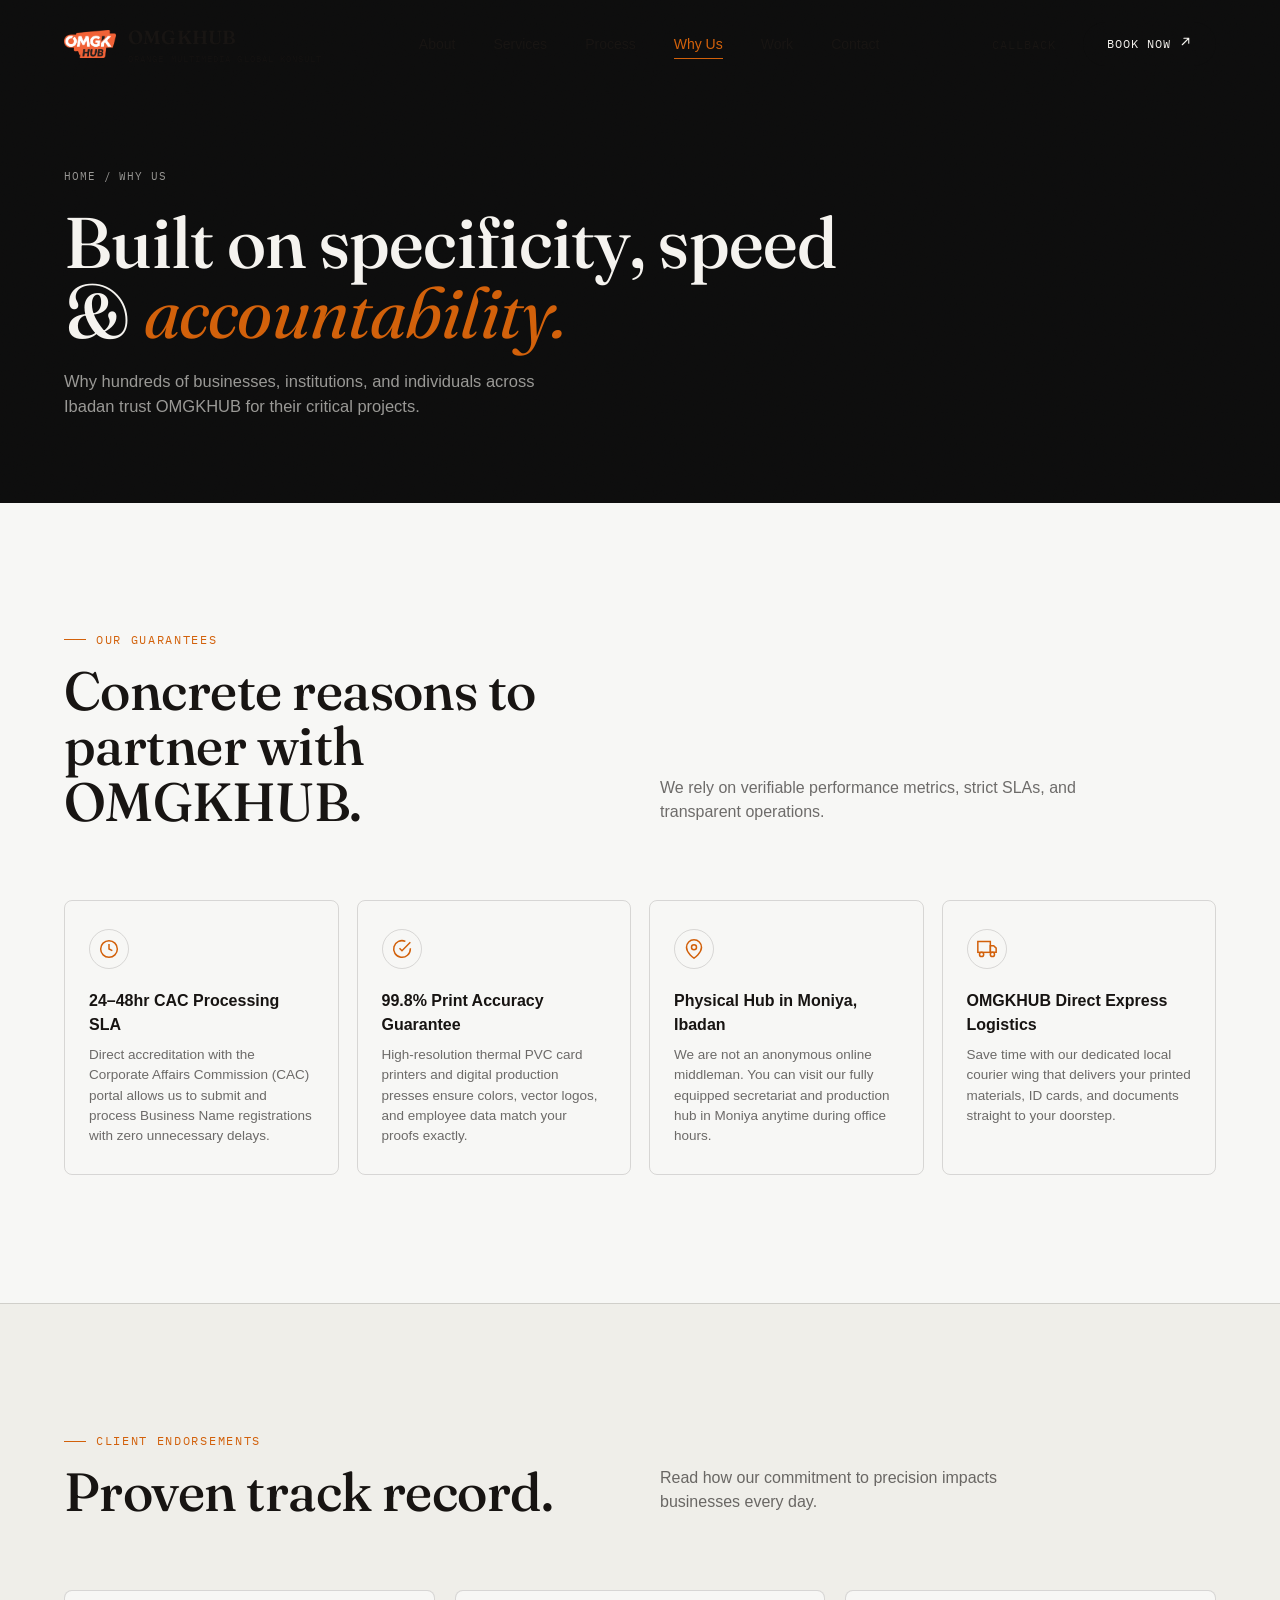
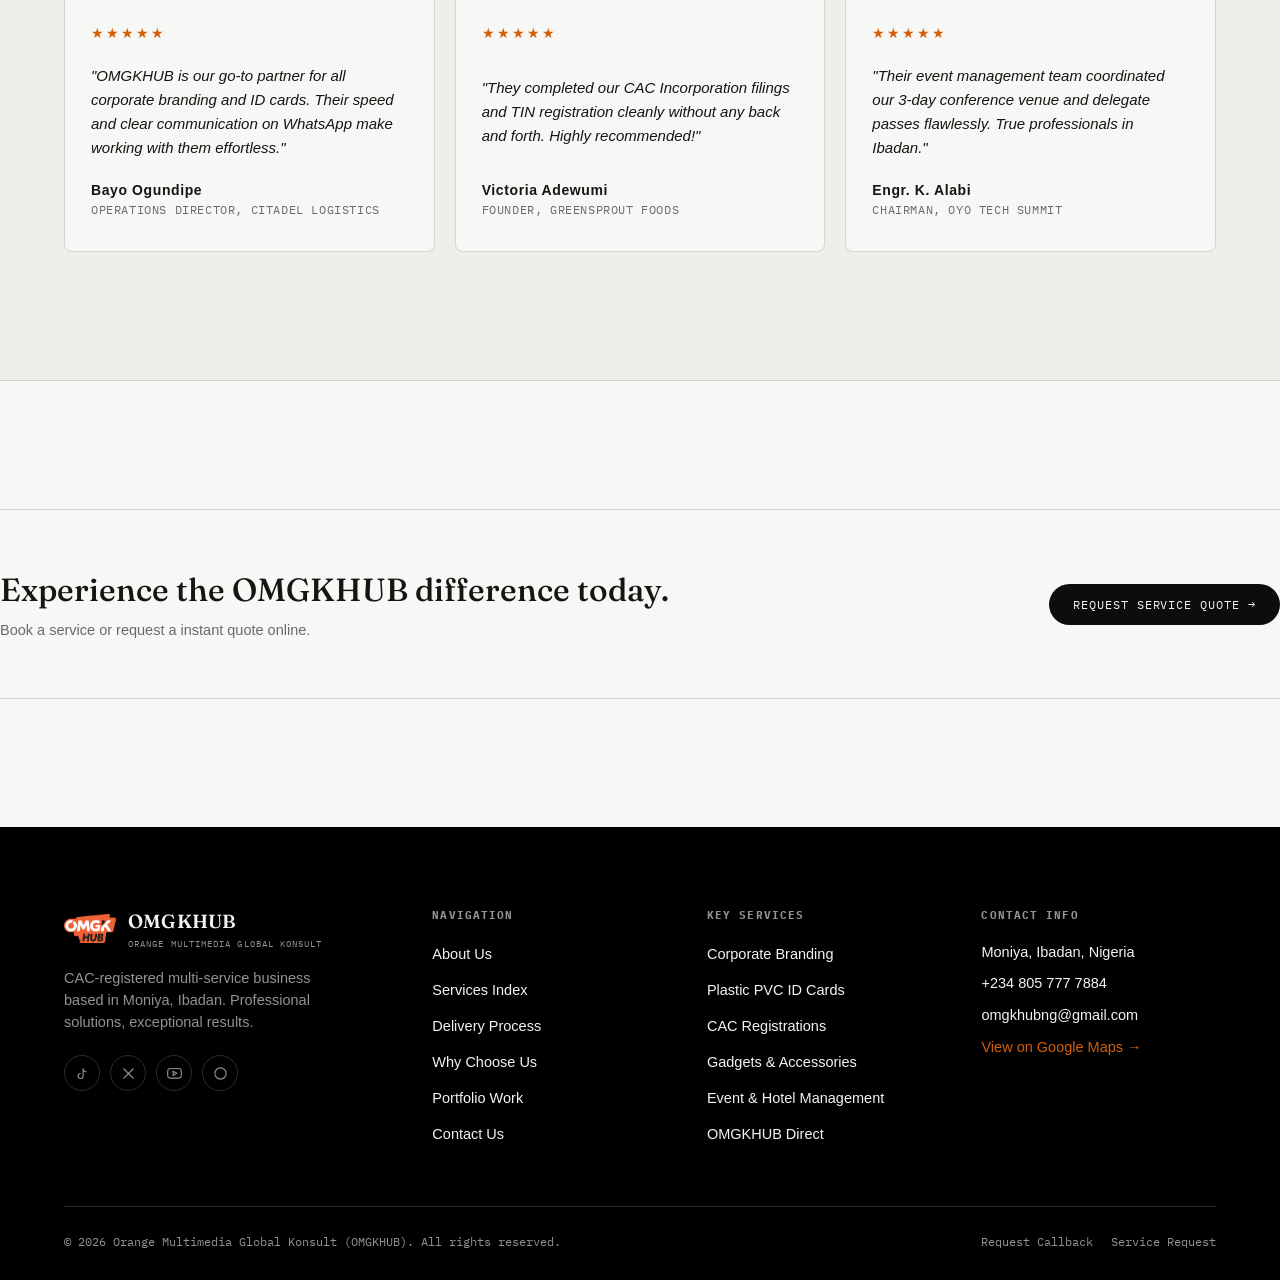
<file: why-us.html>
<!doctype html>
<html lang="en">
<head>
<meta charset="UTF-8">
<meta name="viewport" content="width=device-width, initial-scale=1.0">
<title>Why Choose OMGKHUB | Speed, SLA Guarantees & Moniya Ibadan Hub</title>
<meta name="description" content="Discover why businesses choose OMGKHUB: 24-48hr CAC turnaround SLA, 99.8% printing accuracy, physical Moniya center, direct WhatsApp communication, and express doorstep delivery.">
<meta name="keywords" content="OMGKHUB, Orange Multimedia Global Konsult, corporate branding Ibadan, ID card printing Nigeria, CAC registration Ibadan, event management Ibadan, hotel management Ibadan, OMGKHUB Direct delivery">
<meta name="robots" content="index, follow">
<link rel="canonical" href="https://www.omgkhub.com/why-us.html">

<meta property="og:type" content="website">
<meta property="og:site_name" content="OMGKHUB">
<meta property="og:title" content="Why Choose OMGKHUB | Speed, SLA Guarantees & Moniya Ibadan Hub">
<meta property="og:description" content="Discover why businesses choose OMGKHUB: 24-48hr CAC turnaround SLA, 99.8% printing accuracy, physical Moniya center, direct WhatsApp communication, and express doorstep delivery.">
<meta property="og:image" content="/images/og-cover.jpg">
<meta property="og:url" content="https://www.omgkhub.com/why-us.html">
<meta property="og:locale" content="en_NG">

<meta name="twitter:card" content="summary_large_image">
<meta name="twitter:title" content="Why Choose OMGKHUB | Speed, SLA Guarantees & Moniya Ibadan Hub">
<meta name="twitter:description" content="Discover why businesses choose OMGKHUB: 24-48hr CAC turnaround SLA, 99.8% printing accuracy, physical Moniya center, direct WhatsApp communication, and express doorstep delivery.">
<meta name="twitter:image" content="/images/og-cover.jpg">

<!-- Strictly Favicon Only -->
<link rel="icon" type="image/png" href="images/omgkhub-logo.png">
<link rel="apple-touch-icon" href="images/omgkhub-logo.png">

<script type="application/ld+json">
{
  "@context": "https://schema.org",
  "@type": "ProfessionalService",
  "name": "Orange Multimedia Global Konsult (OMGKHUB)",
  "alternateName": "OMGKHUB",
  "description": "Discover why businesses choose OMGKHUB: 24-48hr CAC turnaround SLA, 99.8% printing accuracy, physical Moniya center, direct WhatsApp communication, and express doorstep delivery.",
  "slogan": "Professional Solutions... Exceptional Results.",
  "email": "omgkhubng@gmail.com",
  "telephone": "+2348057777884",
  "address": {
    "@type": "PostalAddress",
    "addressLocality": "Moniya, Ibadan",
    "addressRegion": "Oyo State",
    "addressCountry": "NG"
  },
  "areaServed": "NG",
  "priceRange": "$$"
}
</script>

<link rel="preconnect" href="https://fonts.googleapis.com">
<link rel="preconnect" href="https://fonts.gstatic.com" crossorigin>
<link href="https://fonts.googleapis.com/css2?family=Fraunces:ital,opsz,wght@0,9..144,400;0,9..144,600;1,9..144,400&family=IBM+Plex+Mono:wght@400;500;600&display=swap" rel="stylesheet">
<link href="https://api.fontshare.com/v2/css?f[]=general-sans@400,500,600,700&display=swap" rel="stylesheet">
<link rel="stylesheet" href="css/style.css">
</head>
<body>
<a href="#main" class="skip-link">Skip to content</a>
<div class="grain" aria-hidden="true"></div>
<div class="reticle" id="reticle" aria-hidden="true"></div>
<header class="nav" id="nav">
  <a href="index.html" class="brand" aria-label="OMGKHUB, homepage">
    <img class="seal" src="images/omgkhub-logo.png" alt="OMGKHUB logo" width="52" height="29">
    <span>
      <span class="brand-word">OMGKHUB</span>
      <span class="brand-sub">Orange Multimedia Global Konsult</span>
    </span>
  </a>

  <nav class="nav-links" aria-label="Primary">
    <a href="about.html" class="">About</a>
    <a href="services.html" class="">Services</a>
    <a href="process.html" class="">Process</a>
    <a href="why-us.html" class="active">Why Us</a>
    <a href="work.html" class="">Work</a>
    <a href="contact.html" class="">Contact</a>
  </nav>

  <div style="display:flex; align-items:center; gap:12px;">
    <button class="btn btn-secondary magnetic" data-magnetic data-open-modal="callbackModal" style="padding:10px 16px; font-size:12px;" aria-label="Request a Callback">
      <span class="btn-label">Callback</span>
    </button>
    <a href="https://wa.me/2348057777884" class="btn btn-primary magnetic" data-magnetic aria-label="Book now on WhatsApp">
      <span class="btn-label">Book Now</span>
      <svg width="13" height="13" viewBox="0 0 24 24" fill="none" aria-hidden="true"><path d="M6 18L18 6M18 6H9M18 6V15" stroke="currentColor" stroke-width="2" stroke-linecap="round" stroke-linejoin="round"/></svg>
    </a>
  </div>

  <button class="nav-toggle" id="navToggle" aria-label="Open menu" aria-expanded="false" aria-controls="mobileMenu">
    <svg width="24" height="24" viewBox="0 0 24 24" fill="none"><path d="M4 7h16M4 12h16M4 17h16" stroke="currentColor" stroke-width="1.6" stroke-linecap="round"/></svg>
  </button>
</header>

<div id="mobileMenu" class="mobile-menu" style="display:none; position:fixed; inset:0; z-index:600; background:var(--ink); color:var(--text-invert); padding:100px 30px; flex-direction:column; gap:26px;">
  <a href="index.html" style="font-family:var(--serif); font-size:32px;">Home</a>
  <a href="about.html" style="font-family:var(--serif); font-size:32px;">About</a>
  <a href="services.html" style="font-family:var(--serif); font-size:32px;">Services</a>
  <a href="process.html" style="font-family:var(--serif); font-size:32px;">Process</a>
  <a href="why-us.html" style="color:var(--orange); font-family:var(--serif); font-size:32px;">Why Us</a>
  <a href="work.html" style="font-family:var(--serif); font-size:32px;">Work</a>
  <a href="contact.html" style="font-family:var(--serif); font-size:32px;">Contact</a>
  <div style="margin-top:20px; display:flex; flex-direction:column; gap:12px;">
    <button class="btn btn-secondary" data-open-modal="callbackModal" style="width:100%; text-align:center;">Request Callback</button>
    <a href="https://wa.me/2348057777884" class="btn btn-primary" style="width:100%; text-align:center;">Book on WhatsApp</a>
  </div>
</div>
<main id="main">
  <section class="page-hero">
    <div class="wrap">
      <div class="breadcrumb">
        <a href="index.html">Home</a> <span>/</span> <span>Why Us</span>
      </div>
      <h1>Built on specificity, speed &amp; <em>accountability.</em></h1>
      <p class="page-sub">Why hundreds of businesses, institutions, and individuals across Ibadan trust OMGKHUB for their critical projects.</p>
    </div>
  </section>

  <section class="sec">
    <div class="wrap">
      <div class="sec-head">
        <div class="reveal">
          <div class="eyebrow">Our Guarantees</div>
          <h2>Concrete reasons to partner with OMGKHUB.</h2>
        </div>
        <p class="desc reveal">We rely on verifiable performance metrics, strict SLAs, and transparent operations.</p>
      </div>

      <div class="spot-grid reveal">
        <div class="spot-card">
          <div class="spot-icon">
            <svg width="20" height="20" viewBox="0 0 24 24" fill="none" stroke="currentColor" stroke-width="1.8"><circle cx="12" cy="12" r="10"/><polyline points="12 6 12 12 16 14"/></svg>
          </div>
          <h3>24–48hr CAC Processing SLA</h3>
          <p>Direct accreditation with the Corporate Affairs Commission (CAC) portal allows us to submit and process Business Name registrations with zero unnecessary delays.</p>
        </div>

        <div class="spot-card">
          <div class="spot-icon">
            <svg width="20" height="20" viewBox="0 0 24 24" fill="none" stroke="currentColor" stroke-width="1.8"><path d="M22 11.08V12a10 10 0 11-5.93-9.14"/><polyline points="22 4 12 14.01 9 11.01"/></svg>
          </div>
          <h3>99.8% Print Accuracy Guarantee</h3>
          <p>High-resolution thermal PVC card printers and digital production presses ensure colors, vector logos, and employee data match your proofs exactly.</p>
        </div>

        <div class="spot-card">
          <div class="spot-icon">
            <svg width="20" height="20" viewBox="0 0 24 24" fill="none" stroke="currentColor" stroke-width="1.8"><path d="M21 10c0 7-9 13-9 13s-9-6-9-13a9 9 0 0118 0z"/><circle cx="12" cy="10" r="3"/></svg>
          </div>
          <h3>Physical Hub in Moniya, Ibadan</h3>
          <p>We are not an anonymous online middleman. You can visit our fully equipped secretariat and production hub in Moniya anytime during office hours.</p>
        </div>

        <div class="spot-card">
          <div class="spot-icon">
            <svg width="20" height="20" viewBox="0 0 24 24" fill="none" stroke="currentColor" stroke-width="1.8"><rect x="1" y="3" width="15" height="13"/><polygon points="16 8 20 8 23 11 23 16 16 16 16 8"/><circle cx="5.5" cy="18.5" r="2.5"/><circle cx="18.5" cy="18.5" r="2.5"/></svg>
          </div>
          <h3>OMGKHUB Direct Express Logistics</h3>
          <p>Save time with our dedicated local courier wing that delivers your printed materials, ID cards, and documents straight to your doorstep.</p>
        </div>
      </div>
    </div>
  </section>

  <!-- TESTIMONIAL STRIP -->
  <section class="sec" style="background:var(--paper-dim); border-top:1px solid var(--line); border-bottom:1px solid var(--line);">
    <div class="wrap">
      <div class="sec-head">
        <div class="reveal">
          <div class="eyebrow">Client Endorsements</div>
          <h2>Proven track record.</h2>
        </div>
        <p class="desc reveal">Read how our commitment to precision impacts businesses every day.</p>
      </div>

      <div class="testi-grid reveal">
        <div class="testi-card">
          <div class="testi-stars">&#9733;&#9733;&#9733;&#9733;&#9733;</div>
          <p class="testi-quote">"OMGKHUB is our go-to partner for all corporate branding and ID cards. Their speed and clear communication on WhatsApp make working with them effortless."</p>
          <div class="testi-author">
            <strong>Bayo Ogundipe</strong>
            Operations Director, Citadel Logistics
          </div>
        </div>

        <div class="testi-card">
          <div class="testi-stars">&#9733;&#9733;&#9733;&#9733;&#9733;</div>
          <p class="testi-quote">"They completed our CAC Incorporation filings and TIN registration cleanly without any back and forth. Highly recommended!"</p>
          <div class="testi-author">
            <strong>Victoria Adewumi</strong>
            Founder, GreenSprout Foods
          </div>
        </div>

        <div class="testi-card">
          <div class="testi-stars">&#9733;&#9733;&#9733;&#9733;&#9733;</div>
          <p class="testi-quote">"Their event management team coordinated our 3-day conference venue and delegate passes flawlessly. True professionals in Ibadan."</p>
          <div class="testi-author">
            <strong>Engr. K. Alabi</strong>
            Chairman, Oyo Tech Summit
          </div>
        </div>
      </div>
    </div>
  </section>

  <section class="sec">
    <div class="wrap mini-cta">
      <div>
        <h3>Experience the OMGKHUB difference today.</h3>
        <p>Book a service or request a instant quote online.</p>
      </div>
      <button class="btn btn-primary" data-open-modal="serviceModal">Request Service Quote &rarr;</button>
    </div>
  </section>
</main><footer>
  <div class="wrap">
    <div class="foot-top">
      <div class="foot-brand">
        <a href="index.html" class="brand" aria-label="OMGKHUB homepage">
          <img class="seal" src="images/omgkhub-logo.png" alt="OMGKHUB logo" width="52" height="29">
          <span>
            <span class="brand-word" style="color:var(--text-invert)">OMGKHUB</span>
            <span class="brand-sub" style="color:var(--text-invert-dim)">Orange Multimedia Global Konsult</span>
          </span>
        </a>
        <p>CAC-registered multi-service business based in Moniya, Ibadan. Professional solutions, exceptional results.</p>
        <div class="social-row" aria-label="Social Profiles">
          <a class="social-icon" href="https://tiktok.com" aria-label="TikTok" target="_blank" rel="noopener"><svg width="15" height="15" viewBox="0 0 24 24" fill="none" stroke="currentColor" stroke-width="1.8"><path d="M9 12a4 4 0 1 0 4 4V4a5 5 0 0 0 5 5"/></svg></a>
          <a class="social-icon" href="https://x.com" aria-label="X (Twitter)" target="_blank" rel="noopener"><svg width="15" height="15" viewBox="0 0 24 24" fill="none" stroke="currentColor" stroke-width="1.8"><path d="M4 4l16 16M4 20L20 4"/></svg></a>
          <a class="social-icon" href="https://youtube.com" aria-label="YouTube" target="_blank" rel="noopener"><svg width="15" height="15" viewBox="0 0 24 24" fill="none" stroke="currentColor" stroke-width="1.8"><path d="M22.54 6.42a2.78 2.78 0 0 0-1.94-2C18.88 4 12 4 12 4s-6.88 0-8.6.46a2.78 2.78 0 0 0-1.94 2A29 29 0 0 0 1 11.75a29 29 0 0 0 .46 5.33A2.78 2.78 0 0 0 3.4 19c1.72.46 8.6.46 8.6.46s6.88 0 8.6-.46a2.78 2.78 0 0 0 1.94-2 29 29 0 0 0 .46-5.25 29 29 0 0 0-.46-5.33z"/><polygon points="9.75 15.02 15.5 11.75 9.75 8.48 9.75 15.02"/></svg></a>
          <a class="social-icon" href="https://snapchat.com" aria-label="Snapchat" target="_blank" rel="noopener"><svg width="15" height="15" viewBox="0 0 24 24" fill="none" stroke="currentColor" stroke-width="1.8"><circle cx="12" cy="12" r="9"/></svg></a>
        </div>
      </div>

      <div class="foot-col">
        <h4>Navigation</h4>
        <ul>
          <li><a href="about.html">About Us</a></li>
          <li><a href="services.html">Services Index</a></li>
          <li><a href="process.html">Delivery Process</a></li>
          <li><a href="why-us.html">Why Choose Us</a></li>
          <li><a href="work.html">Portfolio Work</a></li>
          <li><a href="contact.html">Contact Us</a></li>
        </ul>
      </div>

      <div class="foot-col">
        <h4>Key Services</h4>
        <ul>
          <li><a href="services.html#service-01">Corporate Branding</a></li>
          <li><a href="services.html#service-02">Plastic PVC ID Cards</a></li>
          <li><a href="services.html#service-05">CAC Registrations</a></li>
          <li><a href="services.html#service-06">Gadgets & Accessories</a></li>
          <li><a href="services.html#service-10">Event & Hotel Management</a></li>
          <li><a href="services.html#service-11">OMGKHUB Direct</a></li>
        </ul>
      </div>

      <div class="foot-col">
        <h4>Contact Info</h4>
        <address style="display:flex; flex-direction:column; gap:10px; font-size:14.5px;">
          <span>Moniya, Ibadan, Nigeria</span>
          <a href="tel:+2348057777884">+234 805 777 7884</a>
          <a href="mailto:omgkhubng@gmail.com">omgkhubng@gmail.com</a>
          <a href="https://maps.google.com/?q=Moniya,+Ibadan,+Nigeria" target="_blank" rel="noopener" style="color:var(--orange)">View on Google Maps &rarr;</a>
        </address>
      </div>
    </div>

    <div class="foot-bottom">
      <span>&copy; <span id="year">2026</span> Orange Multimedia Global Konsult (OMGKHUB). All rights reserved.</span>
      <div style="display:flex; gap:18px;">
        <a href="#" data-open-modal="callbackModal">Request Callback</a>
        <a href="contact.html">Service Request</a>
      </div>
    </div>
  </div>
</footer>

<!-- Callback Request Modal -->
<div id="callbackModal" class="modal-overlay" aria-hidden="true">
  <div class="modal-backdrop"></div>
  <div class="modal-content">
    <button class="modal-close" aria-label="Close modal">&times;</button>
    <div style="margin-bottom:20px;">
      <div class="eyebrow">Quick Contact</div>
      <h3 style="font-family:var(--serif); font-size:24px; margin-top:6px;">Request a Callback</h3>
      <p style="font-size:14px; color:var(--text-dim); margin-top:4px;">Leave your name and phone number. Our team in Ibadan will call you back promptly.</p>
    </div>
    <form name="callback" method="POST" data-netlify="true" data-netlify-honeypot="bot-field">
      <input type="hidden" name="form-name" value="callback">
      <p class="honey" style="display:none;"><label>Don't fill this out if you're human: <input name="bot-field" /></label></p>
      <div class="field">
        <label for="cb-name">Your Name</label>
        <input type="text" id="cb-name" name="name" placeholder="e.g. Adebayo Johnson" required>
      </div>
      <div class="field">
        <label for="cb-phone">Phone / WhatsApp Number</label>
        <input type="tel" id="cb-phone" name="phone" placeholder="+234 800 000 0000" required>
      </div>
      <div class="field">
        <label for="cb-service">Service Interested In</label>
        <select id="cb-service" name="service">
          <option value="General Inquiry">General Inquiry</option>
          <option value="Corporate Branding">Corporate Branding & Identity</option>
          <option value="PVC ID Cards">Plastic / PVC ID Cards</option>
          <option value="CAC Registration">CAC & Online Registrations</option>
          <option value="Gadgets">Gadgets & Accessories</option>
          <option value="Event & Hotel Management">Event & Hotel Management</option>
          <option value="OMGKHUB Direct">OMGKHUB Direct Delivery</option>
        </select>
      </div>
      <button type="submit" class="btn btn-primary" style="width:100%; justify-content:center; padding:14px;">Request Callback Now</button>
    </form>
  </div>
</div>

<!-- Service Request Modal -->
<div id="serviceModal" class="modal-overlay" aria-hidden="true">
  <div class="modal-backdrop"></div>
  <div class="modal-content">
    <button class="modal-close" aria-label="Close modal">&times;</button>
    <div style="margin-bottom:20px;">
      <div class="eyebrow">Order & Booking</div>
      <h3 style="font-family:var(--serif); font-size:24px; margin-top:6px;">Service Request Form</h3>
      <p style="font-size:14px; color:var(--text-dim); margin-top:4px;">Specify your requirements and get a custom quote within hours.</p>
    </div>
    <form name="service-request-modal" method="POST" data-netlify="true" data-netlify-honeypot="bot-field">
      <input type="hidden" name="form-name" value="service-request-modal">
      <p class="honey" style="display:none;"><label>Don't fill this out if you're human: <input name="bot-field" /></label></p>
      <div class="form-row">
        <div class="field">
          <label for="sr-name">Full Name</label>
          <input type="text" id="sr-name" name="name" required>
        </div>
        <div class="field">
          <label for="sr-phone">Phone / WhatsApp</label>
          <input type="tel" id="sr-phone" name="phone" required>
        </div>
      </div>
      <div class="field">
        <label for="sr-email">Email Address</label>
        <input type="email" id="sr-email" name="email" required>
      </div>
      <div class="field">
        <label for="sr-service">Required Service</label>
        <select id="sr-service" name="service" required>
          <option value="Corporate Branding">01. Corporate Branding & Identity Design</option>
          <option value="Plastic PVC ID Cards">02. Plastic / PVC ID Card Printing</option>
          <option value="Graphic Design & Printing">03. Graphic Design & High-Volume Printing</option>
          <option value="Document Processing">04. Document Processing & Secretariat Services</option>
          <option value="CAC & Online Registrations">05. CAC & Online Registrations</option>
          <option value="Gadgets & Accessories">06. Gadgets & Accessories</option>
          <option value="CV Writing">07. Professional CV Writing & Resume Enhancement</option>
          <option value="Practical ICT Training">08. Practical ICT & Digital Skills Training</option>
          <option value="FinTech Account Support">09. FinTech Services - Account Opening Support</option>
          <option value="Event & Hotel Management">10. Event and Hotel Management Services</option>
          <option value="OMGKHUB Direct">11. OMGKHUB Direct (Logistics & Express Delivery)</option>
        </select>
      </div>
      <div class="field">
        <label for="sr-details">Project / Order Details</label>
        <textarea id="sr-details" name="details" placeholder="Describe scope, quantity, deadlines, or specific preferences..." required></textarea>
      </div>
      <button type="submit" class="btn btn-primary" style="width:100%; justify-content:center; padding:14px;">Submit Service Request</button>
    </form>
  </div>
</div>
<script src="js/main.js"></script>
</body>
</html>
</file>
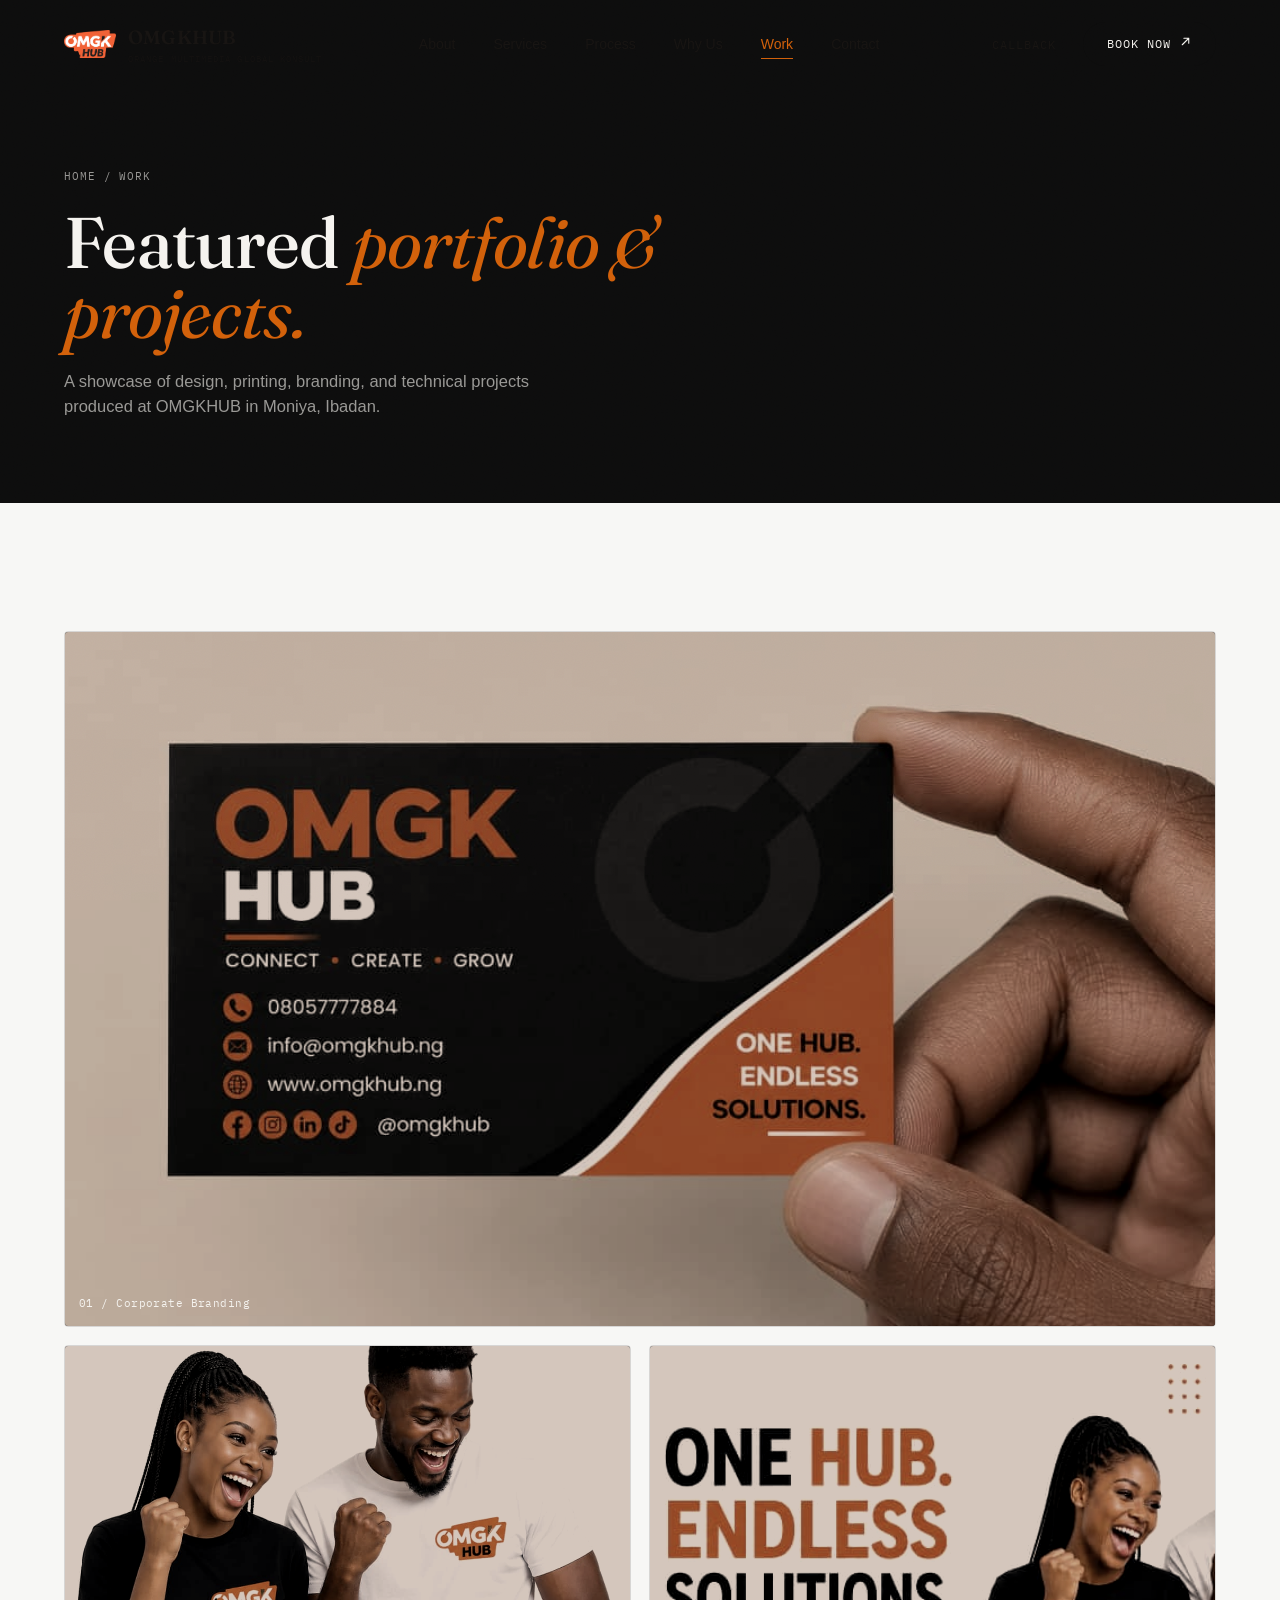
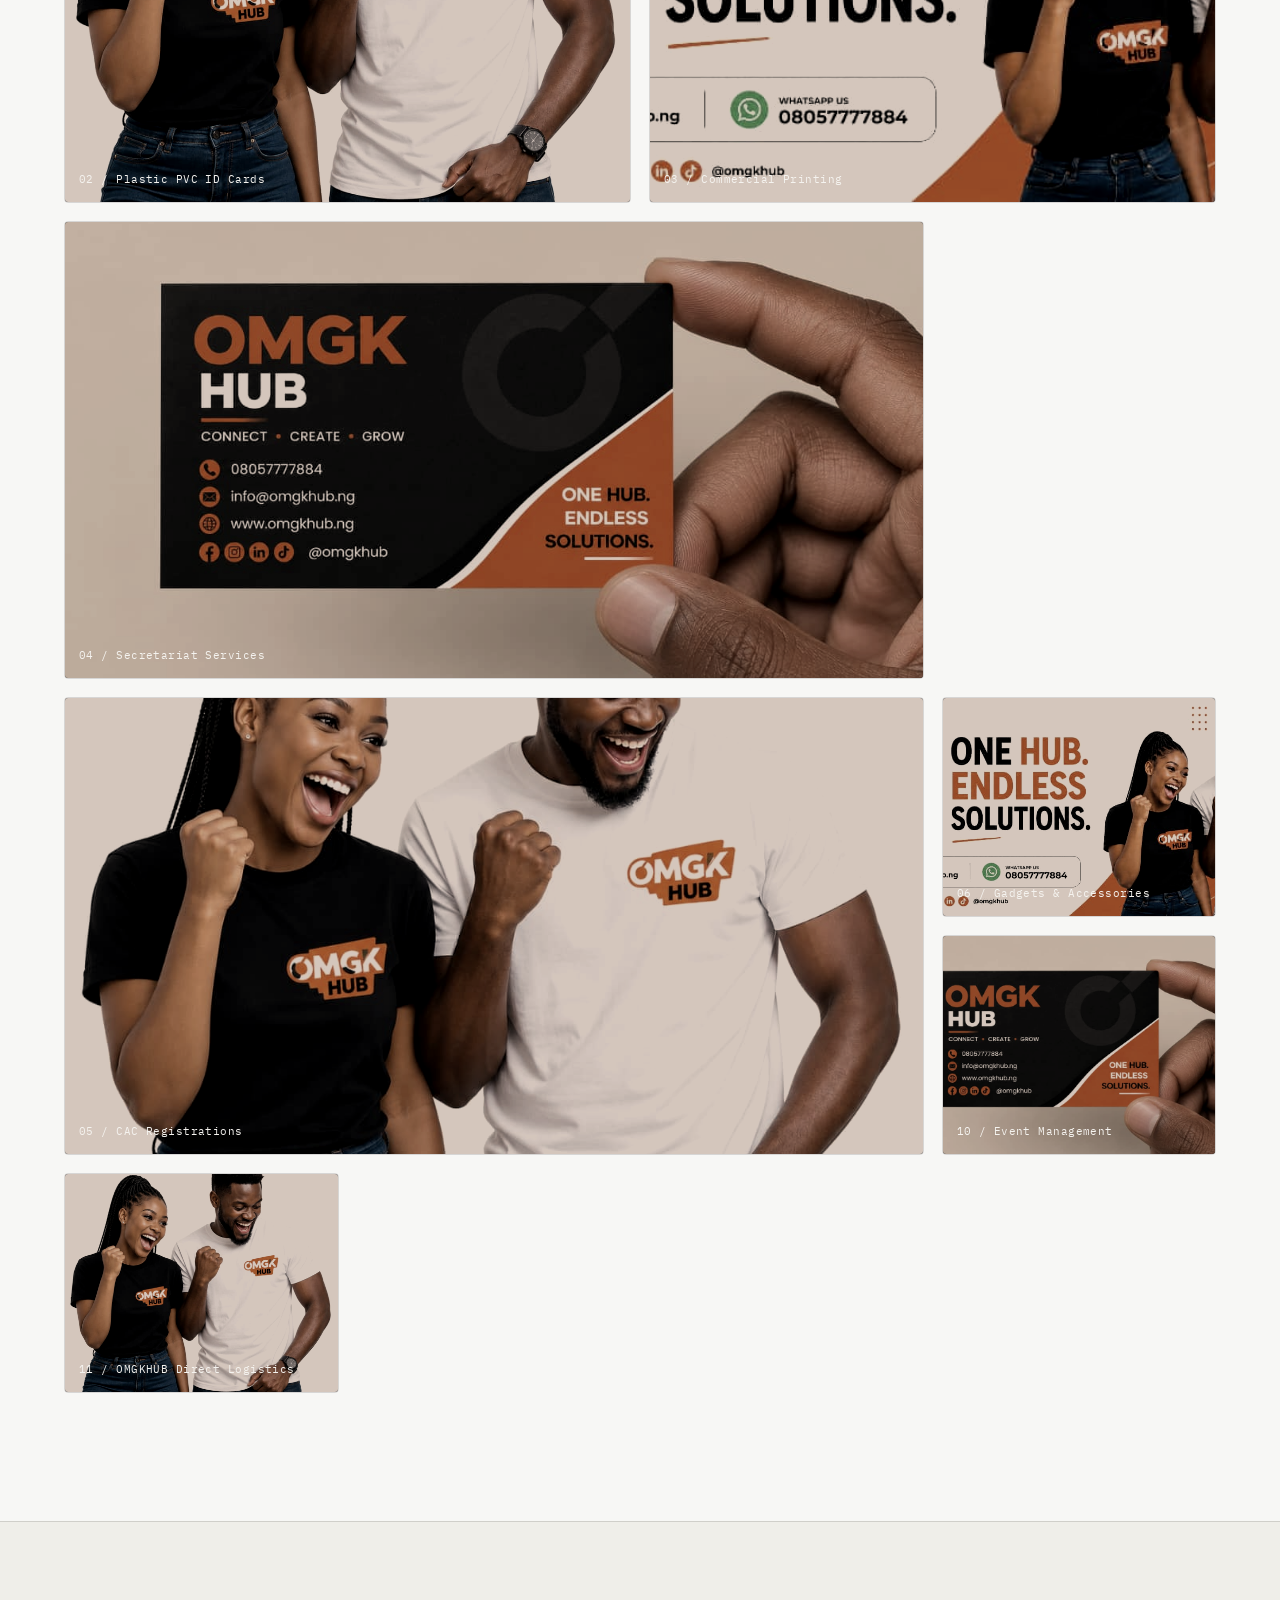
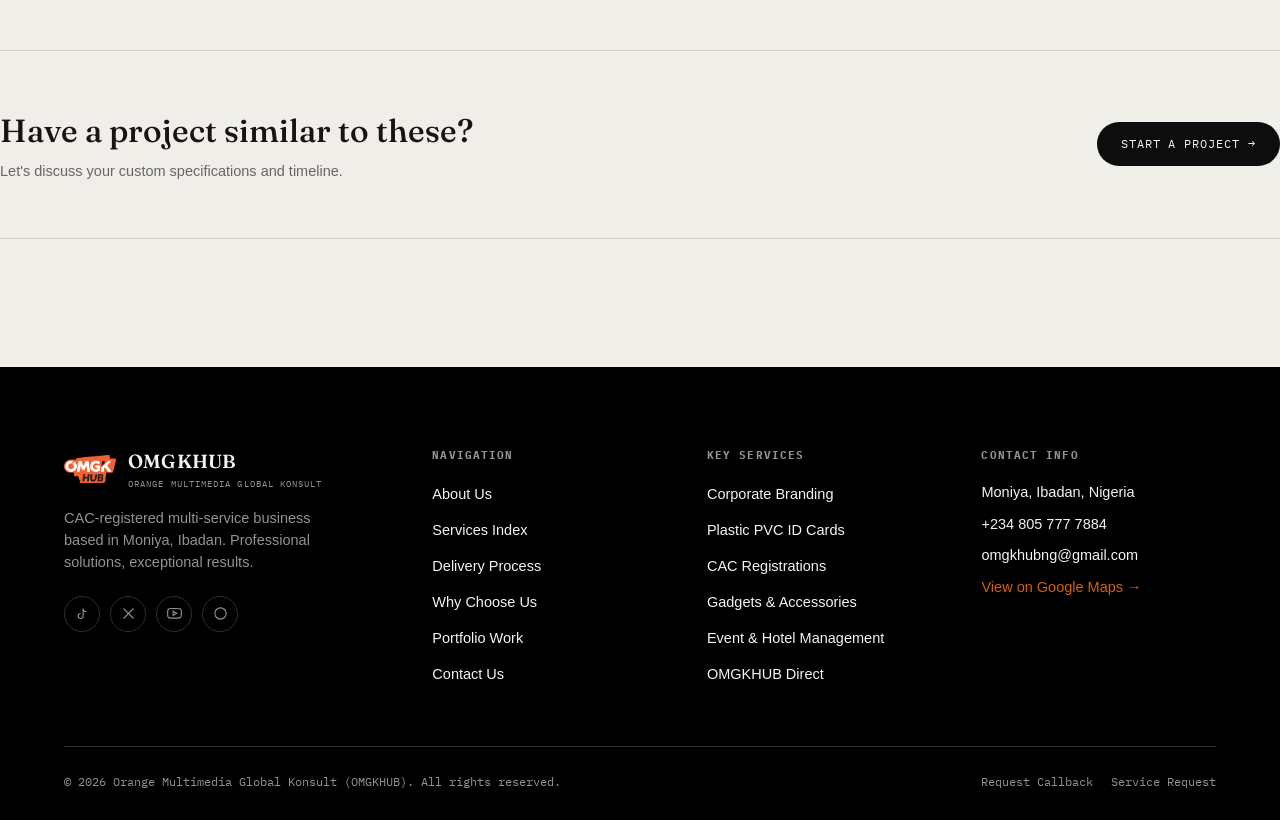
<file: work.html>
<!doctype html>
<html lang="en">
<head>
<meta charset="UTF-8">
<meta name="viewport" content="width=device-width, initial-scale=1.0">
<title>Work & Portfolio | OMGKHUB Branding & Production Showcase</title>
<meta name="description" content="View recent projects delivered by OMGKHUB: Corporate Branding, PVC ID Cards, Printed Collateral, CAC Registrations, and Digital Media in Ibadan.">
<meta name="keywords" content="OMGKHUB, Orange Multimedia Global Konsult, corporate branding Ibadan, ID card printing Nigeria, CAC registration Ibadan, event management Ibadan, hotel management Ibadan, OMGKHUB Direct delivery">
<meta name="robots" content="index, follow">
<link rel="canonical" href="https://www.omgkhub.com/work.html">

<meta property="og:type" content="website">
<meta property="og:site_name" content="OMGKHUB">
<meta property="og:title" content="Work & Portfolio | OMGKHUB Branding & Production Showcase">
<meta property="og:description" content="View recent projects delivered by OMGKHUB: Corporate Branding, PVC ID Cards, Printed Collateral, CAC Registrations, and Digital Media in Ibadan.">
<meta property="og:image" content="/images/og-cover.jpg">
<meta property="og:url" content="https://www.omgkhub.com/work.html">
<meta property="og:locale" content="en_NG">

<meta name="twitter:card" content="summary_large_image">
<meta name="twitter:title" content="Work & Portfolio | OMGKHUB Branding & Production Showcase">
<meta name="twitter:description" content="View recent projects delivered by OMGKHUB: Corporate Branding, PVC ID Cards, Printed Collateral, CAC Registrations, and Digital Media in Ibadan.">
<meta name="twitter:image" content="/images/og-cover.jpg">

<!-- Strictly Favicon Only -->
<link rel="icon" type="image/png" href="images/omgkhub-logo.png">
<link rel="apple-touch-icon" href="images/omgkhub-logo.png">

<script type="application/ld+json">
{
  "@context": "https://schema.org",
  "@type": "ProfessionalService",
  "name": "Orange Multimedia Global Konsult (OMGKHUB)",
  "alternateName": "OMGKHUB",
  "description": "View recent projects delivered by OMGKHUB: Corporate Branding, PVC ID Cards, Printed Collateral, CAC Registrations, and Digital Media in Ibadan.",
  "slogan": "Professional Solutions... Exceptional Results.",
  "email": "omgkhubng@gmail.com",
  "telephone": "+2348057777884",
  "address": {
    "@type": "PostalAddress",
    "addressLocality": "Moniya, Ibadan",
    "addressRegion": "Oyo State",
    "addressCountry": "NG"
  },
  "areaServed": "NG",
  "priceRange": "$$"
}
</script>

<link rel="preconnect" href="https://fonts.googleapis.com">
<link rel="preconnect" href="https://fonts.gstatic.com" crossorigin>
<link href="https://fonts.googleapis.com/css2?family=Fraunces:ital,opsz,wght@0,9..144,400;0,9..144,600;1,9..144,400&family=IBM+Plex+Mono:wght@400;500;600&display=swap" rel="stylesheet">
<link href="https://api.fontshare.com/v2/css?f[]=general-sans@400,500,600,700&display=swap" rel="stylesheet">
<link rel="stylesheet" href="css/style.css">
</head>
<body>
<a href="#main" class="skip-link">Skip to content</a>
<div class="grain" aria-hidden="true"></div>
<div class="reticle" id="reticle" aria-hidden="true"></div>
<header class="nav" id="nav">
  <a href="index.html" class="brand" aria-label="OMGKHUB, homepage">
    <img class="seal" src="images/omgkhub-logo.png" alt="OMGKHUB logo" width="52" height="29">
    <span>
      <span class="brand-word">OMGKHUB</span>
      <span class="brand-sub">Orange Multimedia Global Konsult</span>
    </span>
  </a>

  <nav class="nav-links" aria-label="Primary">
    <a href="about.html" class="">About</a>
    <a href="services.html" class="">Services</a>
    <a href="process.html" class="">Process</a>
    <a href="why-us.html" class="">Why Us</a>
    <a href="work.html" class="active">Work</a>
    <a href="contact.html" class="">Contact</a>
  </nav>

  <div style="display:flex; align-items:center; gap:12px;">
    <button class="btn btn-secondary magnetic" data-magnetic data-open-modal="callbackModal" style="padding:10px 16px; font-size:12px;" aria-label="Request a Callback">
      <span class="btn-label">Callback</span>
    </button>
    <a href="https://wa.me/2348057777884" class="btn btn-primary magnetic" data-magnetic aria-label="Book now on WhatsApp">
      <span class="btn-label">Book Now</span>
      <svg width="13" height="13" viewBox="0 0 24 24" fill="none" aria-hidden="true"><path d="M6 18L18 6M18 6H9M18 6V15" stroke="currentColor" stroke-width="2" stroke-linecap="round" stroke-linejoin="round"/></svg>
    </a>
  </div>

  <button class="nav-toggle" id="navToggle" aria-label="Open menu" aria-expanded="false" aria-controls="mobileMenu">
    <svg width="24" height="24" viewBox="0 0 24 24" fill="none"><path d="M4 7h16M4 12h16M4 17h16" stroke="currentColor" stroke-width="1.6" stroke-linecap="round"/></svg>
  </button>
</header>

<div id="mobileMenu" class="mobile-menu" style="display:none; position:fixed; inset:0; z-index:600; background:var(--ink); color:var(--text-invert); padding:100px 30px; flex-direction:column; gap:26px;">
  <a href="index.html" style="font-family:var(--serif); font-size:32px;">Home</a>
  <a href="about.html" style="font-family:var(--serif); font-size:32px;">About</a>
  <a href="services.html" style="font-family:var(--serif); font-size:32px;">Services</a>
  <a href="process.html" style="font-family:var(--serif); font-size:32px;">Process</a>
  <a href="why-us.html" style="font-family:var(--serif); font-size:32px;">Why Us</a>
  <a href="work.html" style="color:var(--orange); font-family:var(--serif); font-size:32px;">Work</a>
  <a href="contact.html" style="font-family:var(--serif); font-size:32px;">Contact</a>
  <div style="margin-top:20px; display:flex; flex-direction:column; gap:12px;">
    <button class="btn btn-secondary" data-open-modal="callbackModal" style="width:100%; text-align:center;">Request Callback</button>
    <a href="https://wa.me/2348057777884" class="btn btn-primary" style="width:100%; text-align:center;">Book on WhatsApp</a>
  </div>
</div>
<main id="main">
  <section class="page-hero">
    <div class="wrap">
      <div class="breadcrumb">
        <a href="index.html">Home</a> <span>/</span> <span>Work</span>
      </div>
      <h1>Featured <em>portfolio &amp; projects.</em></h1>
      <p class="page-sub">A showcase of design, printing, branding, and technical projects produced at OMGKHUB in Moniya, Ibadan.</p>
    </div>
  </section>

  <section class="sec">
    <div class="wrap">
      <div class="work-grid-full reveal">

        <div class="work-item">
          <div class="work-frame">
            <img src="images/image1.jpeg" alt="Corporate Branding &amp; Identity Design">
          </div>
          <span class="work-tag">01 / Corporate Branding</span>
        </div>

        <div class="work-item">
          <div class="work-frame">
            <img src="images/image2.jpeg" alt="PVC ID Card Production">
          </div>
          <span class="work-tag">02 / Plastic PVC ID Cards</span>
        </div>

        <div class="work-item">
          <div class="work-frame">
            <img src="images/image3.jpeg" alt="High-Volume Graphic Printing">
          </div>
          <span class="work-tag">03 / Commercial Printing</span>
        </div>

        <div class="work-item">
          <div class="work-frame">
            <img src="images/image1.jpeg" alt="Document Secretariat Services">
          </div>
          <span class="work-tag">04 / Secretariat Services</span>
        </div>

        <div class="work-item">
          <div class="work-frame">
            <img src="images/image2.jpeg" alt="CAC Business Registration">
          </div>
          <span class="work-tag">05 / CAC Registrations</span>
        </div>

        <div class="work-item">
          <div class="work-frame">
            <img src="images/image3.jpeg" alt="Gadgets &amp; Computer Accessories">
          </div>
          <span class="work-tag">06 / Gadgets &amp; Accessories</span>
        </div>

        <div class="work-item">
          <div class="work-frame">
            <img src="images/image1.jpeg" alt="Event &amp; Hotel Management">
          </div>
          <span class="work-tag">10 / Event Management</span>
        </div>

        <div class="work-item">
          <div class="work-frame">
            <img src="images/image2.jpeg" alt="OMGKHUB Direct Express Logistics">
          </div>
          <span class="work-tag">11 / OMGKHUB Direct Logistics</span>
        </div>

      </div>
    </div>
  </section>

  <section class="sec" style="background:var(--paper-dim); border-top:1px solid var(--line);">
    <div class="wrap mini-cta">
      <div>
        <h3>Have a project similar to these?</h3>
        <p>Let's discuss your custom specifications and timeline.</p>
      </div>
      <a href="contact.html" class="btn btn-primary">Start a Project &rarr;</a>
    </div>
  </section>
</main><footer>
  <div class="wrap">
    <div class="foot-top">
      <div class="foot-brand">
        <a href="index.html" class="brand" aria-label="OMGKHUB homepage">
          <img class="seal" src="images/omgkhub-logo.png" alt="OMGKHUB logo" width="52" height="29">
          <span>
            <span class="brand-word" style="color:var(--text-invert)">OMGKHUB</span>
            <span class="brand-sub" style="color:var(--text-invert-dim)">Orange Multimedia Global Konsult</span>
          </span>
        </a>
        <p>CAC-registered multi-service business based in Moniya, Ibadan. Professional solutions, exceptional results.</p>
        <div class="social-row" aria-label="Social Profiles">
          <a class="social-icon" href="https://tiktok.com" aria-label="TikTok" target="_blank" rel="noopener"><svg width="15" height="15" viewBox="0 0 24 24" fill="none" stroke="currentColor" stroke-width="1.8"><path d="M9 12a4 4 0 1 0 4 4V4a5 5 0 0 0 5 5"/></svg></a>
          <a class="social-icon" href="https://x.com" aria-label="X (Twitter)" target="_blank" rel="noopener"><svg width="15" height="15" viewBox="0 0 24 24" fill="none" stroke="currentColor" stroke-width="1.8"><path d="M4 4l16 16M4 20L20 4"/></svg></a>
          <a class="social-icon" href="https://youtube.com" aria-label="YouTube" target="_blank" rel="noopener"><svg width="15" height="15" viewBox="0 0 24 24" fill="none" stroke="currentColor" stroke-width="1.8"><path d="M22.54 6.42a2.78 2.78 0 0 0-1.94-2C18.88 4 12 4 12 4s-6.88 0-8.6.46a2.78 2.78 0 0 0-1.94 2A29 29 0 0 0 1 11.75a29 29 0 0 0 .46 5.33A2.78 2.78 0 0 0 3.4 19c1.72.46 8.6.46 8.6.46s6.88 0 8.6-.46a2.78 2.78 0 0 0 1.94-2 29 29 0 0 0 .46-5.25 29 29 0 0 0-.46-5.33z"/><polygon points="9.75 15.02 15.5 11.75 9.75 8.48 9.75 15.02"/></svg></a>
          <a class="social-icon" href="https://snapchat.com" aria-label="Snapchat" target="_blank" rel="noopener"><svg width="15" height="15" viewBox="0 0 24 24" fill="none" stroke="currentColor" stroke-width="1.8"><circle cx="12" cy="12" r="9"/></svg></a>
        </div>
      </div>

      <div class="foot-col">
        <h4>Navigation</h4>
        <ul>
          <li><a href="about.html">About Us</a></li>
          <li><a href="services.html">Services Index</a></li>
          <li><a href="process.html">Delivery Process</a></li>
          <li><a href="why-us.html">Why Choose Us</a></li>
          <li><a href="work.html">Portfolio Work</a></li>
          <li><a href="contact.html">Contact Us</a></li>
        </ul>
      </div>

      <div class="foot-col">
        <h4>Key Services</h4>
        <ul>
          <li><a href="services.html#service-01">Corporate Branding</a></li>
          <li><a href="services.html#service-02">Plastic PVC ID Cards</a></li>
          <li><a href="services.html#service-05">CAC Registrations</a></li>
          <li><a href="services.html#service-06">Gadgets & Accessories</a></li>
          <li><a href="services.html#service-10">Event & Hotel Management</a></li>
          <li><a href="services.html#service-11">OMGKHUB Direct</a></li>
        </ul>
      </div>

      <div class="foot-col">
        <h4>Contact Info</h4>
        <address style="display:flex; flex-direction:column; gap:10px; font-size:14.5px;">
          <span>Moniya, Ibadan, Nigeria</span>
          <a href="tel:+2348057777884">+234 805 777 7884</a>
          <a href="mailto:omgkhubng@gmail.com">omgkhubng@gmail.com</a>
          <a href="https://maps.google.com/?q=Moniya,+Ibadan,+Nigeria" target="_blank" rel="noopener" style="color:var(--orange)">View on Google Maps &rarr;</a>
        </address>
      </div>
    </div>

    <div class="foot-bottom">
      <span>&copy; <span id="year">2026</span> Orange Multimedia Global Konsult (OMGKHUB). All rights reserved.</span>
      <div style="display:flex; gap:18px;">
        <a href="#" data-open-modal="callbackModal">Request Callback</a>
        <a href="contact.html">Service Request</a>
      </div>
    </div>
  </div>
</footer>

<!-- Callback Request Modal -->
<div id="callbackModal" class="modal-overlay" aria-hidden="true">
  <div class="modal-backdrop"></div>
  <div class="modal-content">
    <button class="modal-close" aria-label="Close modal">&times;</button>
    <div style="margin-bottom:20px;">
      <div class="eyebrow">Quick Contact</div>
      <h3 style="font-family:var(--serif); font-size:24px; margin-top:6px;">Request a Callback</h3>
      <p style="font-size:14px; color:var(--text-dim); margin-top:4px;">Leave your name and phone number. Our team in Ibadan will call you back promptly.</p>
    </div>
    <form name="callback" method="POST" data-netlify="true" data-netlify-honeypot="bot-field">
      <input type="hidden" name="form-name" value="callback">
      <p class="honey" style="display:none;"><label>Don't fill this out if you're human: <input name="bot-field" /></label></p>
      <div class="field">
        <label for="cb-name">Your Name</label>
        <input type="text" id="cb-name" name="name" placeholder="e.g. Adebayo Johnson" required>
      </div>
      <div class="field">
        <label for="cb-phone">Phone / WhatsApp Number</label>
        <input type="tel" id="cb-phone" name="phone" placeholder="+234 800 000 0000" required>
      </div>
      <div class="field">
        <label for="cb-service">Service Interested In</label>
        <select id="cb-service" name="service">
          <option value="General Inquiry">General Inquiry</option>
          <option value="Corporate Branding">Corporate Branding & Identity</option>
          <option value="PVC ID Cards">Plastic / PVC ID Cards</option>
          <option value="CAC Registration">CAC & Online Registrations</option>
          <option value="Gadgets">Gadgets & Accessories</option>
          <option value="Event & Hotel Management">Event & Hotel Management</option>
          <option value="OMGKHUB Direct">OMGKHUB Direct Delivery</option>
        </select>
      </div>
      <button type="submit" class="btn btn-primary" style="width:100%; justify-content:center; padding:14px;">Request Callback Now</button>
    </form>
  </div>
</div>

<!-- Service Request Modal -->
<div id="serviceModal" class="modal-overlay" aria-hidden="true">
  <div class="modal-backdrop"></div>
  <div class="modal-content">
    <button class="modal-close" aria-label="Close modal">&times;</button>
    <div style="margin-bottom:20px;">
      <div class="eyebrow">Order & Booking</div>
      <h3 style="font-family:var(--serif); font-size:24px; margin-top:6px;">Service Request Form</h3>
      <p style="font-size:14px; color:var(--text-dim); margin-top:4px;">Specify your requirements and get a custom quote within hours.</p>
    </div>
    <form name="service-request-modal" method="POST" data-netlify="true" data-netlify-honeypot="bot-field">
      <input type="hidden" name="form-name" value="service-request-modal">
      <p class="honey" style="display:none;"><label>Don't fill this out if you're human: <input name="bot-field" /></label></p>
      <div class="form-row">
        <div class="field">
          <label for="sr-name">Full Name</label>
          <input type="text" id="sr-name" name="name" required>
        </div>
        <div class="field">
          <label for="sr-phone">Phone / WhatsApp</label>
          <input type="tel" id="sr-phone" name="phone" required>
        </div>
      </div>
      <div class="field">
        <label for="sr-email">Email Address</label>
        <input type="email" id="sr-email" name="email" required>
      </div>
      <div class="field">
        <label for="sr-service">Required Service</label>
        <select id="sr-service" name="service" required>
          <option value="Corporate Branding">01. Corporate Branding & Identity Design</option>
          <option value="Plastic PVC ID Cards">02. Plastic / PVC ID Card Printing</option>
          <option value="Graphic Design & Printing">03. Graphic Design & High-Volume Printing</option>
          <option value="Document Processing">04. Document Processing & Secretariat Services</option>
          <option value="CAC & Online Registrations">05. CAC & Online Registrations</option>
          <option value="Gadgets & Accessories">06. Gadgets & Accessories</option>
          <option value="CV Writing">07. Professional CV Writing & Resume Enhancement</option>
          <option value="Practical ICT Training">08. Practical ICT & Digital Skills Training</option>
          <option value="FinTech Account Support">09. FinTech Services - Account Opening Support</option>
          <option value="Event & Hotel Management">10. Event and Hotel Management Services</option>
          <option value="OMGKHUB Direct">11. OMGKHUB Direct (Logistics & Express Delivery)</option>
        </select>
      </div>
      <div class="field">
        <label for="sr-details">Project / Order Details</label>
        <textarea id="sr-details" name="details" placeholder="Describe scope, quantity, deadlines, or specific preferences..." required></textarea>
      </div>
      <button type="submit" class="btn btn-primary" style="width:100%; justify-content:center; padding:14px;">Submit Service Request</button>
    </form>
  </div>
</div>
<script src="js/main.js"></script>
</body>
</html>
</file>
<file: css/style.css>
/* ============ TOKENS ============ */
  :root{
    --ink: #0d0d0d;
    --ink-soft: #171412;
    --paper: #f7f7f5;
    --paper-dim: #efeee9;
    --orange: #d2600a;
    --orange-deep: #a84c08;
    --vermillion: #d52e1e;
    --maroon: #5b140f;
    --text: #171412;
    --text-dim: rgba(23,20,18,0.62);
    --text-invert: #f5f3ef;
    --text-invert-dim: rgba(245,243,239,0.6);
    --line: rgba(23,20,18,0.14);
    --line-invert: rgba(245,243,239,0.18);
    --serif: "Fraunces", "Iowan Old Style", serif;
    --sans: "General Sans", "Inter", -apple-system, BlinkMacSystemFont, sans-serif;
    --mono: "IBM Plex Mono", ui-monospace, monospace;
    --ease: cubic-bezier(.16,.84,.32,1);
  }

  *,*::before,*::after{ box-sizing: border-box; }
  html{ scroll-behavior: smooth; }
  body{
    margin:0;
    background: var(--paper);
    color: var(--text);
    font-family: var(--sans);
    font-size: 16px;
    line-height: 1.5;
    -webkit-font-smoothing: antialiased;
    overflow-x: hidden;
  }
  img{ max-width:100%; display:block; }
  a{ color:inherit; text-decoration:none; }
  ul{ list-style:none; margin:0; padding:0; }
  h1,h2,h3,h4,p,figure{ margin:0; }
  button{ font-family:inherit; background:none; border:none; cursor:pointer; color:inherit; }
  section{ position:relative; }

  /* Skip link */
  .skip-link{
    position:absolute; left:-999px; top:0; z-index:999;
    background:var(--ink); color:var(--text-invert); padding:14px 22px;
    font-family:var(--mono); font-size:13px; letter-spacing:.05em;
  }
  .skip-link:focus{ left:12px; top:12px; }

  /* Focus states: accessible, visible, on brand */
  a:focus-visible, button:focus-visible{
    outline: 2px solid var(--orange);
    outline-offset: 4px;
    border-radius: 2px;
  }

  .eyebrow{
    font-family: var(--mono);
    font-size: 12px;
    letter-spacing: .14em;
    text-transform: uppercase;
    display:flex; align-items:center; gap:10px;
    color: var(--orange);
  }
  .eyebrow::before{
    content:"";
    width:22px; height:1px; background: currentColor;
  }
  .eyebrow.invert{ color: var(--orange); }

  .wrap{
    max-width: 1360px;
    margin: 0 auto;
    padding: 0 clamp(20px, 5vw, 64px);
  }

  /* ============ GRAIN OVERLAY ============ */
  .grain{
    pointer-events:none;
    position:fixed; inset:0; z-index:998;
    opacity:.05;
    mix-blend-mode: overlay;
    background-image: url("data:image/svg+xml;utf8,<svg xmlns='http://www.w3.org/2000/svg' width='140' height='140'><filter id='n'><feTurbulence type='fractalNoise' baseFrequency='0.9' numOctaves='2' stitchTiles='stitch'/></filter><rect width='100%25' height='100%25' filter='url(%23n)'/></svg>");
  }

  /* ============ CUSTOM CURSOR ============ */
  .reticle{
    position:fixed; top:-100px; left:-100px; width:34px; height:34px;
    border:1px solid var(--orange);
    border-radius:50%;
    pointer-events:none;
    z-index:9999;
    opacity:0;
    transform: translate(-50%,-50%);
    transition: width .25s var(--ease), height .25s var(--ease), border-color .25s var(--ease), background .25s var(--ease), opacity .2s var(--ease), top .06s linear, left .06s linear;
    mix-blend-mode: difference;
  }
  .reticle.visible{ opacity:1; }
  .reticle::before, .reticle::after{
    content:"";
    position:absolute; background:var(--orange);
  }
  .reticle::before{ left:50%; top:-6px; width:1px; height:6px; transform:translateX(-50%); }
  .reticle::after{ left:-6px; top:50%; width:6px; height:1px; transform:translateY(-50%); }
  .reticle.active{
    width:64px; height:64px;
    background: rgba(210,96,10,0.12);
  }
  @media (pointer:coarse){ .reticle{ display:none; } }

  /* ============ NAV ============ */
  .nav{
    position:fixed; top:0; left:0; right:0; z-index:500;
    padding: 22px clamp(20px,5vw,64px);
    display:flex; align-items:center; justify-content:space-between;
    transition: background .4s var(--ease), padding .4s var(--ease), border-color .4s var(--ease);
    border-bottom: 1px solid transparent;
  }
  .nav.solid{
    background: rgba(247,247,245,0.86);
    backdrop-filter: blur(14px) saturate(140%);
    border-bottom-color: var(--line);
    padding-top:14px; padding-bottom:14px;
  }
  .brand{ display:flex; align-items:center; gap:12px; }
  .seal{
    width:52px; height:auto; flex-shrink:0; object-fit:contain;
  }
  .brand-word{
    font-family: var(--serif);
    font-weight:600;
    font-size: 19px;
    letter-spacing:.01em;
  }
  .brand-sub{
    display:block;
    font-family: var(--mono);
    font-size:9px;
    letter-spacing:.12em;
    color: var(--text-dim);
    text-transform:uppercase;
    margin-top:1px;
  }

  .nav-links{
    display:flex; align-items:center; gap:38px;
  }
  .nav-links a{
    font-size:14px; font-weight:500;
    position:relative;
    padding: 4px 0;
  }
  .nav-links a::after{
    content:""; position:absolute; left:0; right:0; bottom:0; height:1px;
    background: var(--ink); transform: scaleX(0); transform-origin:right;
    transition: transform .35s var(--ease);
  }
  .nav-links a:hover::after, .nav-links a:focus-visible::after{ transform:scaleX(1); transform-origin:left; }

  .btn{
    display:inline-flex; align-items:center; gap:10px;
    font-family: var(--mono);
    font-size:12px; letter-spacing:.08em; text-transform:uppercase;
    padding: 13px 24px;
    border-radius: 999px;
    white-space:nowrap;
  }
  .btn-primary{
    background: var(--ink); color: var(--text-invert);
  }
  .btn-primary svg{ transition: transform .3s var(--ease); }
  .btn-primary:hover svg{ transform: translate(3px,-3px); }
  .btn-ghost{
    border:1px solid var(--line);
  }
  .magnetic{ display:inline-block; will-change:transform; }

  .nav-toggle{ display:none; }

  /* ============ HERO ============ */
  .hero{
    min-height: 100svh;
    display:flex; flex-direction:column; justify-content:center;
    padding-top: 140px; padding-bottom: 80px;
    position:relative;
  }
  .hero-grid{
    display:grid;
    grid-template-columns: 1.35fr .9fr;
    gap: 48px;
    align-items:end;
  }
  .hero-kicker{ margin-bottom: 26px; }
  .hero h1{
    font-family: var(--serif);
    font-weight:500;
    font-size: clamp(48px, 6.6vw, 108px);
    line-height: .98;
    letter-spacing: -.01em;
  }
  .hero h1 em{ font-style:italic; font-weight:400; color: var(--orange); }
  .hero .line{ overflow:hidden; }
  .hero .line > span{ display:block; }

  .hero-copy{
    margin-top: 34px;
    max-width: 460px;
    font-size: 17px;
    color: var(--text-dim);
  }
  .hero-actions{
    margin-top: 40px;
    display:flex; align-items:center; gap:22px; flex-wrap:wrap;
  }
  .hero-actions .plain-link{
    font-size:14px; font-weight:500;
    display:flex; align-items:center; gap:8px;
    border-bottom:1px solid var(--ink);
    padding-bottom:2px;
  }

  .hero-frame{
    position:relative;
    aspect-ratio: 3/4;
    border: 1px solid var(--line);
    border-radius: 4px;
    overflow:hidden;
    background:
      repeating-linear-gradient(135deg, rgba(23,20,18,0.045) 0 2px, transparent 2px 14px),
      var(--ink);
  }
  .hero-frame .frame-label{
    position:absolute; inset:0;
    display:flex; flex-direction:column; align-items:center; justify-content:center;
    gap:14px; text-align:center; padding: 30px;
  }
  .hero-frame .frame-label svg{ opacity:.5; }
  .hero-logo{ width: min(280px, 60%); height:auto; }
  .hero-frame .frame-label span{
    font-family:var(--mono); font-size:11px; letter-spacing:.1em;
    color: var(--text-invert-dim); text-transform:uppercase; max-width:220px;
  }
  .stamp{
    position:absolute; right:-18px; bottom:-18px;
    width:118px; height:118px;
    z-index:4;
  }
  .stamp-spin{ animation: spin 22s linear infinite; transform-origin:50% 50%; }
  @media (prefers-reduced-motion:reduce){ .stamp-spin{ animation:none; } }
  @keyframes spin{ to{ transform:rotate(360deg); } }

  .scroll-cue{
    position:absolute; left: clamp(20px,5vw,64px); bottom: 36px;
    display:flex; align-items:center; gap:12px;
    font-family:var(--mono); font-size:11px; letter-spacing:.1em; text-transform:uppercase;
    color: var(--text-dim);
  }
  .scroll-cue .rail{
    width:1px; height:46px; background: var(--line); position:relative; overflow:hidden;
  }
  .scroll-cue .rail::after{
    content:""; position:absolute; top:0; left:0; width:100%; height:16px; background:var(--orange);
    animation: rail 2.2s var(--ease) infinite;
  }
  @keyframes rail{ 0%{ transform:translateY(-16px);} 100%{ transform:translateY(46px);} }

  /* ============ SECTION HEADERS ============ */
  .sec{ padding: 128px 0; }
  .sec-head{
    display:grid; grid-template-columns: 1fr 1fr; gap:40px; align-items:end;
    margin-bottom: 70px;
  }
  .sec-head h2{
    font-family: var(--serif); font-weight:500;
    font-size: clamp(34px, 4.2vw, 58px);
    line-height:1.04; letter-spacing:-.01em;
    margin-top: 14px;
  }
  .sec-head .desc{ font-size:16px; color:var(--text-dim); max-width:420px; padding-bottom:6px; }

  /* ============ ABOUT ============ */
  .about{ background: var(--ink); color: var(--text-invert); }
  .about .eyebrow{ color:var(--orange); }
  .about-grid{
    display:grid; grid-template-columns: .9fr 1.1fr; gap:60px;
  }
  .about-index{
    font-family: var(--mono); font-size:13px; color: var(--text-invert-dim);
    display:flex; flex-direction:column; gap:8px;
  }
  .about-index b{ color:var(--text-invert); font-weight:500; }
  blockquote.pull{
    font-family: var(--serif); font-style:italic; font-weight:400;
    font-size: clamp(24px, 2.6vw, 34px); line-height:1.32;
    border-left: 2px solid var(--orange); padding-left:28px;
  }
  .about-foot{
    margin-top:36px; display:flex; gap:40px; flex-wrap:wrap;
    padding-top:28px; border-top:1px solid var(--line-invert);
  }
  .about-foot div span{ display:block; font-family:var(--mono); font-size:11px; letter-spacing:.08em; text-transform:uppercase; color:var(--text-invert-dim); margin-bottom:6px; }
  .about-foot div p{ font-size:15px; max-width:230px; color: var(--text-invert-dim); }

  /* ============ SERVICES: INDEX ============ */
  .manifest-list{ border-top:1px solid var(--line); }
  .manifest-item{
    display:grid;
    grid-template-columns: 90px 1fr 1.1fr;
    gap: 30px;
    padding: 30px 0;
    border-bottom: 1px solid var(--line);
    align-items:center;
  }
  .manifest-item:nth-child(even){ padding-left: 6%; }
  .manifest-num{ font-family:var(--mono); font-size:13px; color:var(--orange); }
  .manifest-name{
    font-family: var(--serif); font-weight:500;
    font-size: clamp(20px, 2vw, 27px);
    display:flex; align-items:center; gap:14px;
  }
  .manifest-name svg{ flex-shrink:0; color:var(--orange); }
  .manifest-desc{ font-size:14.5px; color:var(--text-dim); }

  .manifest-carousel{ display:none; }

  /* ============ PROCESS / WORKFLOW ============ */
  .process{ background: var(--paper-dim); }

  .wf-progress{
    height:2px; background:var(--line); border-radius:2px; margin-bottom:28px; overflow:hidden;
  }
  .wf-progress-fill{
    height:100%; width:25%; background:var(--orange);
    transition: width .5s var(--ease);
  }

  .wf-list{ display:flex; gap:14px; align-items:stretch; }
  .wf-item{
    flex:1; min-width:0;
    background:var(--paper);
    border:1px solid var(--line);
    border-radius:8px;
    overflow:hidden;
    transition: flex .5s var(--ease), background .3s var(--ease);
  }
  .wf-item[open]{ flex:2.6; background:var(--ink); }
  .wf-item[open] summary .wf-title,
  .wf-item[open] summary .wf-num{ color:var(--text-invert); }
  .wf-item[open] summary .wf-icon{ color:var(--orange); }
  .wf-item[open] .wf-caret{ transform:rotate(180deg); color:var(--orange); }

  .wf-item summary{
    list-style:none; cursor:pointer;
    display:flex; align-items:center; gap:14px;
    padding: 22px 20px;
    white-space:nowrap;
  }
  .wf-item summary::-webkit-details-marker{ display:none; }
  .wf-num{ font-family:var(--mono); font-size:12px; color:var(--orange); flex-shrink:0; }
  .wf-icon{ flex-shrink:0; color:var(--text-dim); transition: color .3s var(--ease); }
  .wf-title{ font-family:var(--serif); font-weight:500; font-size:18px; flex:1; min-width:0; overflow:hidden; text-overflow:ellipsis; }
  .wf-caret{ flex-shrink:0; transition: transform .35s var(--ease), color .3s var(--ease); color:var(--text-dim); }

  .wf-body{
    padding: 0 20px 26px 54px;
    max-width:320px;
  }
  .wf-body p{ font-size:14.5px; color:var(--text-invert-dim); line-height:1.55; }

  @media (max-width: 980px){
    .wf-list{ flex-direction:column; }
    .wf-item[open]{ flex:none; }
    .wf-progress{ display:none; }
    .wf-body{ max-width:none; }
  }

  /* ============ CERTIFICATE ============ */
  .cert-panel{
    border: 1px solid var(--ink);
    border-radius: 6px;
    padding: clamp(30px, 5vw, 64px);
    position:relative;
    background:
      repeating-linear-gradient(90deg, transparent 0 11px, var(--line) 11px 12px) top / 100% 1px no-repeat,
      repeating-linear-gradient(90deg, transparent 0 11px, var(--line) 11px 12px) bottom / 100% 1px no-repeat,
      var(--paper);
  }
  .cert-top{
    display:flex; justify-content:space-between; align-items:flex-start; gap:20px; flex-wrap:wrap;
    padding-bottom: 30px; margin-bottom:36px; border-bottom:1px dashed var(--line);
  }
  .cert-top h2{ font-family:var(--serif); font-weight:500; font-size:clamp(28px,3.4vw,42px); }
  .cert-seal{ width:88px; height:88px; flex-shrink:0; }
  .cert-grid{
    display:grid; grid-template-columns: repeat(2,1fr); gap: 34px 60px;
  }
  .clause{ display:flex; gap:16px; }
  .clause-num{ font-family:var(--mono); font-size:13px; color:var(--orange); padding-top:2px; }
  .clause h3{ font-size:16px; font-weight:600; margin-bottom:6px; }
  .clause p{ font-size:14px; color:var(--text-dim); }

  /* ============ CONTACT ============ */
  .contact-grid{
    display:grid; grid-template-columns: repeat(3,1fr); gap:18px;
  }
  .contact-card{
    display:flex; flex-direction:column; gap:14px;
    padding: 32px 26px;
    border:1px solid var(--line);
    border-radius:8px;
    transition: border-color .3s var(--ease), background .3s var(--ease), transform .3s var(--ease);
  }
  .contact-card:hover{ border-color:var(--ink); background:var(--paper-dim); }
  .contact-icon{
    width:46px; height:46px; border-radius:50%;
    display:flex; align-items:center; justify-content:center;
    border:1px solid var(--line); color:var(--orange);
  }
  .contact-label{ font-family:var(--mono); font-size:11px; letter-spacing:.1em; text-transform:uppercase; color:var(--text-dim); }
  .contact-value{ font-family:var(--serif); font-size:20px; font-weight:500; }
  @media (max-width:980px){ .contact-grid{ grid-template-columns:1fr; } }

  /* ============ CLIENTS MARQUEE ============ */
  .clients{ padding: 90px 0; overflow:hidden; border-top:1px solid var(--line); border-bottom:1px solid var(--line); }
  .clients-label{ text-align:center; margin-bottom:34px; }
  .marquee{ display:flex; width:max-content; gap:64px; animation: scroll 34s linear infinite; }
  .marquee:hover{ animation-play-state:paused; }
  @keyframes scroll{ from{ transform:translateX(0);} to{ transform:translateX(-50%);} }
  .marquee span{
    font-family: var(--serif); font-style:italic; font-size: clamp(22px,3vw,36px);
    color: var(--text-dim); white-space:nowrap; display:flex; align-items:center; gap:28px;
  }
  .marquee span::after{ content:"\2022"; color:var(--orange); font-style:normal; }
  @media (prefers-reduced-motion:reduce){ .marquee{ animation:none; overflow-x:auto; } }

  /* ============ PORTFOLIO ============ */
  .work-grid{
    display:grid; grid-template-columns: repeat(6, 1fr); grid-auto-rows: 120px;
    gap: 18px;
  }
  .work-item{ position:relative; overflow:hidden; border-radius:4px; border:1px solid var(--line); }
  .work-item:nth-child(1){ grid-column: span 4; grid-row: span 3; }
  .work-item:nth-child(2){ grid-column: span 2; grid-row: span 2; }
  .work-item:nth-child(3){ grid-column: span 2; grid-row: span 2; }
  .work-item:nth-child(4){ grid-column: span 3; grid-row: span 2; }
  .work-item:nth-child(5){ grid-column: span 3; grid-row: span 2; }
  .work-frame{
    position:absolute; inset:0;
    background: linear-gradient(160deg, #1a1a1a, #0d0d0d);
    display:flex; flex-direction:column; align-items:center; justify-content:center; gap:10px;
  }
  .work-frame::after{
    content:""; position:absolute; inset:0; background:var(--orange); opacity:.14; mix-blend-mode:multiply;
  }
  .work-frame img{ position:absolute; inset:0; width:100%; height:100%; object-fit:cover; filter:grayscale(.5) contrast(1.08) brightness(.85); }
  .work-frame span{ font-family:var(--mono); font-size:10px; letter-spacing:.1em; text-transform:uppercase; color:var(--text-invert-dim); z-index:2; }
  .work-frame svg{ opacity:.4; z-index:2; }
  .work-tag{
    position:absolute; left:14px; bottom:14px; z-index:3;
    font-family:var(--mono); font-size:11px; color:var(--text-invert); letter-spacing:.04em;
  }

  /* ============ CTA ============ */
  .cta{
    background: var(--ink); color: var(--text-invert);
    padding: 150px 0; text-align:center;
    position:relative; overflow:hidden;
  }
  .cta h2{
    font-family:var(--serif); font-weight:500;
    font-size: clamp(40px, 7vw, 108px); line-height:.98; letter-spacing:-.01em;
  }
  .cta h2 em{ color:var(--orange); font-style:italic; font-weight:400; }
  .cta-sub{ margin: 26px auto 46px; max-width:480px; color:var(--text-invert-dim); font-size:16px; }
  .cta .btn-primary{ background:var(--orange); color:var(--ink); font-weight:600; padding:18px 34px; font-size:13px; }

  /* ============ FOOTER ============ */
  footer{ background:#000; color: var(--text-invert); padding: 80px 0 30px; }
  .foot-top{ display:grid; grid-template-columns: 1.4fr 1fr 1fr 1fr; gap:40px; padding-bottom:60px; border-bottom:1px solid var(--line-invert); }
  .foot-brand p{ margin-top:18px; color:var(--text-invert-dim); font-size:14.5px; max-width:280px; }
  .foot-col h4{ font-family:var(--mono); font-size:11px; letter-spacing:.1em; text-transform:uppercase; color:var(--text-invert-dim); margin-bottom:18px; }
  .foot-col ul{ display:flex; flex-direction:column; gap:12px; }
  .foot-col a{ font-size:14.5px; }
  .foot-col a:hover{ color: var(--orange); }
  address{ font-style:normal; }
  .foot-bottom{
    padding-top:26px; display:flex; justify-content:space-between; align-items:center; flex-wrap:wrap; gap:14px;
    font-family:var(--mono); font-size:11.5px; color:var(--text-invert-dim);
  }
  .foot-bottom a:hover{ color:var(--text-invert); }

  /* ============ REVEAL ANIM (base state, JS adds .in) ============ */
  .reveal{ opacity:0; transform: translateY(28px); }
  .reveal.in{ opacity:1; transform:none; transition: opacity .9s var(--ease), transform .9s var(--ease); }
  @media (prefers-reduced-motion: reduce){
    .reveal{ opacity:1 !important; transform:none !important; }
  }

  /* ============ RESPONSIVE ============ */
  @media (max-width: 980px){
    .nav-links{ display:none; }
    .nav-toggle{ display:flex; align-items:center; justify-content:center; width:38px; height:38px; }
    .nav{ gap:10px; }
    .brand-sub{ display:none; }
    .brand-word{ font-size:16px; }
    .seal{ width:30px; height:30px; }
    .nav .btn-primary span.btn-label{ display:none; }
    .nav .btn-primary{ padding:12px 14px; }
    .hero-grid{ grid-template-columns:1fr; }
    .hero-frame{ aspect-ratio: 16/10; }
    .about-grid{ grid-template-columns:1fr; }
    .sec-head{ grid-template-columns:1fr; }
    .steps{ grid-template-columns:1fr; gap:36px; }
    .steps::before{ display:none; }
    .cert-grid{ grid-template-columns:1fr; }
    .work-grid{ grid-template-columns: repeat(2,1fr); }
    .work-item:nth-child(1),.work-item:nth-child(4),.work-item:nth-child(5){ grid-column: span 2; }
    .foot-top{ grid-template-columns: 1fr 1fr; row-gap:36px; }

    /* services -> horizontal swipe deck on mobile, per brief */
    .manifest-list{ display:none; }
    .manifest-carousel{
      display:flex; gap:16px; overflow-x:auto; padding-bottom:20px;
      scroll-snap-type: x mandatory; -webkit-overflow-scrolling:touch;
      margin: 0 -20px; padding-left:20px; padding-right:20px;
    }
    .m-card{
      scroll-snap-align:start; flex:0 0 78%;
      border:1px solid var(--line); border-radius:8px; padding:26px;
      background:var(--paper);
    }
    .m-card .manifest-num{ display:block; margin-bottom:14px; }
    .m-card h3{ font-family:var(--serif); font-weight:500; font-size:21px; display:flex; gap:10px; align-items:center; margin-bottom:10px; }
    .m-card h3 svg{ color:var(--orange); flex-shrink:0; }
    .m-card p{ font-size:14px; color:var(--text-dim); }
  }
  @media (max-width:560px){
    .foot-top{ grid-template-columns:1fr; }
  }

/* ============ MULTI-PAGE ADDITIONS ============ */

.nav-links a.active{ color: var(--orange); }
.nav-links a.active::after{ transform:scaleX(1); background:var(--orange); }

/* ---- Page hero (interior pages) ---- */
.page-hero{
  background: var(--ink); color: var(--text-invert);
  padding: 168px 0 84px;
}
.page-hero .breadcrumb{
  font-family: var(--mono); font-size:11px; letter-spacing:.08em; text-transform:uppercase;
  color: var(--text-invert-dim); display:flex; gap:8px; align-items:center; margin-bottom:22px;
}
.page-hero .breadcrumb a{ color:var(--text-invert-dim); }
.page-hero .breadcrumb a:hover{ color: var(--orange); }
.page-hero h1{
  font-family: var(--serif); font-weight:500;
  font-size: clamp(38px, 5.6vw, 78px); line-height: .98; letter-spacing:-.01em;
  max-width: 780px;
}
.page-hero h1 em{ font-style:italic; font-weight:400; color:var(--orange); }
.page-hero .page-sub{
  margin-top: 22px; max-width:520px; font-size:16.5px; color: var(--text-invert-dim);
}

/* ---- Teaser cards (home page section previews) ---- */
.teaser-grid{ display:grid; grid-template-columns:repeat(3,1fr); gap:18px; }
.teaser-card{
  border:1px solid var(--line); border-radius:8px; padding:30px 26px;
  display:flex; flex-direction:column; gap:14px; transition: border-color .3s var(--ease), background .3s var(--ease);
}
.teaser-card:hover{ border-color:var(--ink); background:var(--paper-dim); }
.teaser-num{ font-family:var(--mono); font-size:12px; color:var(--orange); }
.teaser-card h3{ font-family:var(--serif); font-weight:500; font-size:22px; }
.teaser-card p{ font-size:14px; color:var(--text-dim); flex:1; }
.teaser-link{ font-family:var(--mono); font-size:11px; letter-spacing:.08em; text-transform:uppercase; display:flex; align-items:center; gap:8px; }
.teaser-link svg{ transition: transform .3s var(--ease); }
.teaser-card:hover .teaser-link svg{ transform:translateX(3px); }
@media (max-width:980px){ .teaser-grid{ grid-template-columns:1fr; } }

/* ---- Service detail blocks (services.html) ---- */
.service-block{
  display:grid; grid-template-columns: 84px 1fr; gap:30px;
  padding: 52px 0; border-bottom:1px solid var(--line);
}
.service-block:first-child{ padding-top:0; }
.service-block:last-child{ border-bottom:none; }
.service-icon-lg{
  width:64px; height:64px; border-radius:50%; border:1px solid var(--line);
  display:flex; align-items:center; justify-content:center; color:var(--orange); flex-shrink:0;
}
.service-block-head{ display:flex; align-items:baseline; gap:16px; flex-wrap:wrap; margin-bottom:12px; }
.service-block-num{ font-family:var(--mono); font-size:12px; color:var(--orange); }
.service-block h2{ font-family:var(--serif); font-weight:500; font-size:clamp(24px,2.6vw,32px); }
.service-block > div > p{ color:var(--text-dim); font-size:15.5px; max-width:640px; margin-bottom:18px; }
.chip-list{ display:flex; flex-wrap:wrap; gap:9px; }
.chip{
  font-family:var(--mono); font-size:11px; padding:7px 14px; border:1px solid var(--line);
  border-radius:999px; color:var(--text-dim);
}
@media (max-width:640px){
  .service-block{ grid-template-columns:1fr; }
  .service-icon-lg{ margin-bottom:6px; }
}

/* ---- Spotlight cards (why-us.html) ---- */
.spot-grid{ display:grid; grid-template-columns:repeat(4,1fr); gap:18px; }
.spot-card{ border:1px solid var(--line); border-radius:8px; padding:28px 24px; }
.spot-icon{ width:40px; height:40px; margin-bottom:20px; color:var(--orange); display:flex; align-items:center; justify-content:center; border:1px solid var(--line); border-radius:50%; }
.spot-card h3{ font-size:16px; font-weight:600; margin-bottom:8px; }
.spot-card p{ font-size:13.5px; color:var(--text-dim); }
@media (max-width:980px){ .spot-grid{ grid-template-columns:1fr 1fr; } }
@media (max-width:560px){ .spot-grid{ grid-template-columns:1fr; } }

/* ---- Process page: extra bullet detail inside workflow panels ---- */
.wf-body ul{ margin-top:14px; display:flex; flex-direction:column; gap:9px; }
.wf-body li{ font-size:13.5px; color:var(--text-invert-dim); display:flex; gap:9px; align-items:flex-start; }
.wf-body li svg{ flex-shrink:0; margin-top:2px; color:var(--orange); }

/* ---- Executive summary list (about.html) ---- */
.exec-list{ display:flex; flex-direction:column; }
.exec-item{ display:grid; grid-template-columns:70px 1fr; gap:24px; padding:26px 0; border-bottom:1px solid var(--line-invert); }
.exec-item:last-child{ border-bottom:none; }
.exec-num{ font-family:var(--mono); font-size:13px; color:var(--orange); }
.exec-item p{ font-size:15.5px; color:var(--text-invert-dim); }

/* ---- Simple page footer CTA strip (used on interior pages) ---- */
.mini-cta{
  border-top:1px solid var(--line); border-bottom:1px solid var(--line);
  padding: 56px 0; display:flex; align-items:center; justify-content:space-between; gap:24px; flex-wrap:wrap;
}
.mini-cta h3{ font-family:var(--serif); font-weight:500; font-size:clamp(22px,2.6vw,32px); }
.mini-cta p{ color:var(--text-dim); font-size:14.5px; margin-top:6px; }

/* ---- Work page: larger gallery grid ---- */
.work-grid-full{
  display:grid; grid-template-columns:repeat(4,1fr); grid-auto-rows:220px; gap:18px;
}
.work-grid-full .work-item{ position:relative; overflow:hidden; border-radius:4px; border:1px solid var(--line); }
@media (max-width:980px){ .work-grid-full{ grid-template-columns:repeat(2,1fr); } }
@media (max-width:560px){ .work-grid-full{ grid-template-columns:1fr; grid-auto-rows:240px; } }

/* ---- Social icon row (footer) ---- */
.social-row{ display:flex; gap:10px; margin-top:22px; flex-wrap:wrap; }
.social-icon{
  width:36px; height:36px; border-radius:50%; border:1px solid var(--line-invert);
  display:flex; align-items:center; justify-content:center; color:var(--text-invert-dim);
  transition: border-color .3s var(--ease), color .3s var(--ease);
}
.social-icon:hover{ border-color:var(--orange); color:var(--orange); }
.social-icon.pending{ opacity:.35; cursor:default; }
.social-icon.pending:hover{ border-color:var(--line-invert); color:var(--text-invert-dim); }

/* ---- Contact form ---- */
.form-panel{
  border:1px solid var(--line); border-radius:8px;
  padding: clamp(28px, 4vw, 48px);
}
.form-row{ display:grid; grid-template-columns:1fr 1fr; gap:20px; }
.field{ margin-bottom:22px; display:flex; flex-direction:column; gap:8px; }
.field label{
  font-family:var(--mono); font-size:11px; letter-spacing:.08em; text-transform:uppercase; color:var(--text-dim);
}
.field input, .field select, .field textarea{
  font-family:var(--sans); font-size:15px; color:var(--text);
  background:var(--paper); border:1px solid var(--line); border-radius:4px;
  padding:13px 15px; width:100%; transition:border-color .3s var(--ease);
}
.field input:focus, .field select:focus, .field textarea:focus{
  outline:none; border-color:var(--orange);
}
.field textarea{ resize:vertical; min-height:130px; }
.form-note{ font-size:12.5px; color:var(--text-dim); margin-top:16px; }
.honey{ position:absolute; left:-9999px; width:1px; height:1px; overflow:hidden; }
@media (max-width:640px){ .form-row{ grid-template-columns:1fr; } }

/* ---- Hero text reveal animation ---- */
.hero .line{ overflow: hidden; }
.hero .line > span{
  display: inline-block;
  opacity: 0;
  transform: translateY(110%);
  animation: heroLineReveal 1.0s cubic-bezier(.16,.84,.32,1) 0.15s forwards;
}
.hero h1 .line:nth-child(2) > span{
  animation-delay: 0.3s;
}
@keyframes heroLineReveal {
  to { opacity: 1; transform: translateY(0); }
}

/* ---- Team section ---- */
.team-grid{ display:grid; grid-template-columns:repeat(3, 1fr); gap:24px; }
.team-card{
  border:1px solid var(--line); border-radius:8px; padding:32px 28px; background:var(--paper);
  display:flex; flex-direction:column; gap:16px; transition: border-color .3s var(--ease), transform .3s var(--ease);
}
.team-card:hover{ border-color:var(--ink); transform:translateY(-4px); }
.team-avatar{
  width:64px; height:64px; border-radius:50%; background:var(--ink-soft); color:var(--orange);
  font-family:var(--serif); font-size:24px; font-weight:600; display:flex; align-items:center; justify-content:center;
  border:1px solid var(--line);
}
.team-name{ font-family:var(--serif); font-size:22px; font-weight:500; }
.team-role{ font-family:var(--mono); font-size:12px; letter-spacing:.08em; text-transform:uppercase; color:var(--orange); }
.team-bio{ font-size:14px; color:var(--text-dim); line-height:1.55; }
@media (max-width:980px){ .team-grid{ grid-template-columns:1fr; } }

/* ---- Testimonial section ---- */
.testi-grid{ display:grid; grid-template-columns:repeat(3, 1fr); gap:20px; }
.testi-card{
  border:1px solid var(--line); border-radius:8px; padding:32px 26px; background:var(--paper);
  display:flex; flex-direction:column; justify-content:space-between; gap:20px;
}
.testi-stars{ color:var(--orange); font-size:14px; letter-spacing:2px; }
.testi-quote{ font-size:15px; color:var(--text); line-height:1.6; font-style:italic; }
.testi-author{ font-family:var(--mono); font-size:12px; color:var(--text-dim); text-transform:uppercase; letter-spacing:.05em; }
.testi-author strong{ color:var(--text); font-weight:600; display:block; text-transform:none; font-family:var(--sans); font-size:14px; }
@media (max-width:980px){ .testi-grid{ grid-template-columns:1fr; } }

/* ---- Modal & Overlay ---- */
.modal-overlay{
  position:fixed; inset:0; z-index:900; background:rgba(13,13,13,0.75);
  backdrop-filter:blur(8px); display:none; align-items:center; justify-content:center; padding:20px;
}
.modal-backdrop{ position:absolute; inset:0; }
.modal-content{
  position:relative; z-index:901; width:100%; max-width:580px; max-height:90vh; overflow-y:auto;
  background:var(--paper); border:1px solid var(--line); border-radius:12px; padding: clamp(24px,4vw,40px);
  box-shadow:0 24px 48px rgba(0,0,0,0.25);
}
.modal-close{
  position:absolute; top:20px; right:20px; width:36px; height:36px; border-radius:50%;
  border:1px solid var(--line); display:flex; align-items:center; justify-content:center;
  font-size:18px; color:var(--text-dim); transition:all .2s var(--ease);
}
.modal-close:hover{ color:var(--orange); border-color:var(--orange); }

/* ---- 404 Page ---- */
.hero-404{
  min-height:80vh; display:flex; align-items:center; justify-content:center; text-align:center;
  background:var(--ink); color:var(--text-invert); padding:120px 20px;
}
.code-404{ font-family:var(--mono); font-size:clamp(80px,14vw,180px); font-weight:700; color:var(--orange); line-height:1; }
</file>
